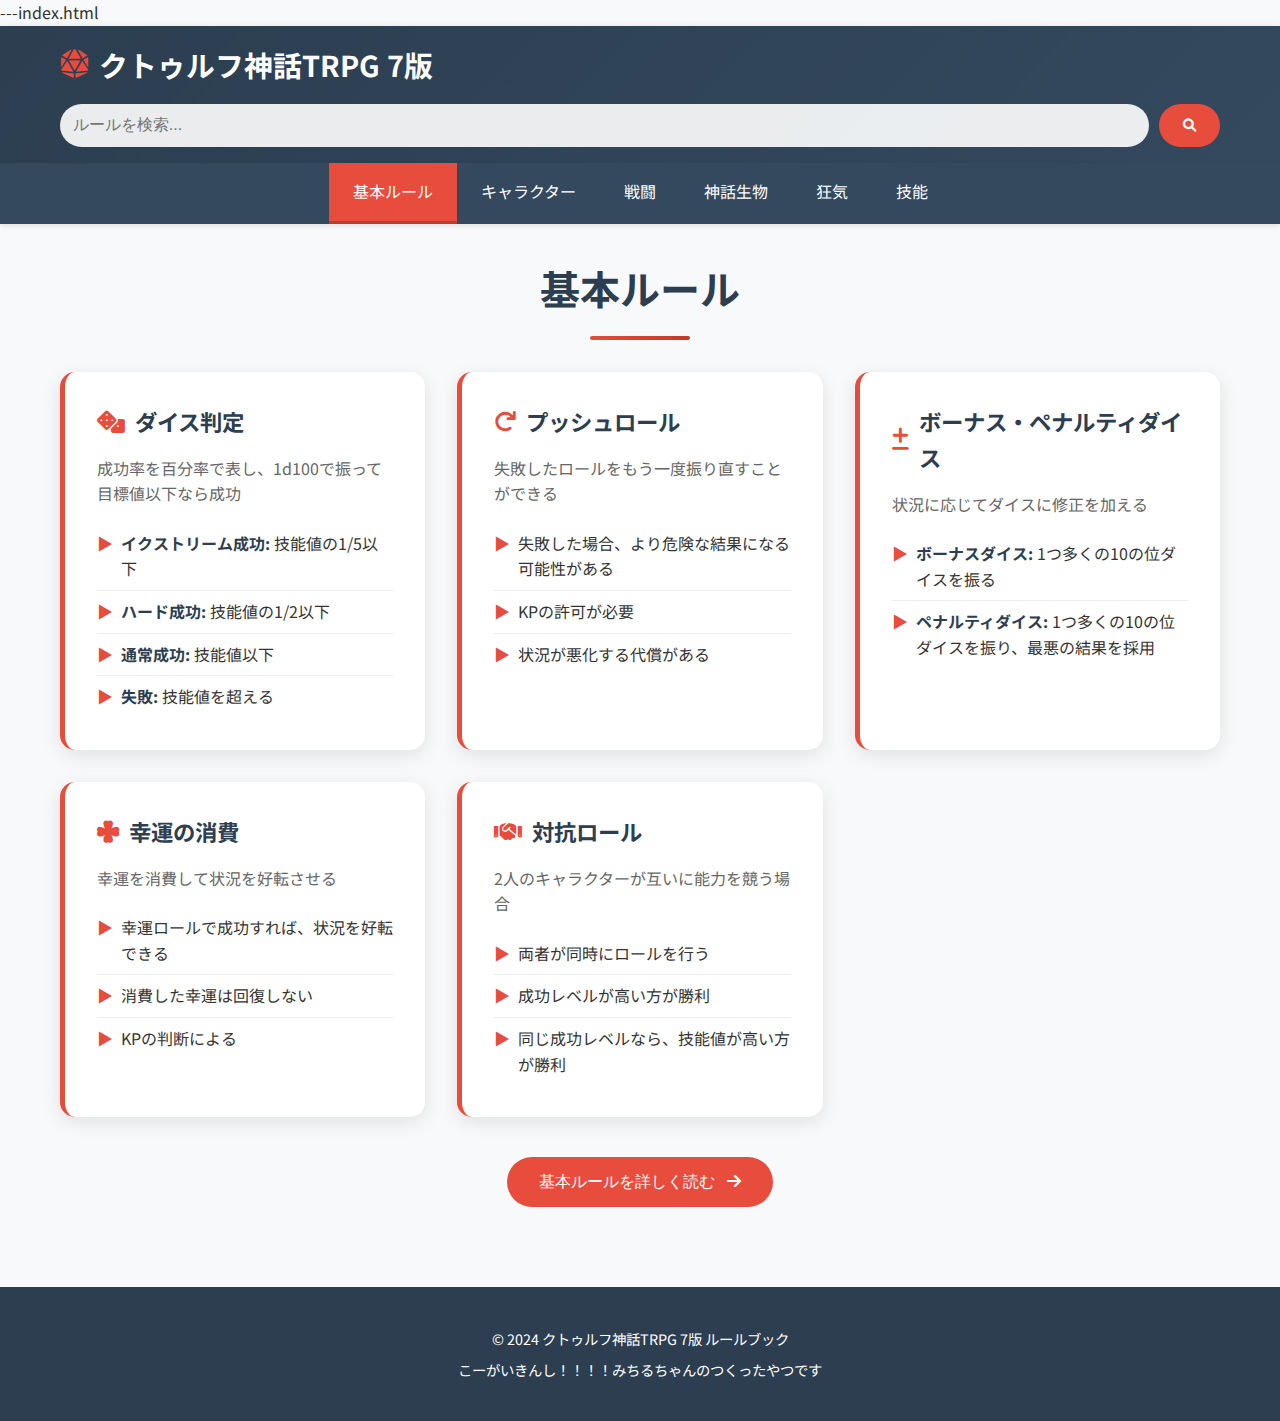
<file: index.html>
---index.html
<!DOCTYPE html>
<html lang="ja">
<head>
    <meta charset="UTF-8">
    <meta name="viewport" content="width=device-width, initial-scale=1.0">
    <title>クトゥルフ神話TRPG 7版 ルールブック</title>
    <link rel="stylesheet" href="css/style.css">
    <link href="https://fonts.googleapis.com/css2?family=Noto+Sans+JP:wght@300;400;500;700&display=swap" rel="stylesheet">
    <link rel="stylesheet" href="https://cdnjs.cloudflare.com/ajax/libs/font-awesome/6.0.0/css/all.min.css">
</head>
<body>
    <header class="header">
        <div class="container">
            <h1 class="site-title">
                <i class="fas fa-dice-d20"></i>
                クトゥルフ神話TRPG 7版
            </h1>
            <div class="search-container">
                <input type="text" id="searchInput" placeholder="ルールを検索..." class="search-input">
                <button onclick="searchRules()" class="search-btn">
                    <i class="fas fa-search"></i>
                </button>
            </div>
        </div>
    </header>

    <nav class="nav">
        <div class="container">
            <ul class="nav-menu">
                <li><a href="#basic-rules" onclick="showSection('basic-rules')">基本ルール</a></li>
                <li><a href="#character" onclick="showSection('character')">キャラクター</a></li>
                <li><a href="#combat" onclick="showSection('combat')">戦闘</a></li>
                <li><a href="#mythos" onclick="showSection('mythos')">神話生物</a></li>
                <li><a href="#madness" onclick="showSection('madness')">狂気</a></li>
                <li><a href="#skills" onclick="showSection('skills')">技能</a></li>
            </ul>
        </div>
    </nav>

    <main class="main">
        <div class="container">
            <div id="searchResults" class="search-results" style="display: none;">
                <h2>検索結果</h2>
                <div id="searchResultsContent"></div>
            </div>

            <section id="basic-rules" class="content-section">
                <h2>基本ルール</h2>
                <div class="rule-grid">
                    <div class="rule-card">
                        <h3><i class="fas fa-dice"></i> ダイス判定</h3>
                        <p>成功率を百分率で表し、1d100で振って目標値以下なら成功</p>
                        <ul>
                            <li><strong>イクストリーム成功:</strong> 技能値の1/5以下</li>
                            <li><strong>ハード成功:</strong> 技能値の1/2以下</li>
                            <li><strong>通常成功:</strong> 技能値以下</li>
                            <li><strong>失敗:</strong> 技能値を超える</li>
                        </ul>
                    </div>
                    
                    <div class="rule-card">
                        <h3><i class="fas fa-redo"></i> プッシュロール</h3>
                        <p>失敗したロールをもう一度振り直すことができる</p>
                        <ul>
                            <li>失敗した場合、より危険な結果になる可能性がある</li>
                            <li>KPの許可が必要</li>
                            <li>状況が悪化する代償がある</li>
                        </ul>
                    </div>

                    <div class="rule-card">
                        <h3><i class="fas fa-plus-minus"></i> ボーナス・ペナルティダイス</h3>
                        <p>状況に応じてダイスに修正を加える</p>
                        <ul>
                            <li><strong>ボーナスダイス:</strong> 1つ多くの10の位ダイスを振る</li>
                            <li><strong>ペナルティダイス:</strong> 1つ多くの10の位ダイスを振り、最悪の結果を採用</li>
                        </ul>
                    </div>

                    <div class="rule-card">
                        <h3><i class="fas fa-clover"></i> 幸運の消費</h3>
                        <p>幸運を消費して状況を好転させる</p>
                        <ul>
                            <li>幸運ロールで成功すれば、状況を好転できる</li>
                            <li>消費した幸運は回復しない</li>
                            <li>KPの判断による</li>
                        </ul>
                    </div>

                    <div class="rule-card">
                        <h3><i class="fas fa-handshake"></i> 対抗ロール</h3>
                        <p>2人のキャラクターが互いに能力を競う場合</p>
                        <ul>
                            <li>両者が同時にロールを行う</li>
                            <li>成功レベルが高い方が勝利</li>
                            <li>同じ成功レベルなら、技能値が高い方が勝利</li>
                        </ul>
                    </div>
                </div>
                <div class="detail-nav">
                    <button onclick="goToPage('basic-rules.html')" class="detail-link">
                        基本ルールを詳しく読む <i class="fas fa-arrow-right"></i>
                    </button>
                </div>
            
            </section>

            <section id="character" class="content-section" style="display: none;">
                <h2>キャラクター作成</h2>
                <div class="rule-grid">
                    <div class="rule-card">
                        <h3><i class="fas fa-user"></i> 能力値</h3>
                        <p>キャラクターの基本能力を決定する</p>
                        <ul>
                            <li><strong>STR（筋力）:</strong> 物理的な力</li>
                            <li><strong>CON（体力）:</strong> 健康と耐久力</li>
                            <li><strong>DEX（敏捷）:</strong> 反射神経と器用さ</li>
                            <li><strong>INT（知性）:</strong> 知力と理解力</li>
                            <li><strong>POW（精神力）:</strong> 意志力と精神の強さ</li>
                            <li><strong>APP（外見）:</strong> 魅力と外見</li>
                            <li><strong>SIZ（サイズ）:</strong> 体の大きさ</li>
                            <li><strong>EDU（教育）:</strong> 教育と知識</li>
                        </ul>
                    </div>

                    <div class="rule-card">
                        <h3><i class="fas fa-heart"></i> 派生値</h3>
                        <p>能力値から計算される派生的な値</p>
                        <ul>
                            <li><strong>HP（ヒットポイント）:</strong> (CON+SIZ)÷10（切り捨て）</li>
                            <li><strong>MP（マジックポイント）:</strong> POW÷5（切り捨て）</li>
                            <li><strong>SAN（正気度）:</strong> POW×5</li>
                            <li><strong>幸運:</strong> POW×5</li>
                            <li><strong>ビルド（BLD）:</strong> STR+SIZから算出</li>
                            <li><strong>ムーブ（MOV）:</strong> DEXとSTR・SIZから算出</li>
                        </ul>
                    </div>

                    <div class="rule-card">
                        <h3><i class="fas fa-chart-line"></i> 技能上限</h3>
                        <p>技能の成長には上限がある</p>
                        <ul>
                            <li><strong>基本上限:</strong> 技能値の75%</li>
                            <li><strong>職業技能:</strong> 技能値の90%</li>
                            <li><strong>興味本位技能:</strong> 技能値の50%</li>
                            <li>成長ロールで上限を超えることも可能</li>
                        </ul>
                    </div>
                </div>
                <div class="detail-nav">
                    <button onclick="goToPage('character.html')" class="detail-link">
                        キャラクター作成 詳細 <i class="fas fa-arrow-right"></i>
                    </button>
                </div>

            </section>

            <section id="combat" class="content-section" style="display: none;">
                <h2>戦闘ルール</h2>
                <div class="rule-grid">
                    <div class="rule-card">
                        <h3><i class="fas fa-fist-raised"></i> 基本応戦</h3>
                        <p>戦闘開始時の基本行動</p>
                        <ul>
                            <li>DEXの高い順に行動</li>
                            <li>1ラウンドは6秒</li>
                            <li>1回の行動でできることは1つ</li>
                            <li>移動または攻撃のどちらか</li>
                        </ul>
                    </div>

                    <div class="rule-card">
                        <h3><i class="fas fa-crosshairs"></i> 貫通攻撃</h3>
                        <p>装甲を貫通する攻撃</p>
                        <ul>
                            <li>攻撃が貫通値以上のダメージを与えた場合</li>
                            <li>追加ダメージを与える</li>
                            <li>防具を無視したダメージ計算</li>
                        </ul>
                    </div>

                    <div class="rule-card">
                        <h3><i class="fas fa-shield-alt"></i> 反撃</h3>
                        <p>攻撃を受けた際の反撃</p>
                        <ul>
                            <li>攻撃を受けた場合、同じターンに反撃可能</li>
                            <li>反撃は通常攻撃と同じ扱い</li>
                            <li>DEXが同じ場合、同時に攻撃</li>
                        </ul>
                    </div>

                    <div class="rule-card">
                        <h3><i class="fas fa-bed"></i> ノックアウト</h3>
                        <p>意識を失った状態</p>
                        <ul>
                            <li>HPが0以下になった場合</li>
                            <li>毎ラウンド、CONロールを行う</li>
                            <li>失敗すると死亡</li>
                            <li>成功しても1d6時間意識不明</li>
                        </ul>
                    </div>
                </div>
                <div class="detail-nav">
                    <button onclick="goToPage('combat.html')" class="detail-link">
                        戦闘ルール 詳細 <i class="fas fa-arrow-right"></i>
                    </button>
                </div>

            </section>

            <section id="mythos" class="content-section" style="display: none;">
                <h2>神話生物</h2>
                <div class="rule-grid">
                    <div class="rule-card">
                        <h3><i class="fas fa-dragon"></i> 代表的な神話生物</h3>
                        <p>クトゥルフ神話に登場する生物たち</p>
                        <ul>
                            <li><strong>ディープ・ワン:</strong> 人魚のような存在、人間と混血可能</li>
                            <li><strong>ミ＝ゴ:</strong> 外宇宙から来た真菌生物</li>
                            <li><strong>シャンブル・フロッグス:</strong> 盲目の魔術使い</li>
                            <li><strong>ナイト・ガント:</strong> 黒い翼を持つ悪魔的存在</li>
                            <li><strong>クトゥルフ:</strong> 偉大なる旧日支配者</li>
                        </ul>
                    </div>

                    <div class="rule-card">
                        <h3><i class="fas fa-brain"></i> 遭遇の影響</h3>
                        <p>神話生物との遭遇による精神的ダメージ</p>
                        <ul>
                            <li>遭遇時にSANロールが必要</li>
                            <li>失敗すると正気度ポイントを失う</li>
                            <li>イクストリーム失敗で一時的狂気</li>
                            <li>累積的な恐怖による精神的創傷</li>
                        </ul>
                    </div>
                </div>
                <div class="detail-nav">
                    <button onclick="goToPage('mythos-creatures.html')" class="detail-link">
                        神話生物 詳細 <i class="fas fa-arrow-right"></i>
                    </button>
                </div>
            </section>

            <section id="madness" class="content-section" style="display: none;">
                <h2>狂気</h2>
                <div class="rule-grid">
                    <div class="rule-card">
                        <h3><i class="fas fa-brain"></i> 狂気の発動</h3>
                        <p>正気度を失った際の精神的影響</p>
                        <ul>
                            <li>SANポイントを1回で5以上失った場合</li>
                            <li>SANポイントを累計で現在の半分以下になった場合</li>
                            <li>狂気ロールを行う</li>
                            <li>失敗すると一時的狂気</li>
                        </ul>
                    </div>

                    <div class="rule-card">
                        <h3><i class="fas fa-clock"></i> 一時的狂気</h3>
                        <p>短期的な精神的異常</p>
                        <ul>
                            <li>1d10ラウンド続く</li>
                            <li>戦闘不能になることもある</li>
                            <li>症状は多種多様</li>
                            <li>回復後も記憶に残る</li>
                        </ul>
                    </div>

                    <div class="rule-card">
                        <h3><i class="fas fa-calendar-alt"></i> 恒久的狂気</h3>
                        <p>長期的な精神的影響</p>
                        <ul>
                            <li>SANポイントが0になった場合</li>
                            <li>キャラクターが精神崩壊</li>
                            <li>治療が必要</li>
                            <li>回復は非常に困難</li>
                        </ul>
                    </div>
                </div>
                <div class="detail-nav">
                    <button onclick="goToPage('madness.html')" class="detail-link">
                        狂気ルール 詳細 <i class="fas fa-arrow-right"></i>
                    </button>
                </div>
            </section>

            <section id="skills" class="content-section" style="display: none;">
                <h2>技能</h2>
                <div class="rule-grid">
                    <div class="rule-card">
                        <h3><i class="fas fa-list"></i> 主要技能カテゴリ</h3>
                        <p>技能の種類と用途</p>
                        <ul>
                            <li><strong>戦闘技能:</strong> キック、グラップル、拳銃、マシンガン</li>
                            <li><strong>知識技能:</strong> 医学、化学、生物学、考古学</li>
                            <li><strong>行動技能:</strong> 隠密、聞き耳、忍び歩き、運転</li>
                            <li><strong>交渉技能:</strong> 説得、信用、言いくるめ、脅迫</li>
                            <li><strong>芸術技能:</strong> 演技、美術、文筆、楽器</li>
                        </ul>
                    </div>

                    <div class="rule-card">
                        <h3><i class="fas fa-arrow-up"></i> 技能の成長</h3>
                        <p>技能を上げる方法</p>
                        <ul>
                            <li>成功した技能ロールに対して成長ロール</li>
                            <li>1d100を振って技能値を超えたら成長</li>
                            <li>1d10ポイント上昇</li>
                            <li>失敗しても成長の可能性あり</li>
                        </ul>
                    </div>

                    <div class="rule-card">
                        <h3><i class="fas fa-briefcase"></i> 職業技能</h3>
                        <p>職業に関連する技能</p>
                        <ul>
                            <li>職業ごとに得意な技能が決まっている</li>
                            <li>より高い初期値を持つ</li>
                            <li>成長しやすい</li>
                            <li>キャラクターの背景を表す</li>
                        </ul>
                    </div>
                </div>
                <div class="detail-nav">
                    <button onclick="goToPage('skills.html')" class="detail-link">
                        技能一覧 詳細 <i class="fas fa-arrow-right"></i>
                    </button>
                </div>
            </section>
        </div>
    </main>

    <footer class="footer">
        <div class="container">
            <p>&copy; 2024 クトゥルフ神話TRPG 7版 ルールブック</p>
            <p>こーがいきんし！！！！みちるちゃんのつくったやつです</p>
        </div>
    </footer>

    <script src="js/main.js"></script>
</body>
</html>
</file>
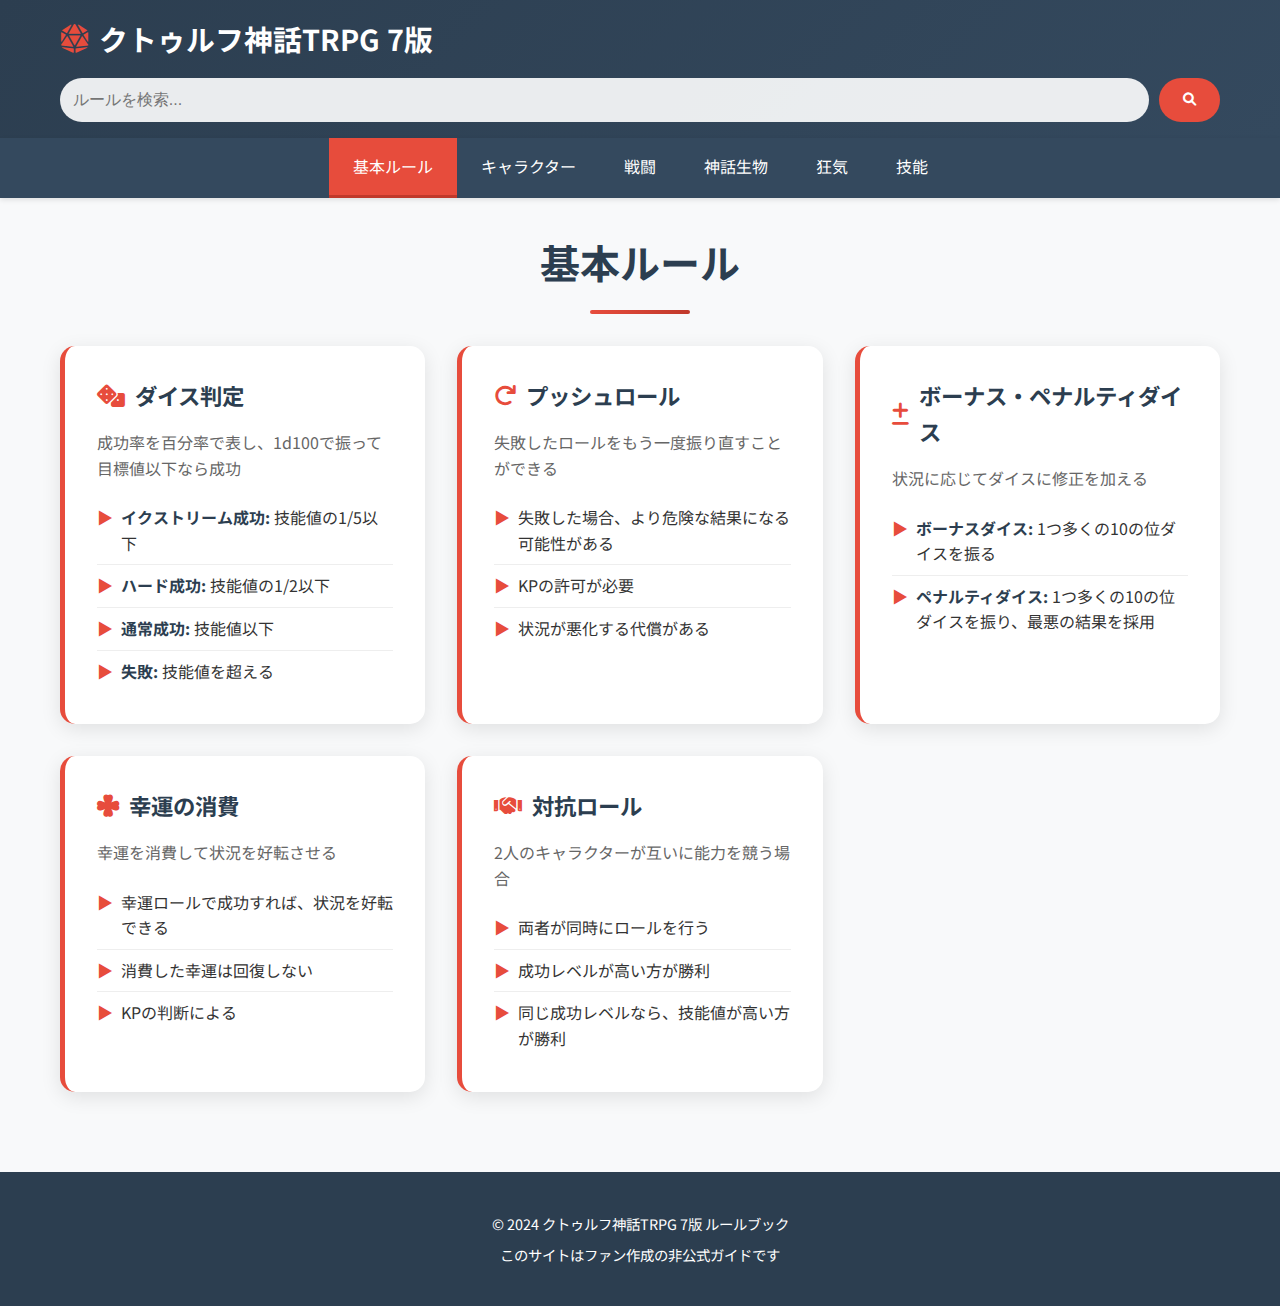
<file: CoC_7/index.html>
<!DOCTYPE html>
<html lang="ja">
<head>
    <meta charset="UTF-8">
    <meta name="viewport" content="width=device-width, initial-scale=1.0">
    <title>クトゥルフ神話TRPG 7版 ルールブック</title>
    <link rel="stylesheet" href="css/style.css">
    <link href="https://fonts.googleapis.com/css2?family=Noto+Sans+JP:wght@300;400;500;700&display=swap" rel="stylesheet">
    <link rel="stylesheet" href="https://cdnjs.cloudflare.com/ajax/libs/font-awesome/6.0.0/css/all.min.css">
</head>
<body>
    <header class="header">
        <div class="container">
            <h1 class="site-title">
                <i class="fas fa-dice-d20"></i>
                クトゥルフ神話TRPG 7版
            </h1>
            <div class="search-container">
                <input type="text" id="searchInput" placeholder="ルールを検索..." class="search-input">
                <button onclick="searchRules()" class="search-btn">
                    <i class="fas fa-search"></i>
                </button>
            </div>
        </div>
    </header>

    <nav class="nav">
        <div class="container">
            <ul class="nav-menu">
                <li><a href="#basic-rules" onclick="showSection('basic-rules')">基本ルール</a></li>
                <li><a href="#character" onclick="showSection('character')">キャラクター</a></li>
                <li><a href="#combat" onclick="showSection('combat')">戦闘</a></li>
                <li><a href="#mythos" onclick="showSection('mythos')">神話生物</a></li>
                <li><a href="#madness" onclick="showSection('madness')">狂気</a></li>
                <li><a href="#skills" onclick="showSection('skills')">技能</a></li>
            </ul>
        </div>
    </nav>

    <main class="main">
        <div class="container">
            <div id="searchResults" class="search-results" style="display: none;">
                <h2>検索結果</h2>
                <div id="searchResultsContent"></div>
            </div>

            <section id="basic-rules" class="content-section">
                <h2>基本ルール</h2>
                <div class="rule-grid">
                    <div class="rule-card">
                        <h3><i class="fas fa-dice"></i> ダイス判定</h3>
                        <p>成功率を百分率で表し、1d100で振って目標値以下なら成功</p>
                        <ul>
                            <li><strong>イクストリーム成功:</strong> 技能値の1/5以下</li>
                            <li><strong>ハード成功:</strong> 技能値の1/2以下</li>
                            <li><strong>通常成功:</strong> 技能値以下</li>
                            <li><strong>失敗:</strong> 技能値を超える</li>
                        </ul>
                    </div>
                    
                    <div class="rule-card">
                        <h3><i class="fas fa-redo"></i> プッシュロール</h3>
                        <p>失敗したロールをもう一度振り直すことができる</p>
                        <ul>
                            <li>失敗した場合、より危険な結果になる可能性がある</li>
                            <li>KPの許可が必要</li>
                            <li>状況が悪化する代償がある</li>
                        </ul>
                    </div>

                    <div class="rule-card">
                        <h3><i class="fas fa-plus-minus"></i> ボーナス・ペナルティダイス</h3>
                        <p>状況に応じてダイスに修正を加える</p>
                        <ul>
                            <li><strong>ボーナスダイス:</strong> 1つ多くの10の位ダイスを振る</li>
                            <li><strong>ペナルティダイス:</strong> 1つ多くの10の位ダイスを振り、最悪の結果を採用</li>
                        </ul>
                    </div>

                    <div class="rule-card">
                        <h3><i class="fas fa-clover"></i> 幸運の消費</h3>
                        <p>幸運を消費して状況を好転させる</p>
                        <ul>
                            <li>幸運ロールで成功すれば、状況を好転できる</li>
                            <li>消費した幸運は回復しない</li>
                            <li>KPの判断による</li>
                        </ul>
                    </div>

                    <div class="rule-card">
                        <h3><i class="fas fa-handshake"></i> 対抗ロール</h3>
                        <p>2人のキャラクターが互いに能力を競う場合</p>
                        <ul>
                            <li>両者が同時にロールを行う</li>
                            <li>成功レベルが高い方が勝利</li>
                            <li>同じ成功レベルなら、技能値が高い方が勝利</li>
                        </ul>
                    </div>
                </div>
            </section>

            <section id="character" class="content-section" style="display: none;">
                <h2>キャラクター作成</h2>
                <div class="rule-grid">
                    <div class="rule-card">
                        <h3><i class="fas fa-user"></i> 能力値</h3>
                        <p>キャラクターの基本能力を決定する</p>
                        <ul>
                            <li><strong>STR（筋力）:</strong> 物理的な力</li>
                            <li><strong>CON（体力）:</strong> 健康と耐久力</li>
                            <li><strong>DEX（敏捷）:</strong> 反射神経と器用さ</li>
                            <li><strong>INT（知性）:</strong> 知力と理解力</li>
                            <li><strong>POW（精神力）:</strong> 意志力と精神の強さ</li>
                            <li><strong>APP（外見）:</strong> 魅力と外見</li>
                            <li><strong>SIZ（サイズ）:</strong> 体の大きさ</li>
                            <li><strong>EDU（教育）:</strong> 教育と知識</li>
                        </ul>
                    </div>

                    <div class="rule-card">
                        <h3><i class="fas fa-heart"></i> 派生値</h3>
                        <p>能力値から計算される派生的な値</p>
                        <ul>
                            <li><strong>HP（ヒットポイント）:</strong> (CON+SIZ)÷10（切り捨て）</li>
                            <li><strong>MP（マジックポイント）:</strong> POW÷5（切り捨て）</li>
                            <li><strong>SAN（正気度）:</strong> POW×5</li>
                            <li><strong>幸運:</strong> POW×5</li>
                            <li><strong>ビルド（BLD）:</strong> STR+SIZから算出</li>
                            <li><strong>ムーブ（MOV）:</strong> DEXとSTR・SIZから算出</li>
                        </ul>
                    </div>

                    <div class="rule-card">
                        <h3><i class="fas fa-chart-line"></i> 技能上限</h3>
                        <p>技能の成長には上限がある</p>
                        <ul>
                            <li><strong>基本上限:</strong> 技能値の75%</li>
                            <li><strong>職業技能:</strong> 技能値の90%</li>
                            <li><strong>興味本位技能:</strong> 技能値の50%</li>
                            <li>成長ロールで上限を超えることも可能</li>
                        </ul>
                    </div>
                </div>
            </section>

            <section id="combat" class="content-section" style="display: none;">
                <h2>戦闘ルール</h2>
                <div class="rule-grid">
                    <div class="rule-card">
                        <h3><i class="fas fa-fist-raised"></i> 基本応戦</h3>
                        <p>戦闘開始時の基本行動</p>
                        <ul>
                            <li>DEXの高い順に行動</li>
                            <li>1ラウンドは6秒</li>
                            <li>1回の行動でできることは1つ</li>
                            <li>移動または攻撃のどちらか</li>
                        </ul>
                    </div>

                    <div class="rule-card">
                        <h3><i class="fas fa-crosshairs"></i> 貫通攻撃</h3>
                        <p>装甲を貫通する攻撃</p>
                        <ul>
                            <li>攻撃が貫通値以上のダメージを与えた場合</li>
                            <li>追加ダメージを与える</li>
                            <li>防具を無視したダメージ計算</li>
                        </ul>
                    </div>

                    <div class="rule-card">
                        <h3><i class="fas fa-shield-alt"></i> 反撃</h3>
                        <p>攻撃を受けた際の反撃</p>
                        <ul>
                            <li>攻撃を受けた場合、同じターンに反撃可能</li>
                            <li>反撃は通常攻撃と同じ扱い</li>
                            <li>DEXが同じ場合、同時に攻撃</li>
                        </ul>
                    </div>

                    <div class="rule-card">
                        <h3><i class="fas fa-bed"></i> ノックアウト</h3>
                        <p>意識を失った状態</p>
                        <ul>
                            <li>HPが0以下になった場合</li>
                            <li>毎ラウンド、CONロールを行う</li>
                            <li>失敗すると死亡</li>
                            <li>成功しても1d6時間意識不明</li>
                        </ul>
                    </div>
                </div>
            </section>

            <section id="mythos" class="content-section" style="display: none;">
                <h2>神話生物</h2>
                <div class="rule-grid">
                    <div class="rule-card">
                        <h3><i class="fas fa-dragon"></i> 代表的な神話生物</h3>
                        <p>クトゥルフ神話に登場する生物たち</p>
                        <ul>
                            <li><strong>ディープ・ワン:</strong> 人魚のような存在、人間と混血可能</li>
                            <li><strong>ミ＝ゴ:</strong> 外宇宙から来た真菌生物</li>
                            <li><strong>シャンブル・フロッグス:</strong> 盲目の魔術使い</li>
                            <li><strong>ナイト・ガント:</strong> 黒い翼を持つ悪魔的存在</li>
                            <li><strong>クトゥルフ:</strong> 偉大なる旧日支配者</li>
                        </ul>
                    </div>

                    <div class="rule-card">
                        <h3><i class="fas fa-brain"></i> 遭遇の影響</h3>
                        <p>神話生物との遭遇による精神的ダメージ</p>
                        <ul>
                            <li>遭遇時にSANロールが必要</li>
                            <li>失敗すると正気度ポイントを失う</li>
                            <li>イクストリーム失敗で一時的狂気</li>
                            <li>累積的な恐怖による精神的創傷</li>
                        </ul>
                    </div>
                </div>
            </section>

            <section id="madness" class="content-section" style="display: none;">
                <h2>狂気</h2>
                <div class="rule-grid">
                    <div class="rule-card">
                        <h3><i class="fas fa-brain"></i> 狂気の発動</h3>
                        <p>正気度を失った際の精神的影響</p>
                        <ul>
                            <li>SANポイントを1回で5以上失った場合</li>
                            <li>SANポイントを累計で現在の半分以下になった場合</li>
                            <li>狂気ロールを行う</li>
                            <li>失敗すると一時的狂気</li>
                        </ul>
                    </div>

                    <div class="rule-card">
                        <h3><i class="fas fa-clock"></i> 一時的狂気</h3>
                        <p>短期的な精神的異常</p>
                        <ul>
                            <li>1d10ラウンド続く</li>
                            <li>戦闘不能になることもある</li>
                            <li>症状は多種多様</li>
                            <li>回復後も記憶に残る</li>
                        </ul>
                    </div>

                    <div class="rule-card">
                        <h3><i class="fas fa-calendar-alt"></i> 恒久的狂気</h3>
                        <p>長期的な精神的影響</p>
                        <ul>
                            <li>SANポイントが0になった場合</li>
                            <li>キャラクターが精神崩壊</li>
                            <li>治療が必要</li>
                            <li>回復は非常に困難</li>
                        </ul>
                    </div>
                </div>
            </section>

            <section id="skills" class="content-section" style="display: none;">
                <h2>技能</h2>
                <div class="rule-grid">
                    <div class="rule-card">
                        <h3><i class="fas fa-list"></i> 主要技能カテゴリ</h3>
                        <p>技能の種類と用途</p>
                        <ul>
                            <li><strong>戦闘技能:</strong> キック、グラップル、拳銃、マシンガン</li>
                            <li><strong>知識技能:</strong> 医学、化学、生物学、考古学</li>
                            <li><strong>行動技能:</strong> 隠密、聞き耳、忍び歩き、運転</li>
                            <li><strong>交渉技能:</strong> 説得、信用、言いくるめ、脅迫</li>
                            <li><strong>芸術技能:</strong> 演技、美術、文筆、楽器</li>
                        </ul>
                    </div>

                    <div class="rule-card">
                        <h3><i class="fas fa-arrow-up"></i> 技能の成長</h3>
                        <p>技能を上げる方法</p>
                        <ul>
                            <li>成功した技能ロールに対して成長ロール</li>
                            <li>1d100を振って技能値を超えたら成長</li>
                            <li>1d10ポイント上昇</li>
                            <li>失敗しても成長の可能性あり</li>
                        </ul>
                    </div>

                    <div class="rule-card">
                        <h3><i class="fas fa-briefcase"></i> 職業技能</h3>
                        <p>職業に関連する技能</p>
                        <ul>
                            <li>職業ごとに得意な技能が決まっている</li>
                            <li>より高い初期値を持つ</li>
                            <li>成長しやすい</li>
                            <li>キャラクターの背景を表す</li>
                        </ul>
                    </div>
                </div>
            </section>
        </div>
    </main>

    <footer class="footer">
        <div class="container">
            <p>&copy; 2024 クトゥルフ神話TRPG 7版 ルールブック</p>
            <p>このサイトはファン作成の非公式ガイドです</p>
        </div>
    </footer>

    <script src="js/main.js"></script>
</body>
</html>
</file>
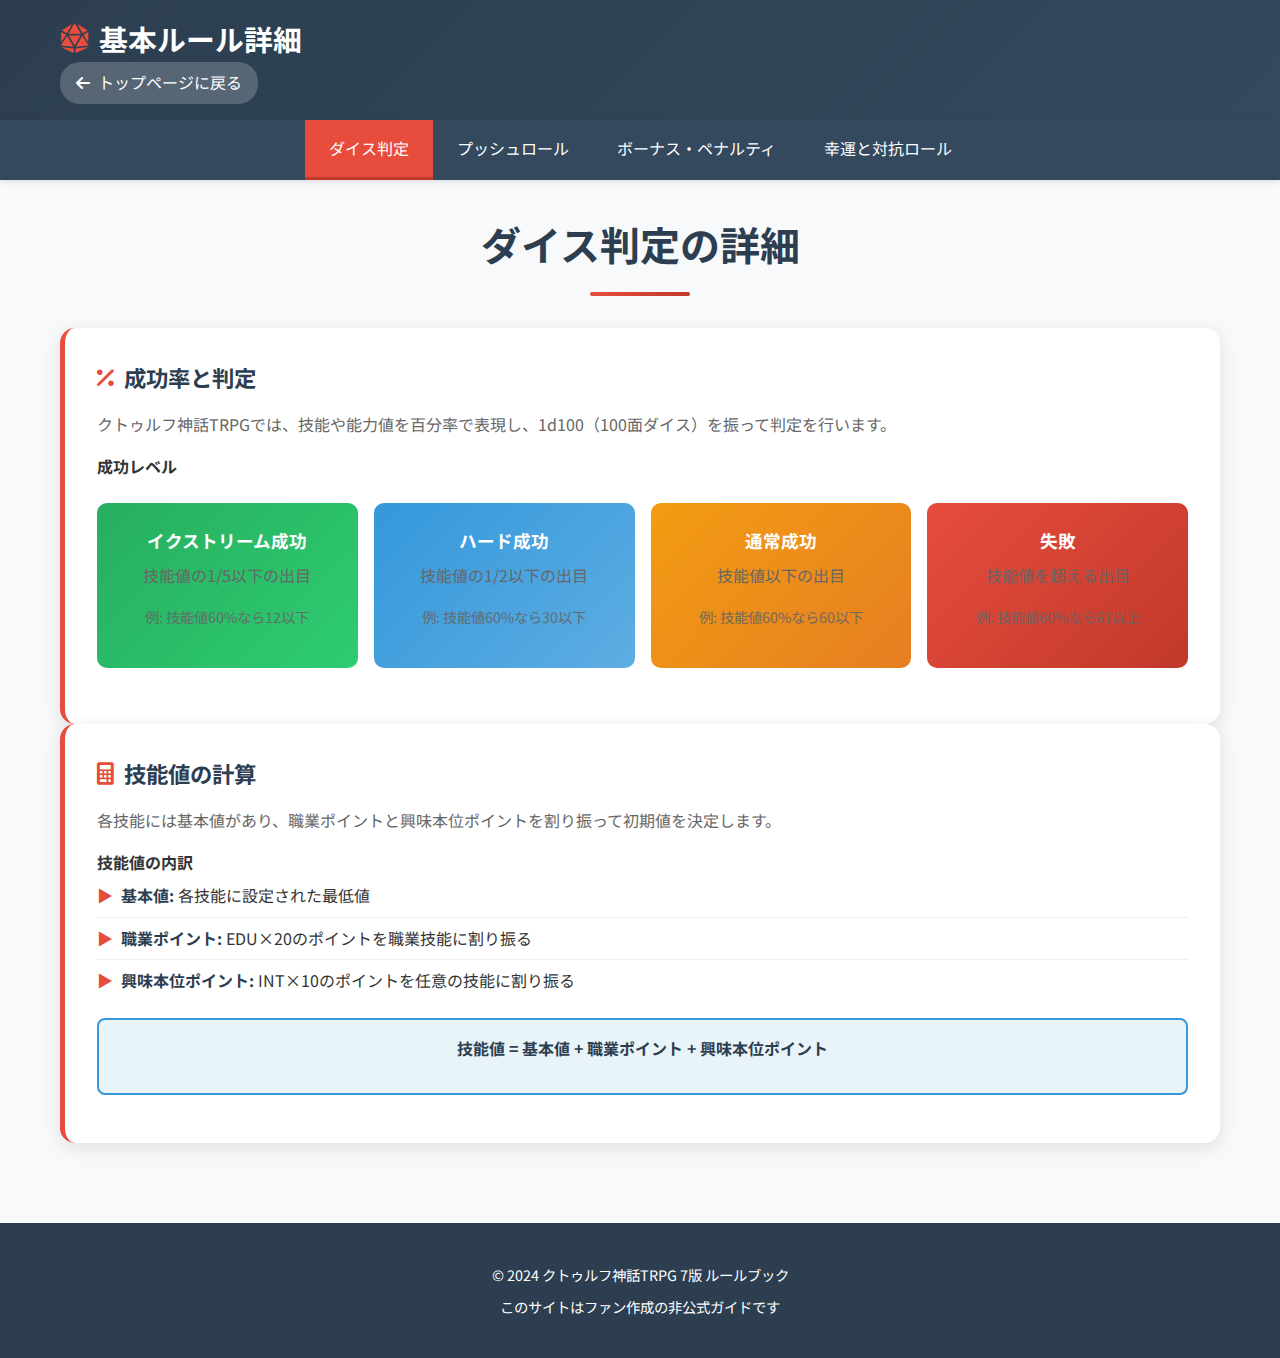
<file: basic-rules.html>
<!DOCTYPE html>
<html lang="ja">
<head>
    <meta charset="UTF-8">
    <meta name="viewport" content="width=device-width, initial-scale=1.0">
    <title>基本ルール詳細 - クトゥルフ神話TRPG 7版</title>
    <link rel="stylesheet" href="css/style.css">
    <link href="https://fonts.googleapis.com/css2?family=Noto+Sans+JP:wght@300;400;500;700&display=swap" rel="stylesheet">
    <link rel="stylesheet" href="https://cdnjs.cloudflare.com/ajax/libs/font-awesome/6.0.0/css/all.min.css">
</head>
<body>
    <header class="header">
        <div class="container">
            <h1 class="site-title">
                <i class="fas fa-dice-d20"></i>
                基本ルール詳細
            </h1>
            <a href="index.html" class="back-link">
                <i class="fas fa-arrow-left"></i> トップページに戻る
            </a>
        </div>
    </header>

    <nav class="nav">
        <div class="container">
            <ul class="nav-menu">
                <li><a href="#dice-mechanics" onclick="showSection('dice-mechanics')">ダイス判定</a></li>
                <li><a href="#push-roll" onclick="showSection('push-roll')">プッシュロール</a></li>
                <li><a href="#bonus-penalty" onclick="showSection('bonus-penalty')">ボーナス・ペナルティ</a></li>
                <li><a href="#luck" onclick="showSection('luck')">幸運と対抗ロール</a></li>
            </ul>
        </div>
    </nav>

    <main class="main">
        <div class="container">
            <section id="dice-mechanics" class="content-section">
                <h2>ダイス判定の詳細</h2>
                
                <div class="rule-card">
                    <h3><i class="fas fa-percentage"></i> 成功率と判定</h3>
                    <p>クトゥルフ神話TRPGでは、技能や能力値を百分率で表現し、1d100（100面ダイス）を振って判定を行います。</p>
                    
                    <h4>成功レベル</h4>
                    <div class="success-levels">
                        <div class="success-level critical">
                            <h5>イクストリーム成功</h5>
                            <p>技能値の1/5以下の出目</p>
                            <p class="example">例: 技能値60%なら12以下</p>
                        </div>
                        <div class="success-level hard">
                            <h5>ハード成功</h5>
                            <p>技能値の1/2以下の出目</p>
                            <p class="example">例: 技能値60%なら30以下</p>
                        </div>
                        <div class="success-level normal">
                            <h5>通常成功</h5>
                            <p>技能値以下の出目</p>
                            <p class="example">例: 技能値60%なら60以下</p>
                        </div>
                        <div class="success-level fail">
                            <h5>失敗</h5>
                            <p>技能値を超える出目</p>
                            <p class="example">例: 技能値60%なら61以上</p>
                        </div>
                    </div>
                </div>

                <div class="rule-card">
                    <h3><i class="fas fa-calculator"></i> 技能値の計算</h3>
                    <p>各技能には基本値があり、職業ポイントと興味本位ポイントを割り振って初期値を決定します。</p>
                    
                    <h4>技能値の内訳</h4>
                    <ul>
                        <li><strong>基本値:</strong> 各技能に設定された最低値</li>
                        <li><strong>職業ポイント:</strong> EDU×20のポイントを職業技能に割り振る</li>
                        <li><strong>興味本位ポイント:</strong> INT×10のポイントを任意の技能に割り振る</li>
                    </ul>
                    
                    <div class="formula-box">
                        <p><strong>技能値 = 基本値 + 職業ポイント + 興味本位ポイント</strong></p>
                    </div>
                </div>
            </section>

            <section id="push-roll" class="content-section" style="display: none;">
                <h2>プッシュロールの詳細</h2>
                
                <div class="rule-card">
                    <h3><i class="fas fa-redo-alt"></i> プッシュロールとは</h3>
                    <p>プッシュロールは、失敗したロールをもう一度振り直すことができる特別なルールです。</p>
                    
                    <div class="warning-box">
                        <h4><i class="fas fa-exclamation-triangle"></i> 重要な注意点</h4>
                        <ul>
                            <li>KP（キーパー）の許可が必要</li>
                            <li>失敗した場合、より危険な結果になる</li>
                            <li>状況が悪化する代償がある</li>
                            <li>同じロールに複数回適用できない</li>
                        </ul>
                    </div>
                </div>

                <div class="rule-card">
                    <h3><i class="fas fa-book-dead"></i> プッシュ失敗の例</h3>
                    <div class="example-scenarios">
                        <div class="scenario">
                            <h4>図書館での調査</h4>
                            <p><strong>通常失敗:</strong> 情報が見つからない</p>
                            <p><strong>プッシュ失敗:</strong> 貴重な資料を破損させ、図書館員に怒られる</p>
                        </div>
                        <div class="scenario">
                            <h4>交渉</h4>
                            <p><strong>通常失敗:</strong> 相手が興味を示さない</p>
                            <p><strong>プッシュ失敗:</strong> 相手を怒らせ、以後の交渉が不可能に</p>
                        </div>
                        <div class="scenario">
                            <h4>ロック解除</h4>
                            <p><strong>通常失敗:</strong> 鍵が開かない</p>
                            <p><strong>プッシュ失敗:</strong> 鍵を壊してしまい、部屋に入れなくなる</p>
                        </div>
                    </div>
                </div>
            </section>

            <section id="bonus-penalty" class="content-section" style="display: none;">
                <h2>ボーナスダイス・ペナルティダイス</h2>
                
                <div class="rule-card">
                    <h3><i class="fas fa-plus-circle"></i> ボーナスダイス</h3>
                    <p>有利な状況で1つ多くの10の位ダイスを振り、好きな方の結果を選択します。</p>
                    
                    <h4>ボーナスダイスの例</h4>
                    <ul>
                        <li>優れた道具を使用している</li>
                        <li>十分な時間がある</li>
                        <li>助けてくれる仲間がいる</li>
                        <li>環境が有利（明るい、静かなど）</li>
                    </ul>
                    
                    <div class="dice-example">
                        <p><strong>通常:</strong> 10の位ダイス1個 + 1の位ダイス1個</p>
                        <p><strong>ボーナス1個:</strong> 10の位ダイス2個 → 好きな方を選択</p>
                        <p><strong>ボーナス2個:</strong> 10の位ダイス3個 → 好きな方を選択</p>
                    </div>
                </div>

                <div class="rule-card">
                    <h3><i class="fas fa-minus-circle"></i> ペナルティダイス</h3>
                    <p>不利な状況で1つ多くの10の位ダイスを振り、最悪の結果を採用します。</p>
                    
                    <h4>ペナルティダイスの例</h4>
                    <ul>
                        <li>粗末な道具しかない</li>
                        <li>時間切れが近い</li>
                        <li>悪天候や真っ暗な環境</li>
                        <li>負傷している</li>
                    </ul>
                    
                    <div class="dice-example">
                        <p><strong>通常:</strong> 10の位ダイス1個 + 1の位ダイス1個</p>
                        <p><strong>ペナルティ1個:</strong> 10の位ダイス2個 → 最悪の結果を採用</p>
                        <p><strong>ペナルティ2個:</strong> 10の位ダイス3個 → 最悪の結果を採用</p>
                    </div>
                </div>
            </section>

            <section id="luck" class="content-section" style="display: none;">
                <h2>幸運と対抗ロール</h2>
                
                <div class="rule-card">
                    <h3><i class="fas fa-clover"></i> 幸運の消費</h3>
                    <p>幸運はキャラクターの運命力を表し、危機的な状況を好転させるために消費できます。</p>
                    
                    <h4>幸運の使用方法</h4>
                    <ol>
                        <li>KPに幸運を使いたい旨を宣言</li>
                        <li>現在の幸運値で幸運ロールを行う</li>
                        <li>成功すれば状況が好転する</li>
                        <li>消費した幸運は回復しない</li>
                    </ol>
                    
                    <div class="example-box">
                        <h5>使用例</h5>
                        <p>「銃口が相手に向いている瞬間、私は引き金を引こうとします」</p>
                        <p>「幸運を使って、相手が銃を落としていたとします」</p>
                    </div>
                </div>

                <div class="rule-card">
                    <h3><i class="fas fa-handshake"></i> 対抗ロール</h3>
                    <p>2人のキャラクターが互いに能力を競う場合、対抗ロールを行います。</p>
                    
                    <h4>対抗ロールの手順</h4>
                    <ol>
                        <li>両者が同時にロールを行う</li>
                        <li>成功レベルを比較する</li>
                        <li>成功レベルが高い方が勝利</li>
                        <li>同じ成功レベルなら、技能値が高い方が勝利</li>
                    </ol>
                    
                    <div class="vs-example">
                        <h5>対抗ロールの例</h5>
                        <div class="vs-comparison">
                            <div class="vs-side">
                                <h6>探偵（説明75%）</h6>
                                <p>出目: 32 → ハード成功</p>
                            </div>
                            <div class="vs-vs">VS</div>
                            <div class="vs-side">
                                <h6>詐欺師（言いくるめ65%）</h6>
                                <p>出目: 45 → 通常成功</p>
                            </div>
                        </div>
                        <p><strong>結果:</strong> 探偵のハード成功が勝利！</p>
                    </div>
                </div>
            </section>
        </div>
    </main>

    <footer class="footer">
        <div class="container">
            <p>&copy; 2024 クトゥルフ神話TRPG 7版 ルールブック</p>
            <p>このサイトはファン作成の非公式ガイドです</p>
        </div>
    </footer>

    <script src="js/main.js"></script>
    <script>
        // このページ専用のJavaScript
        document.addEventListener('DOMContentLoaded', function() {
            // 初期セクションを表示
            showSection('dice-mechanics');
        });
        
        // 成功レベルの説明をアニメーション
        function animateSuccessLevels() {
            const levels = document.querySelectorAll('.success-level');
            levels.forEach((level, index) => {
                setTimeout(() => {
                    level.style.opacity = '1';
                    level.style.transform = 'translateY(0)';
                }, index * 200);
            });
        }
        
        // ページ読み込み後にアニメーション実行
        setTimeout(animateSuccessLevels, 500);
    </script>
    
    <style>
        /* このページ専用の追加スタイル */
        .back-link {
            display: inline-flex;
            align-items: center;
            gap: 8px;
            color: white;
            text-decoration: none;
            padding: 8px 16px;
            background: rgba(255,255,255,0.2);
            border-radius: 20px;
            transition: all 0.3s ease;
        }
        
        .back-link:hover {
            background: rgba(255,255,255,0.3);
            transform: translateX(-3px);
        }
        
        .success-levels {
            display: grid;
            grid-template-columns: repeat(auto-fit, minmax(200px, 1fr));
            gap: 1rem;
            margin: 1.5rem 0;
        }
        
        .success-level {
            padding: 1.5rem;
            border-radius: 10px;
            text-align: center;
            opacity: 0;
            transform: translateY(20px);
            transition: all 0.6s ease;
        }
        
        .success-level.critical {
            background: linear-gradient(135deg, #27ae60, #2ecc71);
            color: white;
        }
        
        .success-level.hard {
            background: linear-gradient(135deg, #3498db, #5dade2);
            color: white;
        }
        
        .success-level.normal {
            background: linear-gradient(135deg, #f39c12, #e67e22);
            color: white;
        }
        
        .success-level.fail {
            background: linear-gradient(135deg, #e74c3c, #c0392b);
            color: white;
        }
        
        .success-level h5 {
            font-size: 1.1rem;
            margin-bottom: 0.5rem;
        }
        
        .success-level .example {
            font-size: 0.9rem;
            opacity: 0.9;
            margin-top: 0.5rem;
        }
        
        .warning-box {
            background: linear-gradient(135deg, #f39c12, #e67e22);
            color: white;
            padding: 1.5rem;
            border-radius: 10px;
            margin: 1rem 0;
        }
        
        .warning-box h4 {
            display: flex;
            align-items: center;
            gap: 10px;
            margin-bottom: 1rem;
        }
        
        .example-scenarios {
            display: grid;
            gap: 1rem;
            margin: 1rem 0;
        }
        
        .scenario {
            background: #f8f9fa;
            padding: 1rem;
            border-radius: 8px;
            border-left: 4px solid #e74c3c;
        }
        
        .scenario h4 {
            color: #2c3e50;
            margin-bottom: 0.5rem;
        }
        
        .formula-box {
            background: #e8f4f8;
            padding: 1rem;
            border-radius: 8px;
            text-align: center;
            margin: 1rem 0;
            border: 2px solid #3498db;
        }
        
        .dice-example {
            background: #f8f9fa;
            padding: 1rem;
            border-radius: 8px;
            margin: 1rem 0;
            font-family: 'Courier New', monospace;
        }
        
        .example-box {
            background: #e8f5e8;
            padding: 1rem;
            border-radius: 8px;
            margin: 1rem 0;
            border: 2px solid #27ae60;
        }
        
        .vs-example {
            background: #fff3cd;
            padding: 1.5rem;
            border-radius: 10px;
            margin: 1rem 0;
        }
        
        .vs-comparison {
            display: flex;
            align-items: center;
            justify-content: space-between;
            margin: 1rem 0;
            flex-wrap: wrap;
            gap: 1rem;
        }
        
        .vs-side {
            flex: 1;
            text-align: center;
            padding: 1rem;
            background: white;
            border-radius: 8px;
            box-shadow: 0 2px 5px rgba(0,0,0,0.1);
        }
        
        .vs-vs {
            font-size: 1.5rem;
            font-weight: bold;
            color: #e74c3c;
        }
    </style>
</body>
</html>
</file>
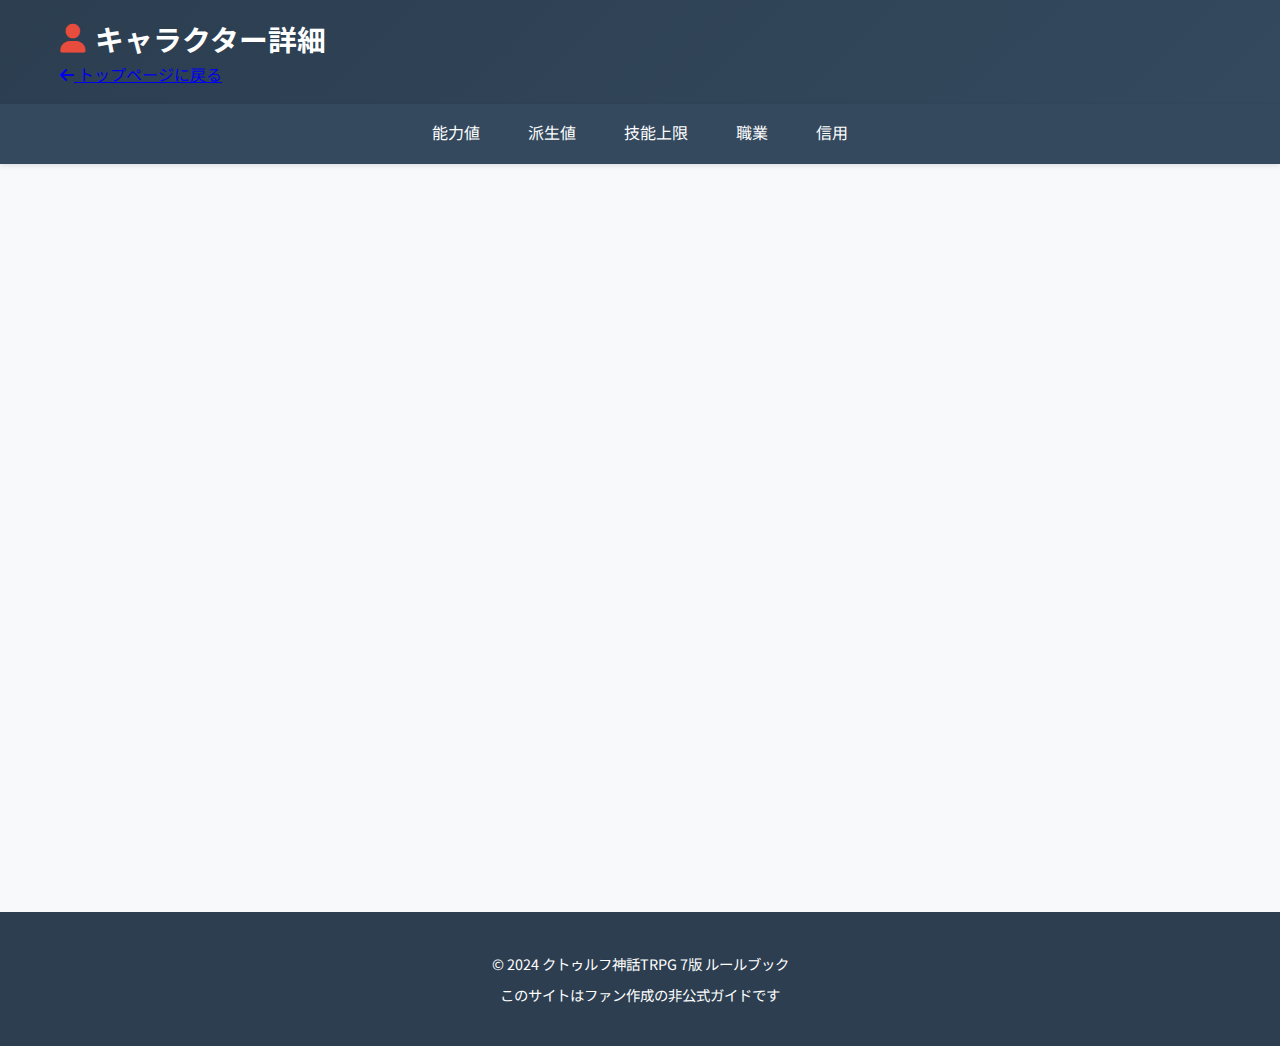
<file: character.html>
<!DOCTYPE html>
<html lang="ja">
<head>
    <meta charset="UTF-8">
    <meta name="viewport" content="width=device-width, initial-scale=1.0">
    <title>キャラクター詳細 - クトゥルフ神話TRPG 7版</title>
    <link rel="stylesheet" href="css/style.css">
    <link href="https://fonts.googleapis.com/css2?family=Noto+Sans+JP:wght@300;400;500;700&display=swap" rel="stylesheet">
    <link rel="stylesheet" href="https://cdnjs.cloudflare.com/ajax/libs/font-awesome/6.0.0/css/all.min.css">
</head>
<body>
    <header class="header">
        <div class="container">
            <h1 class="site-title">
                <i class="fas fa-user"></i>
                キャラクター詳細
            </h1>
            <a href="index.html" class="back-link">
                <i class="fas fa-arrow-left"></i> トップページに戻る
            </a>
        </div>
    </header>

    <nav class="nav">
        <div class="container">
            <ul class="nav-menu">
                <li><a href="#abilities" onclick="showSection('abilities')">能力値</a></li>
                <li><a href="#derived" onclick="showSection('derived')">派生値</a></li>
                <li><a href="#skills-limit" onclick="showSection('skills-limit')">技能上限</a></li>
                <li><a href="#occupations" onclick="showSection('occupations')">職業</a></li>
                <li><a href="#credit" onclick="showSection('credit')">信用</a></li>
            </ul>
        </div>
    </nav>

    <main class="main">
        <div class="container">
            <section id="abilities" class="content-section">
                <h2>能力値の詳細</h2>
                
                <div class="rule-card">
                    <h3><i class="fas fa-dumbbell"></i> STR（筋力）</h3>
                    <p>物理的な力、筋力、持久力を表す能力値です。</p>
                    <div class="ability-details">
                        <h4>主な影響</h4>
                        <ul>
                            <li>近接戦闘のダメージ修正</li>
                            <li>投擲武器の射程距離</li>
                            <li>筋力系技能（キック、グラップルなど）</li>
                            <li>ビルド（体格）の計算</li>
                        </ul>
                        <h4>参考値</h4>
                        <div class="stats-range">
                            <span class="range-low">3-8: 虚弱</span>
                            <span class="range-normal">9-12: 平均</span>
                            <span class="range-high">13-18: 強健</span>
                        </div>
                    </div>
                </div>

                <div class="rule-card">
                    <h3><i class="fas fa-heart"></i> CON（体力）</h3>
                    <p>健康、耐久力、生命力を表す能力値です。</p>
                    <div class="ability-details">
                        <h4>主な影響</h4>
                        <ul>
                            <li>ヒットポイントの計算</li>
                            <li>毒や病気への抵抗力</li>
                            <li>疲労に対する耐性</li>
                            <li>ノックアウト時のCONロール</li>
                        </ul>
                        <h4>参考値</h4>
                        <div class="stats-range">
                            <span class="range-low">3-8: 病弱</span>
                            <span class="range-normal">9-12: 健康</span>
                            <span class="range-high">13-18: 頑健</span>
                        </div>
                    </div>
                </div>

                <div class="rule-card">
                    <h3><i class="fas fa-running"></i> DEX（敏捷）</h3>
                    <p>反射神経、器用さ、素早さを表す能力値です。</p>
                    <div class="ability-details">
                        <h4>主な影響</h4>
                        <ul>
                            <li>戦闘での行動順</li>
                            <li>回避ロール</li>
                            <li>器用さを要する技能</li>
                            <li>ムーブ（移動力）の計算</li>
                        </ul>
                        <h4>参考値</h4>
                        <div class="stats-range">
                            <span class="range-low">3-8: 不器用</span>
                            <span class="range-normal">9-12: 普通</span>
                            <span class="range-high">13-18: 敏捷</span>
                        </div>
                    </div>
                </div>

                <div class="rule-card">
                    <h3><i class="fas fa-brain"></i> INT（知性）</h3>
                    <p>知力、理解力、論理的思考能力を表す能力値です。</p>
                    <div class="ability-details">
                        <h4>主な影響</h4>
                        <ul>
                            <li>知識系技能の基本値</li>
                            <li>興味本位技能ポイント（INT×10）</li>
                            <li>言語技能の数</li>
                            <li>謎解きや推理能力</li>
                        </ul>
                        <h4>参考値</h4>
                        <div class="stats-range">
                            <span class="range-low">3-8: 愚鈍</span>
                            <span class="range-normal">9-12: 平均</span>
                            <span class="range-high">13-18: 聡明</span>
                        </div>
                    </div>
                </div>

                <div class="rule-card">
                    <h3><i class="fas fa-eye"></i> POW（精神力）</h3>
                    <p>意志力、精神の強さ、魔力を表す能力値です。</p>
                    <div class="ability-details">
                        <h4>主な影響</h4>
                        <ul>
                            <li>正気度（SAN）の基本値</li>
                            <li>幸運の基本値</li>
                            <li>マジックポイント</li>
                            <li>精神系技能</li>
                        </ul>
                        <h4>参考値</h4>
                        <div class="stats-range">
                            <span class="range-low">3-8: 意志薄弱</span>
                            <span class="range-normal">9-12: 普通</span>
                            <span class="range-high">13-18: 意志堅固</span>
                        </div>
                    </div>
                </div>

                <div class="rule-card">
                    <h3><i class="fas fa-smile"></i> APP（外見）</h3>
                    <p>魅力、容姿、印象を与える力を表す能力値です。</p>
                    <div class="ability-details">
                        <h4>主な影響</h4>
                        <ul>
                            <li>交渉系技能</li>
                            <li>第一印象への影響</li>
                            <li>人望や人気度</li>
                            <li>リーダーシップ能力</li>
                        </ul>
                        <h4>参考値</h4>
                        <div class="stats-range">
                            <span class="range-low">3-8: 不魅力</span>
                            <span class="range-normal">9-12: 普通</span>
                            <span class="range-high">13-18: 魅力的</span>
                        </div>
                    </div>
                </div>

                <div class="rule-card">
                    <h3><i class="fas fa-ruler"></i> SIZ（サイズ）</h3>
                    <p>体の大きさ、身長と体重の総合的な指標です。</p>
                    <div class="ability-details">
                        <h4>主な影響</h4>
                        <ul>
                            <li>ヒットポイントの計算</li>
                            <li>隠密や忍び歩きの難易度</li>
                            <li>ビルド（体格）の計算</li>
                            <li>移動可能な場所の制限</li>
                        </ul>
                        <h4>参考値</h4>
                        <div class="stats-range">
                            <span class="range-low">3-8: 小柄</span>
                            <span class="range-normal">9-12: 平均的</span>
                            <span class="range-high">13-18: 大柄</span>
                        </div>
                    </div>
                </div>

                <div class="rule-card">
                    <h3><i class="fas fa-graduation-cap"></i> EDU（教育）</h3>
                    <p>正規の教育を受けた年数、知識と教養のレベルを表します。</p>
                    <div class="ability-details">
                        <h4>主な影響</h4>
                        <ul>
                            <li>知識系技能の基本値</li>
                            <li>職業技能ポイント（EDU×20）</li>
                            <li>専門知識のレベル</li>
                            <li>社会的地位への影響</li>
                        </ul>
                        <h4>参考値</h4>
                        <div class="stats-range">
                            <span class="range-low">3-8: 無教育</span>
                            <span class="range-normal">9-12: 高校卒</span>
                            <span class="range-high">13-18: 大学卒以上</span>
                        </div>
                    </div>
                </div>
            </section>

            <section id="derived" class="content-section" style="display: none;">
                <h2>派生値の詳細</h2>
                
                <div class="rule-card">
                    <h3><i class="fas fa-heartbeat"></i> HP（ヒットポイント）</h3>
                    <p>キャラクターの体力と耐久力を表す数値です。</p>
                    <div class="derived-formula">
                        <h4>計算式</h4>
                        <div class="formula">
                            <strong>HP = (CON + SIZ) ÷ 10</strong>
                            <p>小数点以下は切り捨て</p>
                        </div>
                        
                        <h4>ダメージの影響</h4>
                        <ul>
                            <li><strong>HPの2/3以下:</strong> 重傷、全ての技能に-10%</li>
                            <li><strong>HPの1/3以下:</strong> 重篤、全ての技能に-25%</li>
                            <li><strong>0以下:</strong> ノックアウト、毎ラウンドCONロール</li>
                            <li><strong>-CON以下:</strong> 即死</li>
                        </ul>
                    </div>
                </div>

                <div class="rule-card">
                    <h3><i class="fas fa-star"></i> MP（マジックポイント）</h3>
                    <p>魔法や特殊能力を使用するためのエネルギーです。</p>
                    <div class="derived-formula">
                        <h4>計算式</h4>
                        <div class="formula">
                            <strong>MP = POW ÷ 5</strong>
                            <p>小数点以下は切り捨て、最低1ポイント</p>
                        </div>
                        
                        <h4>使用と回復</h4>
                        <ul>
                            <li>魔法や特殊能力の使用で消費</li>
                            <li>1日の休息で全快</li>
                            <li>MPが0の状態で魔法を使うとHPを消費</li>
                        </ul>
                    </div>
                </div>

                <div class="rule-card">
                    <h3><i class="fas fa-brain"></i> SAN（正気度）</h3>
                    <p>精神の安定度と正気を保つ力を表します。</p>
                    <div class="derived-formula">
                        <h4>計算式</h4>
                        <div class="formula">
                            <strong>SAN = POW × 5</strong>
                        </div>
                        
                        <h4>正気度の喪失</h4>
                        <ul>
                            <li>神話生物との遭遇</li>
                            <li>恐怖体験</li>
                            <li>魔術的使用</li>
                            <li>精神的ショック</li>
                        </ul>
                        
                        <h4>狂気の発動</h4>
                        <ul>
                            <li>SANを1回で5以上失った場合</li>
                            <li>SANが累計で半分以下になった場合</li>
                            <li>狂気ロールに失敗した場合</li>
                        </ul>
                    </div>
                </div>

                <div class="rule-card">
                    <h3><i class="fas fa-clover"></i> 幸運</h3>
                    <p>運命の好機や偶然の幸運を表します。</p>
                    <div class="derived-formula">
                        <h4>計算式</h4>
                        <div class="formula">
                            <strong>幸運 = POW × 5</strong>
                        </div>
                        
                        <h4>幸運の使用</h4>
                        <ul>
                            <li>危機的状況の好転</li>
                            <li>重要なロールの再挑戦</li>
                            <li>偶然の発見</li>
                        </ul>
                        
                        <h4>重要な特性</h4>
                        <ul>
                            <li>消費した幸運は回復しない</li>
                            <li>KPの判断で使用可能</li>
                            <li>状況によっては複数回必要</li>
                        </ul>
                    </div>
                </div>

                <div class="rule-card">
                    <h3><i class="fas fa-weight"></i> BLD（ビルド）</h3>
                    <p>体格と体質の総合的な指標です。</p>
                    <div class="derived-formula">
                        <h4>計算式</h4>
                        <div class="formula">
                            <strong>BLD = STR + SIZ</strong>
                            <p>から対応表で決定</p>
                        </div>
                        
                        <h4>ビルド表</h4>
                        <table class="build-table">
                            <tr>
                                <th>STR+SIZ</th>
                                <th>ビルド</th>
                                <th>特徴</th>
                            </tr>
                            <tr>
                                <td>2-24</td>
                                <td>-2</td>
                                <td>極小</td>
                            </tr>
                            <tr>
                                <td>25-49</td>
                                <td>-1</td>
                                <td>小柄</td>
                            </tr>
                            <tr>
                                <td>50-74</td>
                                <td>0</td>
                                <td>平均</td>
                            </tr>
                            <tr>
                                <td>75-99</td>
                                <td>+1</td>
                                <td>大柄</td>
                            </tr>
                            <tr>
                                <td>100+</td>
                                <td>+2</td>
                                <td>巨大</td>
                            </tr>
                        </table>
                    </div>
                </div>

                <div class="rule-card">
                    <h3><i class="fas fa-running"></i> MOV（ムーブ）</h3>
                    <p>1ラウンドに移動できる距離を表します。</p>
                    <div class="derived-formula">
                        <h4>計算式</h4>
                        <div class="formula">
                            <strong>MOV = (DEX + STR) と (DEX + SIZ) で高い方から決定</strong>
                        </div>
                        
                        <h4>ムーブ表</h4>
                        <table class="move-table">
                            <tr>
                                <th>合計値</th>
                                <th>MOV</th>
                                <th>移動距離</th>
                            </tr>
                            <tr>
                                <td>2-64</td>
                                <td>7</td>
                                <td>7メートル/ラウンド</td>
                            </tr>
                            <tr>
                                <td>65-84</td>
                                <td>8</td>
                                <td>8メートル/ラウンド</td>
                            </tr>
                            <tr>
                                <td>85+</td>
                                <td>9</td>
                                <td>9メートル/ラウンド</td>
                            </tr>
                        </table>
                    </div>
                </div>
            </section>

            <section id="skills-limit" class="content-section" style="display: none;">
                <h2>技能上限の詳細</h2>
                
                <div class="rule-card">
                    <h3><i class="fas fa-chart-line"></i> 技能の成長限界</h3>
                    <p>技能の成長にはそれぞれの上限があり、これを超えることは基本的にできません。</p>
                    
                    <div class="limit-types">
                        <div class="limit-type">
                            <h4>基本上限</h4>
                            <div class="limit-box">
                                <p><strong>75%</strong></p>
                                <p>どんな技能でも基本的な上限は75%</p>
                            </div>
                        </div>
                        
                        <div class="limit-type">
                            <h4>職業技能</h4>
                            <div class="limit-box occupational">
                                <p><strong>90%</strong></p>
                                <p>職業に関連する技能は90%まで上げられる</p>
                            </div>
                        </div>
                        
                        <div class="limit-type">
                            <h4>興味本位技能</h4>
                            <div class="limit-box interest">
                                <p><strong>50%</strong></p>
                                <p>興味で習得した技能は50%が上限</p>
                            </div>
                        </div>
                    </div>
                </div>

                <div class="rule-card">
                    <h3><i class="fas fa-arrow-up"></i> 上限を超える成長</h3>
                    <p>特別な状況では、上限を超えて技能を上げることができます。</p>
                    
                    <h4>成長の機会</h4>
                    <ul>
                        <li><strong>成功による成長:</strong> 技能ロールに成功した場合、成長ロールを行う</li>
                        <li><strong>失敗からの学習:</strong> 失敗した場合でも、特別な事情があれば成長可能</li>
                        <li><strong>研修と訓練:</strong> 十分な時間と指導者がいれば上限を超えて上昇</li>
                        <li><strong>実践的経験:</strong> 困難な状況での成功は大きな成長につながる</li>
                    </ul>
                    
                    <div class="growth-example">
                        <h5>成長ロールの例</h5>
                        <p>言いくるめ65%の技能でロールし、出目が45で成功。</p>
                        <p>成長ロールで1d100を振り、66以上であれば技能が1d10上昇する。</p>
                    </div>
                </div>
            </section>

            <section id="occupations" class="content-section" style="display: none;">
                <h2>職業の詳細</h2>
                
                <div class="rule-card">
                    <h3><i class="fas fa-briefcase"></i> 職業の選択</h3>
                    <p>キャラクターの職業は、その人物の背景、技能、社会的地位を決定づける重要な要素です。</p>
                    
                    <h4>職業の決定方法</h4>
                    <ol>
                        <li>プレイヤーが希望する職業を選択</li>
                        <li>KPと相談して時代背景に合う職業にする</li>
                        <li>EDU（教育）値が職業によって制限される場合がある</li>
                        <li>職業技能ポイント（EDU×20）を割り振る</li>
                    </ol>
                </div>

                <div class="rule-card">
                    <h3><i class="fas fa-user-tie"></i> 代表的な職業一覧</h3>
                    
                    <div class="occupations-grid">
                        <div class="occupation-item">
                            <h4>探偵</h4>
                            <p><strong>職業技能:</strong> 言いくるめ、隠密、聞き耳、説得、心理学、図書館、写真、追跡</p>
                            <p><strong>特徴:</strong> 調査能力に優れ、情報収集が得意</p>
                        </div>
                        
                        <div class="occupation-item">
                            <h4>医者</h4>
                            <p><strong>職業技能:</strong> 医学、生物学、化学、心理学、薬学、言いくるめ</p>
                            <p><strong>特徴:</strong> 医学知識と治療能力を持つ</p>
                        </div>
                        
                        <div class="occupation-item">
                            <h4>教師</h4>
                            <p><strong>職業技能:</strong> 図書館、心理学、説得、母国語、歴史、考古学、地学</p>
                            <p><strong>特徴:</strong> 知識が豊富で教育能力がある</p>
                        </div>
                        
                        <div class="occupation-item">
                            <h4>記者</h4>
                            <p><strong>職業技能:</strong> 写真、図書館、言いくるめ、聞き耳、心理学、説得、母国語</p>
                            <p><strong>特徴:</strong> 情報収集と文章能力に優れる</p>
                        </div>
                        
                        <div class="occupation-item">
                            <h4>警察官</h4>
                            <p><strong>職業技能:</strong> 拳銃、聞き耳、説得、心理学、追跡、隠密、法律</p>
                            <p><strong>特徴:</strong> 戦闘能力と法的知識を持つ</p>
                        </div>
                        
                        <div class="occupation-item">
                            <h4>学生</h4>
                            <p><strong>職業技能:</strong> 図書館、母国語、歴史、化学、生物学、物理学、心理学</p>
                            <p><strong>特徴:</strong> 学習能力が高く、知識を広く学んでいる</p>
                        </div>
                    </div>
                </div>

                <div class="rule-card">
                    <h3><i class="fas fa-cog"></i> 職業技能の割り振り</h3>
                    <p>職業技能ポイント（EDU×20）を以下のルールに従って割り振ります。</p>
                    
                    <h4>割り振りルール</h4>
                    <ul>
                        <li>各職業技能に最低1ポイントを割り振る</li>
                        <li>1つの技能に全ポイントを割り振ってはいけない</li>
                        <li>技能値の上限に注意する（通常は90%）</li>
                        <li>キャラクターの個性を反映させる</li>
                    </ul>
                    
                    <div class="allocation-example">
                        <h5>割り振り例（EDU 15の場合）</h5>
                        <p><strong>職業技能ポイント:</strong> 15×20=300ポイント</p>
                        <div class="allocation-list">
                            <span>言いくるめ: 40%</span>
                            <span>隠密: 35%</span>
                            <span>聞き耳: 45%</span>
                            <span>説得: 30%</span>
                            <span>心理学: 40%</span>
                            <span>図書館: 45%</span>
                            <span>写真: 35%</span>
                            <span>追跡: 30%</span>
                        </div>
                        <p><strong>合計:</strong> 300ポイント</p>
                    </div>
                </div>

                <div class="rule-card">
                    <h3><i class="fas fa-handshake"></i> 信用（クレジット）</h3>
                    <p>信用技能はキャラクターの社会的地位、評判、経済力を表す重要な技能です。</p>
                    
                    <h4>信用の意味</h4>
                    <p>信用はキャラクターの社会的な信用度、経済的な余裕、人脈の広さを示します。高い信用を持つキャラクターは以下のような特権を得られます：</p>
                    
                    <ul>
                        <li><strong>社会的信頼:</strong> 人々からの信頼が厚く、情報収集が容易</li>
                        <li><strong>経済的余裕:</strong> 高価な装備品の購入、高級な宿への滞在</li>
                        <li><strong>人脈:</strong> 様々な分野の専門家や有力者とのつながり</li>
                        <li><strong>権威:</strong> 公的な場での発言力、交渉力</li>
                    </ul>

                    <h4>初期値の決定</h4>
                    <div class="formula">
                        <strong>信用の初期値 = EDU×5</strong>
                    </div>
                    <p>ただし、KPの判断で職業によって調整される場合があります。例：</p>
                    <ul>
                        <li>裕福な家庭のキャラクター: +10～20%</li>
                        <li>貧困のキャラクター: -10～20%</li>
                        <li>社会的に信用される職業（医者、弁護士）: +10～30%</li>
                    </ul>

                    <h4>信用の使用例</h4>
                    <div class="example-box">
                        <h5>情報収集</h5>
                        <p><strong>状況:</strong> 高級クラブで有力者から情報を得たい</p>
                        <p><strong>ロール:</strong> 信用 vs 難易度60</p>
                        <p><strong>成功:</strong> クラブに入ることができ、有力者と会話する機会を得る</p>
                        <p><strong>失敗:</strong> 門前払い、または不審者として扱われる</p>
                    </div>

                    <div class="example-box">
                        <h5>資金調達</h5>
                        <p><strong>状況:</strong> 調査に必要な高価な機材を購入したい</p>
                        <p><strong>ロール:</strong> 信用 vs 難易度50</p>
                        <p><strong>成功:</strong> 必要な資金を調達できる</p>
                        <p><strong>失敗:</strong> 資金不足、または借金をしなければならない</p>
                    </div>

                    <h4>信用の維持と喪失</h4>
                    <p>信用は一度失ったら、取り戻すのが非常に困難です：</p>
                    <ul>
                        <li><strong>犯罪行為:</strong> 信用-10～30%</li>
                        <li><strong>詐欺行為:</strong> 信用-20～50%</li>
                        <li><strong>社会的スキャンダル:</strong> 信用-10～40%</li>
                        <li><strong>借金の滞納:</strong> 信用-5～20%</li>
                    </ul>

                    <h4>信用と狂気</h4>
                    <p>SAN値が低下すると、信用にも影響が出ることがあります。精神的不安定な行動は、周囲の信頼を失う原因となります。</p>
                </div>
            </section>

            <section id="credit" class="content-section" style="display: none;">
                <h2>信用（クレジット）の詳細</h2>
                
                <div class="rule-card">
                    <h3><i class="fas fa-coins"></i> 信用の基本</h3>
                    <p>信用はキャラクターの社会的地位、経済力、人脈、評判を総合的に表す技能です。これは単なる金銭的な裕福さではなく、社会的な信用度を意味します。</p>
                </div>

                <div class="rule-card">
                    <h3><i class="fas fa-chart-line"></i> 信用の効果</h3>
                    <div class="credit-effects">
                        <div class="effect-category">
                            <h4>0-9%: 信用なし</h4>
                            <p>ホームレス、重度の借金、犯罪者。社会的に完全に排除された状態。</p>
                        </div>
                        <div class="effect-category">
                            <h4>10-24%: 低信用</h4>
                            <p>アルバイト、日雇い、貧困層。ギャンブラー、浮浪者、生活保護。</p>
                        </div>
                        <div class="effect-category">
                            <h4>25-49%: 平均的信用</h4>
                            <p>一般労働者、事務員、店員。普通の生活レベル。</p>
                        </div>
                        <div class="effect-category">
                            <h4>50-74%: 高信用</h4>
                            <p>専門職、管理職、中小企業の経営者。中産階級の上層。</p>
                        </div>
                        <div class="effect-category">
                            <h4>75-89%: 非常に高い信用</h4>
                            <p>大企業の重役、有名医師、弁護士、政治家。社会的に尊敬される存在。</p>
                        </div>
                        <div class="effect-category">
                            <h4>90%以上: 絶大な信用</h4>
                            <p>大財産の相続者、著名な実業家、国家的な権威。非常に限られた人々。</p>
                        </div>
                    </div>
                </div>

                <div class="rule-card">
                    <h3><i class="fas fa-briefcase"></i> 職業による信用の違い</h3>
                    <div class="occupations-grid">
                        <div class="occupation-item">
                            <h4>医者・弁護士・会計士</h4>
                            <p><strong>推奨信用:</strong> 60-80%</p>
                            <p><strong>特徴:</strong> 高度な専門知識と社会的信用を持つ</p>
                        </div>
                        <div class="occupation-item">
                            <h4>警察官・軍人</h4>
                            <p><strong>推奨信用:</strong> 40-60%</p>
                            <p><strong>特徴:</strong> 公的な権威と安定した収入</p>
                        </div>
                        <div class="occupation-item">
                            <h4>教師・図書館員</h4>
                            <p><strong>推奨信用:</strong> 35-55%</p>
                            <p><strong>特徴:</strong> 安定した職業だが、収入は平均的</p>
                        </div>
                        <div class="occupation-item">
                            <h4>労働者・事務員</h4>
                            <p><strong>推奨信用:</strong> 25-45%</p>
                            <p><strong>特徴:</strong> 一般的な労働者階級</p>
                        </div>
                        <div class="occupation-item">
                            <h4>無職・日雇い</h4>
                            <p><strong>推奨信用:</strong> 5-25%</p>
                            <p><strong>特徴:</strong> 収入が不安定、社会的地位も低い</p>
                        </div>
                    </div>
                </div>

                <div class="rule-card">
                    <h3><i class="fas fa-exclamation-triangle"></i> 信用の喪失と回復</h3>
                    <h4>信用を失う行動</h4>
                    <ul>
                        <li><strong>犯罪行為:</strong> 逮捕された場合、信用-10～30%</li>
                        <li><strong>詐欺・ペテン:</strong> バレた場合、信用-20～50%</li>
                        <li><strong>借金の滞納:</strong> 信用-5～20%</li>
                        <li><strong>社会的スキャンダル:</strong> 信用-10～40%</li>
                        <li><strong>職を失う:</strong> 信用-10～30%</li>
                    </ul>

                    <h4>信用の回復</h4>
                    <ul>
                        <li><strong>職に就く:</strong> 信用+5～15%</li>
                        <li><strong>借金を返済:</strong> 信用+5～10%</li>
                        <li><strong>社会的貢献:</strong> 信用+5～20%</li>
                        <li><strong>時間の経過:</strong> ゆっくりと回復（月1d3%）</li>
                    </ul>
                </div>
            </section>
        </div>
    </main>

    <footer class="footer">
        <div class="container">
            <p>&copy; 2024 クトゥルフ神話TRPG 7版 ルールブック</p>
            <p>このサイトはファン作成の非公式ガイドです</p>
        </div>
    </footer>

    <script src="js/main.js"></script>
    <style>
        /* このページ専用の追加スタイル */
        .ability-details {
            margin-top: 1rem;
        }
        
        .stats-range {
            display: flex;
            justify-content: space-between;
            margin-top: 1rem;
            padding: 1rem;
            background: #f8f9fa;
            border-radius: 8px;
        }
        
        .range-low { color: #e74c3c; }
        .range-normal { color: #f39c12; }
        .range-high { color: #27ae60; }
        
        .derived-formula {
            margin-top: 1rem;
        }
        
        .formula {
            background: #e8f4f8;
            padding: 1rem;
            border-radius: 8px;
            text-align: center;
            border: 2px solid #3498db;
            margin: 1rem 0;
        }
        
        .formula strong {
            font-size: 1.2rem;
            color: #2c3e50;
        }
        
        table {
            width: 100%;
            border-collapse: collapse;
            margin: 1rem 0;
            background: white;
            border-radius: 8px;
            overflow: hidden;
            box-shadow: 0 2px 10px rgba(0,0,0,0.1);
        }
        
        th, td {
            padding: 0.8rem;
            text-align: center;
            border-bottom: 1px solid #eee;
        }
        
        th {
            background: #34495e;
            color: white;
            font-weight: 600;
        }
        
        tr:hover {
            background: #f8f9fa;
        }
        
        .limit-types {
            display: grid;
            grid-template-columns: repeat(auto-fit, minmax(200px, 1fr));
            gap: 1.5rem;
            margin: 1.5rem 0;
        }
        
        .limit-type h4 {
            text-align: center;
            color: #2c3e50;
            margin-bottom: 1rem;
            font-size: 1.1rem;
        }

        .example-box {
            background: #f8f9fa;
            border: 1px solid #e9ecef;
            border-radius: 8px;
            padding: 1.5rem;
            margin: 1rem 0;
        }

        .example-box h5 {
            color: #e74c3c;
            margin-bottom: 0.8rem;
            font-size: 1.1rem;
        }

        .example-box p {
            margin-bottom: 0.5rem;
            line-height: 1.6;
        }

        .example-box strong {
            color: #2c3e50;
        }

        .credit-effects {
            display: grid;
            gap: 1rem;
            margin: 1.5rem 0;
        }

        .effect-category {
            background: #f8f9fa;
            border-left: 4px solid #3498db;
            padding: 1rem;
            border-radius: 0 8px 8px 0;
        }

        .effect-category h4 {
            color: #2c3e50;
            margin-bottom: 0.5rem;
            font-size: 1.1rem;
        }

        .effect-category p {
            margin: 0;
            line-height: 1.6;
            color: #2c3e50;
            margin-bottom:after 1rem;
        }
        .limit-box {
            text-align: center;
            padding: 2rem 1rem;
            border-radius: 10px;
            background: white;
            box-shadow: 0 5px 15px rgba(0,0,0,0.1);
            border-top: 4px solid #3498db;
        }
        
        .limit-box.occupational {
            border-top-color: #27ae60;
        }
        
        .limit-box.interest {
            border-top-color: #e74c3c;
        }
        
        .limit-box p:first-child {
            font-size: 2rem;
            font-weight: bold;
            color: #2c3e50;
            margin-bottom: 0.5rem;
        }
        
        .growth-example {
            background: #fff3cd;
            padding: 1.5rem;
            border-radius: 8px;
            margin: 1rem 0;
            border-left: 4px solid #f39c12;
        }
        
        .occupations-grid {
            display: grid;
            grid-template-columns: repeat(auto-fit, minmax(300px, 1fr));
            gap: 1.5rem;
            margin: 1.5rem 0;
        }
        
        .occupation-item {
            background: white;
            padding: 1.5rem;
            border-radius: 10px;
            box-shadow: 0 3px 10px rgba(0,0,0,0.1);
            border-left: 4px solid #3498db;
        }
        
        .occupation-item h4 {
            color: #2c3e50;
            margin-bottom: 1rem;
            display: flex;
            align-items: center;
            gap: 10px;
        }
        
        .allocation-example {
            background: #e8f4f8;
            padding: 1.5rem;
            border-radius: 8px;
            margin: 1rem 0;
        }
        
        .allocation-list {
            display: grid;
            grid-template-columns: repeat(auto-fit, minmax(150px, 1fr));
            gap: 0.5rem;
            margin: 1rem 0;
        }
        
        .allocation-list span {
            background: white;
            padding: 0.5rem;
            border-radius: 5px;
            text-align: center;
            box-shadow: 0 2px 5px rgba(0,0,0,0.1);
        }
    </style>
</body>
</html>
</file>
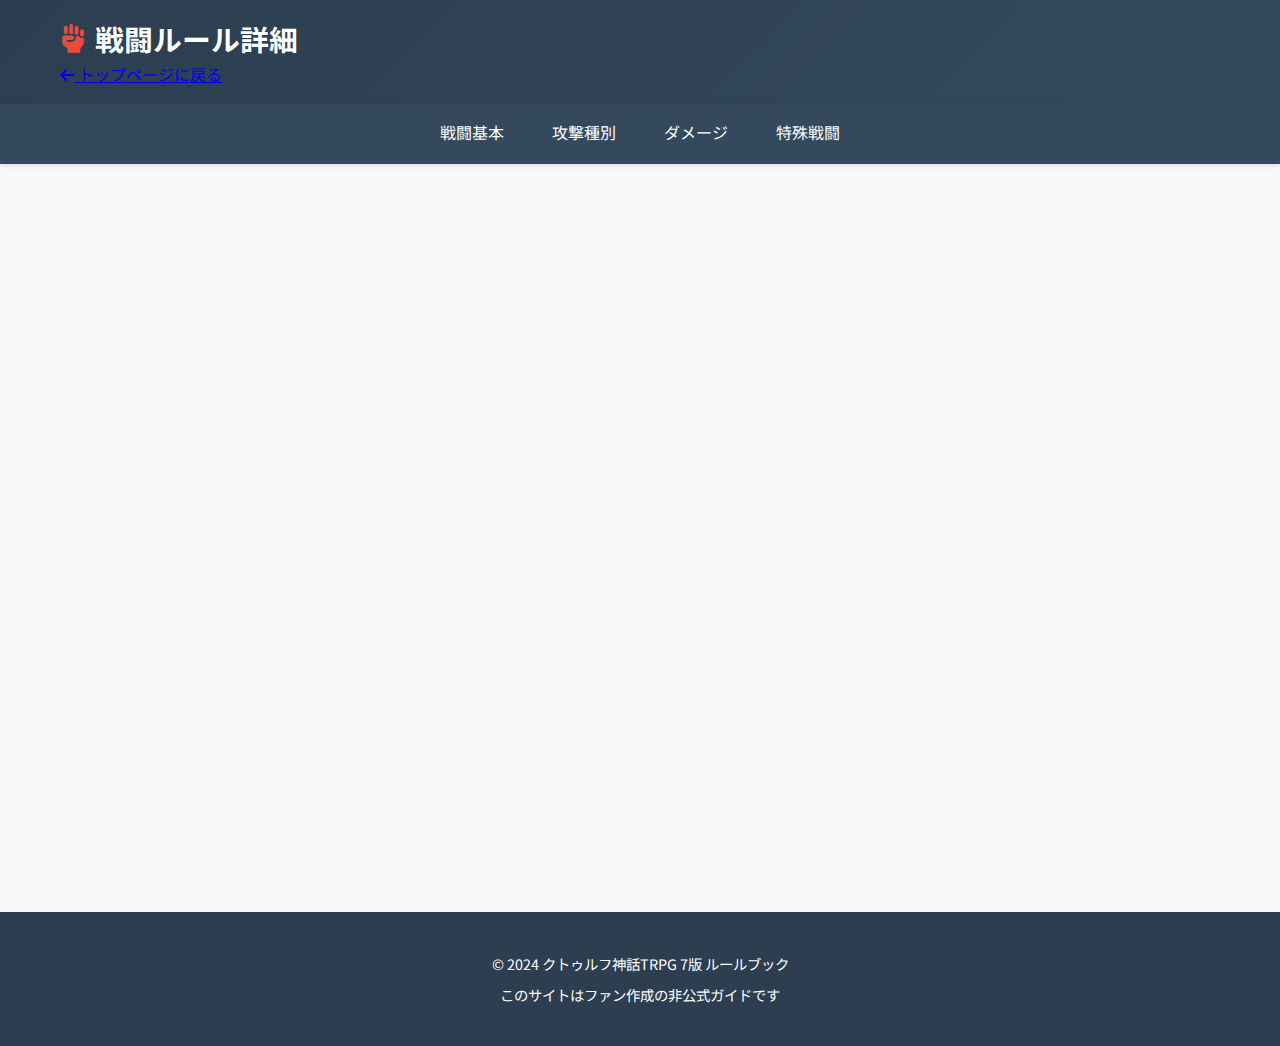
<file: combat.html>
<!DOCTYPE html>
<html lang="ja">
<head>
    <meta charset="UTF-8">
    <meta name="viewport" content="width=device-width, initial-scale=1.0">
    <title>戦闘ルール詳細 - クトゥルフ神話TRPG 7版</title>
    <link rel="stylesheet" href="css/style.css">
    <link href="https://fonts.googleapis.com/css2?family=Noto+Sans+JP:wght@300;400;500;700&display=swap" rel="stylesheet">
    <link rel="stylesheet" href="https://cdnjs.cloudflare.com/ajax/libs/font-awesome/6.0.0/css/all.min.css">
</head>
<body>
    <header class="header">
        <div class="container">
            <h1 class="site-title">
                <i class="fas fa-fist-raised"></i>
                戦闘ルール詳細
            </h1>
            <a href="index.html" class="back-link">
                <i class="fas fa-arrow-left"></i> トップページに戻る
            </a>
        </div>
    </header>

    <nav class="nav">
        <div class="container">
            <ul class="nav-menu">
                <li><a href="#combat-basics" onclick="showSection('combat-basics')">戦闘基本</a></li>
                <li><a href="#attack-types" onclick="showSection('attack-types')">攻撃種別</a></li>
                <li><a href="#damage" onclick="showSection('damage')">ダメージ</a></li>
                <li><a href="#special-combat" onclick="showSection('special-combat')">特殊戦闘</a></li>
            </ul>
        </div>
    </nav>

    <main class="main">
        <div class="container">
            <section id="combat-basics" class="content-section">
                <h2>戦闘基本ルール</h2>
                
                <div class="rule-card">
                    <h3><i class="fas fa-play"></i> 戦闘の開始</h3>
                    <p>戦闘が開始されると、以下の手順で進行します。</p>
                    
                    <h4>1. イニシアティブの決定</h4>
                    <div class="initiative-system">
                        <p>各キャラクターのDEX（敏捷）値を比較し、高い順に行動します。</p>
                        <ul>
                            <li>DEXが同じ場合は、INT（知性）の高い方が先に行動</li>
                            <li>それでも同じ場合は、同時に行動</li>
                            <li>サプライズ攻撃の場合は、奇襲側が必ず先に行動</li>
                        </ul>
                    </div>
                    
                    <h4>2. 戦闘ラウンド</h4>
                    <div class="combat-round">
                        <p>1ラウンドは約6秒間で、以下のフェイズで構成されます。</p>
                        <ol>
                            <li><strong>声明フェイズ:</strong> 各キャラクターが行動を宣言</li>
                            <li><strong>行動フェイズ:</strong> DEXの高い順に行動を実行</li>
                            <li><strong>終了フェイズ:</strong> 状態の更新と次ラウンドの準備</li>
                        </ol>
                    </div>
                </div>

                <div class="rule-card">
                    <h3><i class="fas fa-shoe-prints"></i> 移動と行動</h3>
                    <p>1ラウンドでできる行動は以下のいずれかです。</p>
                    
                    <div class="action-types">
                        <div class="action-type">
                            <h4><i class="fas fa-walking"></i> 移動</h4>
                            <p>MOV（ムーブ）値のメートル数を移動できる</p>
                            <ul>
                                <li>通常移動: MOVメートル</li>
                                <li>全力疾走: MOV×2メートル（他の行動不可）</li>
                                <li>慎重な移動: MOV÷2メートル（隠密など）</li>
                            </ul>
                        </div>
                        
                        <div class="action-type">
                            <h4><i class="fas fa-fist-raised"></i> 攻撃</h4>
                            <p>1回の攻撃を行うことができる</p>
                            <ul>
                                <li>近接攻撃: 隣接した相手に対して</li>
                                <li>遠隔攻撃: 射程距離内の相手に対して</li>
                                <li>特殊攻撃: キック、グラップルなど</li>
                            </ul>
                        </div>
                        
                        <div class="action-type">
                            <h4><i class="fas fa-shield-alt"></i> 防御</h4>
                            <p>防御に特化した行動を取る</p>
                            <ul>
                                <li>完全防御: 次の攻撃に対して+40%のボーナス</li>
                                <li>回避行動: 相手の攻撃に対して回避ロール</li>
                                <li>掩護: 仲間を掩護する</li>
                            </ul>
                        </div>
                    </div>
                </div>
            </section>

            <section id="attack-types" class="content-section" style="display: none;">
                <h2>攻撃の種類</h2>
                
                <div class="rule-card">
                    <h3><i class="fas fa-hand-rock"></i> 近接攻撃</h3>
                    <p>隣接した相手に対して行う物理的な攻撃です。</p>
                    
                    <div class="melee-attacks">
                        <div class="attack-type-detail">
                            <h4>通常攻撃</h4>
                            <ul>
                                <li>技能: 応戦（キック、グラップルなど）</li>
                                <li>ダメージ: 筋力ボーナス + 武器のダメージ</li>
                                <li>射程: 隣接（1メートル以内）</li>
                            </ul>
                        </div>
                        
                        <div class="attack-type-detail">
                            <h4>キック</h4>
                            <ul>
                                <li>技能: キック</li>
                                <li>ダメージ: 1d6 + 筋力ボーナス</li>
                                <li>特徴: 相手が防御しにくい</li>
                            </ul>
                        </div>
                        
                        <div class="attack-type-detail">
                            <h4>グラップル（組み付き）</h4>
                            <ul>
                                <li>技能: グラップル</li>
                                <li>効果: 相手を拘束する</li>
                                <li>特徴: 次のラウンドに特殊な行動が可能</li>
                            </ul>
                        </div>
                    </div>
                </div>

                <div class="rule-card">
                    <h3><i class="fas fa-crosshairs"></i> 遠隔攻撃</h3>
                    <p>距離を置いた相手に対して行う攻撃です。</p>
                    
                    <div class="ranged-attacks">
                        <div class="attack-type-detail">
                            <h4>拳銃</h4>
                            <ul>
                                <li>技能: 拳銃</li>
                                <li>ダメージ: 1d10</li>
                                <li>射程: 15メートル</li>
                                <li>装弾数: 6-8発</li>
                            </ul>
                        </div>
                        
                        <div class="attack-type-detail">
                            <h4>ライフル</h4>
                            <ul>
                                <li>技能: ライフル</li>
                                <li>ダメージ: 2d6+4</li>
                                <li>射程: 100メートル</li>
                                <li>装弾数: 5-10発</li>
                            </ul>
                        </div>
                        
                        <div class="attack-type-detail">
                            <h4>散弾銃</h4>
                            <ul>
                                <li>技能: 散弾銃</li>
                                <li>ダメージ: 4d6（近距離）</li>
                                <li>射程: 10メートル</li>
                                <li>装弾数: 2-8発</li>
                            </ul>
                        </div>
                        
                        <div class="attack-type-detail">
                            <h4>投擲武器</h4>
                            <ul>
                                <li>技能: 投擲</li>
                                <li>ダメージ: 武器による</li>
                                <li>射程: STR÷2メートル</li>
                                <li>例: ナイフ、斧、石など</li>
                            </ul>
                        </div>
                    </div>
                </div>

                <div class="rule-card">
                    <h3><i class="fas fa-bullseye"></i> 命中判定</h3>
                    <p>攻撃が命中するかどうかは、以下の手順で判定します。</p>
                    
                    <div class="hit-procedure">
                        <ol>
                            <li><strong>攻撃ロール:</strong> 攻撃側が対応する技能で1d100を振る</li>
                            <li><strong>成功判定:</strong> 技能値以下なら命中</li>
                            <li><strong>ダメージロール:</strong> 命中した場合、ダメージを計算</li>
                            <li><strong>ダメージ適用:</strong> 相手のHPから減算</li>
                        </ol>
                    </div>
                    
                    <div class="hit-examples">
                        <h4>命中判定の例</h4>
                        <div class="example-combat">
                            <p><strong>攻撃側:</strong> 拳銃技能 65%</p>
                            <p><strong>出目:</strong> 42 → 通常成功（命中！）</p>
                            <p><strong>ダメージ:</strong> 1d10 → 7ポイントのダメージ</p>
                        </div>
                    </div>
                </div>
            </section>

            <section id="damage" class="content-section" style="display: none;">
                <h2>ダメージシステム</h2>
                
                <div class="rule-card">
                    <h3><i class="fas fa-heart-broken"></i> ダメージの種類</h3>
                    <p>与えるダメージには主に以下の3種類があります。</p>
                    
                    <div class="damage-types">
                        <div class="damage-type">
                            <h4><i class="fas fa-fist-raised"></i> 通常ダメージ</h4>
                            <p>武器や攻撃方法に基づいた基本ダメージ</p>
                            <ul>
                                <li>素手: 1d3 + 筋力ボーナス</li>
                                <li>ナイフ: 1d4 + 筋力ボーナス</li>
                                <li>拳銃: 1d10</li>
                                <li>ライフル: 2d6+4</li>
                            </ul>
                        </div>
                        
                        <div class="damage-type">
                            <h4><i class="fas fa-crosshairs"></i> 貫通ダメージ</h4>
                            <p>防具を貫通する特別なダメージ</p>
                            <ul>
                                <li>貫通値以上のダメージを与えた場合</li>
                                <li>防具を無視したダメージ計算</li>
                                <li>追加ダメージを与える</li>
                            </ul>
                        </div>
                        
                        <div class="damage-type">
                            <h4><i class="fas fa-radiation"></i> 特殊ダメージ</h4>
                            <p>火炎、電気、酸などの特殊なダメージ</p>
                            <ul>
                                <li>火炎: 1d6/ラウンド</li>
                                <li>電気: 1d10</li>
                                <li>酸: 1d4/ラウンド</li>
                            </ul>
                        </div>
                    </div>
                </div>

                <div class="rule-card">
                    <h3><i class="fas fa-shield-alt"></i> 防具と防御</h3>
                    <p>防具はダメージを軽減し、キャラクターを守ります。</p>
                    
                    <div class="armor-system">
                        <h4>防具の種類</h4>
                        <table class="armor-table">
                            <thead>
                                <tr>
                                    <th>防具</th>
                                    <th>防御点</th>
                                    <th>貫通値</th>
                                    <th>備考</th>
                                </tr>
                            </thead>
                            <tbody>
                                <tr>
                                    <td>皮の服</td>
                                    <td>1</td>
                                    <td>5</td>
                                    <td>軽くて動きやすい</td>
                                </tr>
                                <tr>
                                    <td>軍服</td>
                                    <td>2</td>
                                    <td>8</td>
                                    <td>軍用の制服</td>
                                </tr>
                                <tr>
                                    <td>防弾チョッキ</td>
                                    <td>5</td>
                                    <td>15</td>
                                    <td>銃弾に対して効果的</td>
                                </tr>
                                <tr>
                                    <td>鎧</td>
                                    <td>6</td>
                                    <td>20</td>
                                    <td>中世の鎧（時代錯誤）</td>
                                </tr>
                            </tbody>
                        </table>
                        
                        <h4>防御点の計算</h4>
                        <div class="defense-calculation">
                            <p><strong>受けるダメージ = 与えるダメージ - 防御点</strong></p>
                            <p>最低でも1ポイントのダメージは受ける</p>
                        </div>
                    </div>
                </div>

                <div class="rule-card">
                    <h3><i class="fas fa-bed"></i> 負傷と状態</h3>
                    <p>HPの減少に応じて、キャラクターの状態が変化します。</p>
                    
                    <div class="wound-levels">
                        <div class="wound-level minor">
                            <h4>軽傷</h4>
                            <p>HPの3/4以上残っている状態</p>
                            <p>通常通り行動可能</p>
                        </div>
                        
                        <div class="wound-level major">
                            <h4>重傷</h4>
                            <p>HPの1/2～3/4の状態</p>
                            <p>全ての技能に-10%</p>
                            <p>集中力が散漫になる</p>
                        </div>
                        
                        <div class="wound-level critical">
                            <h4>重篤</h4>
                            <p>HPの1/4～1/2の状態</p>
                            <p>全ての技能に-25%</p>
                            <p>激しい痛みと出血</p>
                        </div>
                        
                        <div class="wound-level unconscious">
                            <h4>意識不明</h4>
                            <p>HPが0以下の状態</p>
                            <p>毎ラウンドCONロール</p>
                            <p>失敗すると死亡</p>
                        </div>
                    </div>
                </div>

                <div class="rule-card">
                    <h3><i class="fas fa-first-aid"></i> 治療と回復</h3>
                    <p>負傷したキャラクターは適切な治療を受けることで回復します。</p>
                    
                    <div class="healing-system">
                        <h4>自然回復</h4>
                        <ul>
                            <li>1日の休息で1d3ポイント回復</li>
                            <li>完全静養で1d6ポイント回復</li>
                            <li>悪天候や不潔な環境では回復しない</li>
                        </ul>
                        
                        <h4>医学的治療</h4>
                        <ul>
                            <li>医学技能で治療ロール</li>
                            <li>成功すれば1d6ポイント回復</li>
                            <li>1日に1回のみ可能</li>
                            <li>病院で治療すれば2d6ポイント回復</li>
                        </ul>
                        
                        <div class="healing-note">
                            <h5><i class="fas fa-info-circle"></i> 重要</h5>
                            <p>HPが0以下のキャラクターは、まず医学的治療を受けないと自然回復できません。</p>
                        </div>
                    </div>
                </div>
            </section>

            <section id="special-combat" class="content-section" style="display: none;">
                <h2>特殊戦闘状況</h2>
                
                <div class="rule-card">
                    <h3><i class="fas fa-bolt"></i> 反撃</h3>
                    <p>攻撃を受けたキャラクターは、特殊な条件で反撃することができます。</p>
                    
                    <div class="counter-attack-rules">
                        <h4>反撃の条件</h4>
                        <ul>
                            <li>近接戦闘で攻撃を受けた場合</li>
                            <li>自分にも攻撃可能な武器を持っている</li>
                            <li>DEXが同じか、自分の方が高い</li>
                            <li>1ラウンドに1回のみ可能</li>
                        </ul>
                        
                        <h4>反撃の手順</h4>
                        <ol>
                            <li>攻撃を受けた瞬間に反撃を宣言</li>
                            <li>攻撃側と同時に攻撃ロールを行う</li>
                            <li>両方が命中した場合、同時にダメージを与える</li>
                            <li>どちらかが死亡しても、もう一方の攻撃は有効</li>
                        </ol>
                        
                        <div class="counter-example">
                            <h5>反撃の例</h5>
                            <div class="combat-exchange">
                                <p><strong>調査員A:</strong> DEX 12、ナイフで攻撃</p>
                                <p><strong>調査員B:</strong> DEX 13、ナイフで反撃</p>
                                <p><strong>結果:</strong> 両者同時に攻撃ロール、DEXが高いBが先に攻撃</p>
                            </div>
                        </div>
                    </div>
                </div>

                <div class="rule-card">
                    <h3><i class="fas fa-user-ninja"></i> 奇襲攻撃</h3>
                    <p>相手が不意を突かれた状態での攻撃は、特別なルールが適用されます。</p>
                    
                    <div class="surprise-attack">
                        <h4>奇襲の条件</h4>
                        <ul>
                            <li>相手が攻撃に気づいていない</li>
                            <li>隠密や忍び歩きで接近している</li>
                            <li>暗闇や霧などの遮蔽物がある</li>
                            <li>背後からの攻撃</li>
                        </ul>
                        
                        <h4>奇襲の効果</h4>
                        <ul>
                            <li>攻撃技能に+20%のボーナス</li>
                            <li>相手は回避ロールができない</li>
                            <li>ダメージが1ダイス増加</li>
                            <li>複数の攻撃者で奇襲可能</li>
                        </ul>
                        
                        <div class="surprise-warning">
                            <h5><i class="fas fa-exclamation-triangle"></i> 注意</h5>
                            <p>奇襲は1回の戦闘で1回のみ有効。2回目以降は通常の戦闘になります。</p>
                        </div>
                    </div>
                </div>

                <div class="rule-card">
                    <h3><i class="fas fa-users"></i> 複数対複数の戦闘</h3>
                    <p>複数のキャラクターが関与する戦闘では、特別な配慮が必要です。</p>
                    
                    <div class="group-combat">
                        <h4>戦闘の管理</h4>
                        <ul>
                            <li>DEXの高い順に全員が行動</li>
                            <li>移動は同時に解決する</li>
                            <li>攻撃対象は毎ラウンド変更可能</li>
                            <li>範囲攻撃は複数の対象を選択可能</li>
                        </ul>
                        
                        <h4>特殊な状況</h4>
                        <div class="special-situations">
                            <div class="situation">
                                <h5>包囲</h5>
                                <p>複数の敵に囲まれた場合、防御にペナルティが発生</p>
                            </div>
                            <div class="situation">
                                <h5>掩護</h5>
                                <p>仲間を掩護する場合、攻撃を代わりに受けることが可能</p>
                            </div>
                            <div class="situation">
                                <h5>範囲攻撃</h5>
                                <p>グレネードや魔法の範囲攻撃は、半径内の全員に影響</p>
                            </div>
                        </div>
                    </div>
                </div>

                <div class="rule-card">
                    <h3><i class="fas fa-running"></i> 逃走と追跡</h3>
                    <p>戦闘から逃げる、または逃げる相手を追跡する場合のルールです。</p>
                    
                    <div class="chase-rules">
                        <h4>逃走の手順</h4>
                        <ol>
                            <li>逃走を宣言（DEXロールに-20%のペナルティ）</li>
                            <li>相手から1ラウンド攻撃を受ける</li>
                            <li>次のラウンドから追跡モードに移行</li>
                            <li>MOVの比較で逃走の成否を判定</li>
                        </ol>
                        
                        <h4>追跡の判定</h4>
                        <ul>
                            <li>逃走側のMOVが高い場合、自動的に逃走成功</li>
                            <li>追跡側のMOVが同じか高い場合、DEXロールで判定</li>
                            <li>障害物や環境によって修正が加わる</li>
                            <li>複数の追跡者がいる場合、協力ボーナスが適用</li>
                        </ul>
                        
                        <div class="chase-modifiers">
                            <h5>環境修正</h5>
                            <ul>
                                <li>暗闇: -20%</li>
                                <li>密集地: -10%</li>
                                <li>雨天: -15%</li>
                                <li>知識がある場所: +10%</li>
                            </ul>
                        </div>
                    </div>
                </div>
            </section>
        </div>
    </main>

    <footer class="footer">
        <div class="container">
            <p>&copy; 2024 クトゥルフ神話TRPG 7版 ルールブック</p>
            <p>このサイトはファン作成の非公式ガイドです</p>
        </div>
    </footer>

    <script src="js/main.js"></script>
    <style>
        /* このページ専用の追加スタイル */
        .initiative-system, .combat-round {
            background: #f8f9fa;
            padding: 1.5rem;
            border-radius: 8px;
            margin: 1rem 0;
        }
        
        .action-types {
            display: grid;
            grid-template-columns: repeat(auto-fit, minmax(250px, 1fr));
            gap: 1.5rem;
            margin: 1.5rem 0;
        }
        
        .action-type {
            background: white;
            padding: 1.5rem;
            border-radius: 10px;
            box-shadow: 0 3px 10px rgba(0,0,0,0.1);
            border-left: 4px solid #3498db;
        }
        
        .melee-attacks, .ranged-attacks {
            display: grid;
            gap: 1rem;
            margin: 1rem 0;
        }
        
        .attack-type-detail {
            background: #f8f9fa;
            padding: 1rem;
            border-radius: 8px;
            border-left: 3px solid #e74c3c;
        }
        
        .hit-procedure, .healing-system {
            background: #e8f4f8;
            padding: 1.5rem;
            border-radius: 8px;
            margin: 1rem 0;
        }
        
        .damage-types {
            display: grid;
            grid-template-columns: repeat(auto-fit, minmax(200px, 1fr));
            gap: 1rem;
            margin: 1rem 0;
        }
        
        .damage-type {
            background: white;
            padding: 1rem;
            border-radius: 8px;
            box-shadow: 0 2px 5px rgba(0,0,0,0.1);
        }
        
        .armor-table {
            width: 100%;
            border-collapse: collapse;
            margin: 1rem 0;
            background: white;
            border-radius: 8px;
            overflow: hidden;
            box-shadow: 0 2px 10px rgba(0,0,0,0.1);
        }
        
        .wound-levels {
            display: grid;
            gap: 1rem;
            margin: 1rem 0;
        }
        
        .wound-level {
            padding: 1.5rem;
            border-radius: 8px;
            text-align: center;
        }
        
        .wound-level.minor {
            background: linear-gradient(135deg, #27ae60, #2ecc71);
            color: white;
        }
        
        .wound-level.major {
            background: linear-gradient(135deg, #f39c12, #e67e22);
            color: white;
        }
        
        .wound-level.critical {
            background: linear-gradient(135deg, #e74c3c, #c0392b);
            color: white;
        }
        
        .wound-level.unconscious {
            background: linear-gradient(135deg, #34495e, #2c3e50);
            color: white;
        }
        
        .counter-attack-rules, .surprise-attack, .group-combat, .chase-rules {
            background: #f8f9fa;
            padding: 1.5rem;
            border-radius: 8px;
            margin: 1rem 0;
        }
        
        .special-situations {
            display: grid;
            grid-template-columns: repeat(auto-fit, minmax(200px, 1fr));
            gap: 1rem;
            margin: 1rem 0;
        }
        
        .situation {
            background: white;
            padding: 1rem;
            border-radius: 8px;
            box-shadow: 0 2px 5px rgba(0,0,0,0.1);
        }
        
        .counter-example, .surprise-warning, .healing-note {
            background: #fff3cd;
            padding: 1rem;
            border-radius: 8px;
            margin: 1rem 0;
            border-left: 4px solid #f39c12;
        }
        
        .combat-exchange, .vs-comparison {
            background: white;
            padding: 1rem;
            border-radius: 8px;
            margin: 1rem 0;
            box-shadow: 0 2px 5px rgba(0,0,0,0.1);
        }
        
        .chase-modifiers {
            background: #e8f5e8;
            padding: 1rem;
            border-radius: 8px;
            margin: 1rem 0;
            border-left: 4px solid #27ae60;
        }
    </style>
</body>
</html>
</file>
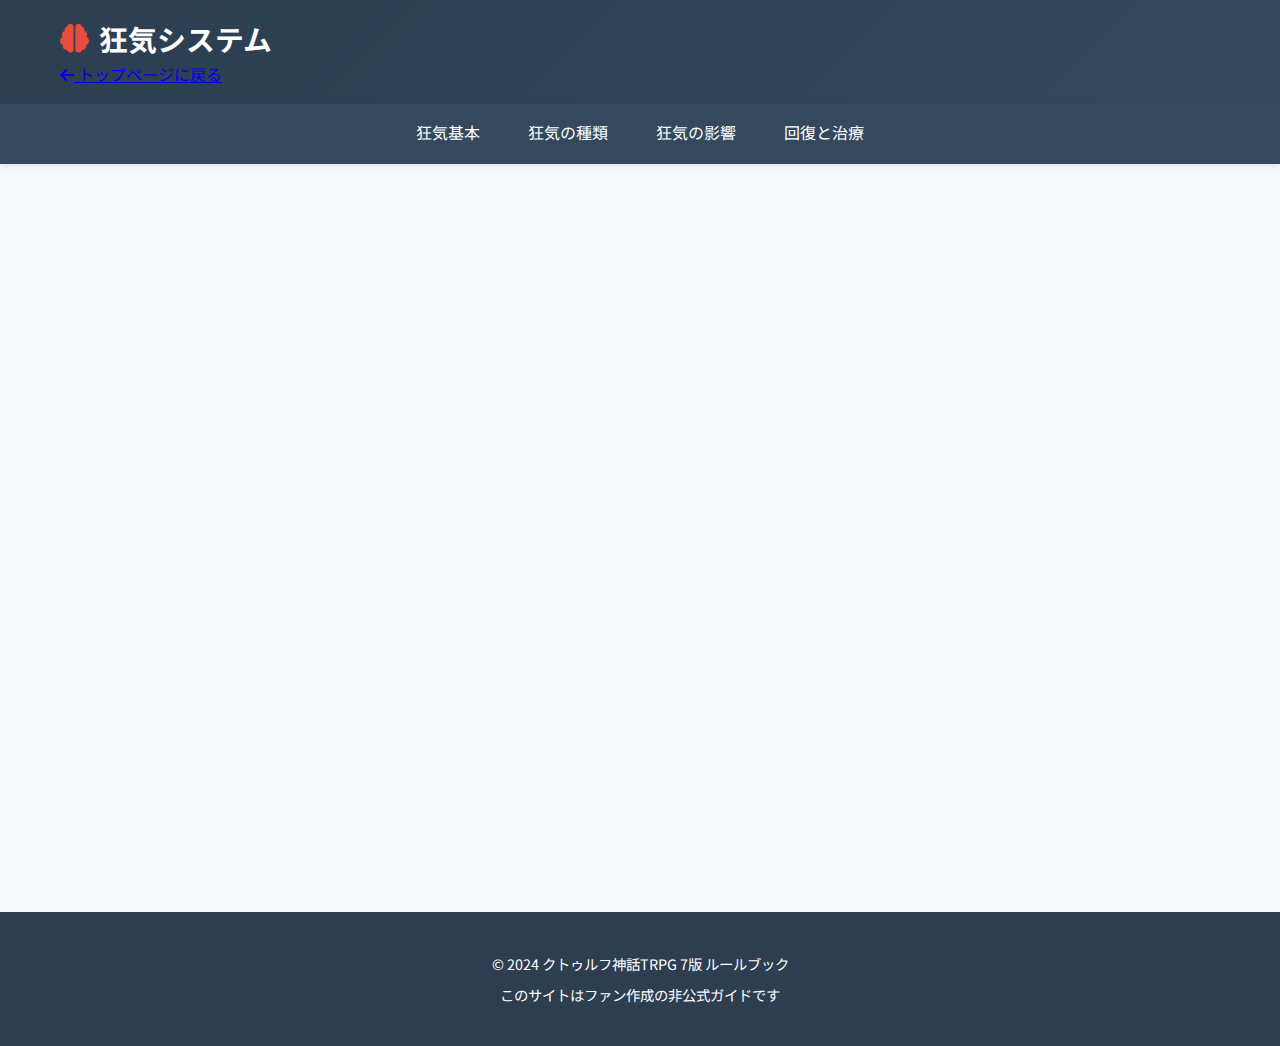
<file: madness.html>
<!DOCTYPE html>
<html lang="ja">
<head>
    <meta charset="UTF-8">
    <meta name="viewport" content="width=device-width, initial-scale=1.0">
    <title>狂気システム - クトゥルフ神話TRPG 7版</title>
    <link rel="stylesheet" href="css/style.css">
    <link href="https://fonts.googleapis.com/css2?family=Noto+Sans+JP:wght@300;400;500;700&display=swap" rel="stylesheet">
    <link rel="stylesheet" href="https://cdnjs.cloudflare.com/ajax/libs/font-awesome/6.0.0/css/all.min.css">
</head>
<body>
    <header class="header">
        <div class="container">
            <h1 class="site-title">
                <i class="fas fa-brain"></i>
                狂気システム
            </h1>
            <a href="index.html" class="back-link">
                <i class="fas fa-arrow-left"></i> トップページに戻る
            </a>
        </div>
    </header>

    <nav class="nav">
        <div class="container">
            <ul class="nav-menu">
                <li><a href="#madness-basics" onclick="showSection('madness-basics')">狂気基本</a></li>
                <li><a href="#madness-types" onclick="showSection('madness-types')">狂気の種類</a></li>
                <li><a href="#madness-effects" onclick="showSection('madness-effects')">狂気の影響</a></li>
                <li><a href="#recovery" onclick="showSection('recovery')">回復と治療</a></li>
            </ul>
        </div>
    </nav>

    <main class="main">
        <div class="container">
            <section id="madness-basics" class="content-section">
                <h2>狂気の基本ルール</h2>
                
                <div class="rule-card">
                    <h3><i class="fas fa-brain"></i> 狂気とは</h3>
                    <p>狂気は、キャラクターが耐え難い精神的ショックを受けた際に発生する精神的な異常状態です。クトゥルフ神話の世界では、人間の精神は有限であり、無限の宇宙の恐怖に対しては脆いのです。</p>
                    
                    <div class="madness-concept">
                        <h4>狂気の哲学的背景</h4>
                        <p>クトゥルフ神話における狂気は、単なる精神的疾患ではありません。それは人間の認識の限界を超えた真実に直面した際の、自然で避けがたい反応なのです。</p>
                        
                        <div class="lovecraftian-quote">
                            <blockquote>
                                "私は最後には、あの忌わしい音を絶対に思い出さないようにと願いながら、それでもなおその音を思い出してしまうのだ。"
                                <cite>- H.P.ラヴクラフト</cite>
                            </blockquote>
                        </div>
                    </div>
                </div>

                <div class="rule-card">
                    <h3><i class="fas fa-exclamation-triangle"></i> 狂気の誘因</h3>
                    <p>以下の状況でキャラクターは狂気の危機に晒されます。</p>
                    
                    <div class="madness-triggers">
                        <div class="trigger-category">
                            <h4><i class="fas fa-eye"></i> 視覚的恐怖</h4>
                            <ul>
                                <li><strong>神話生物の遭遇:</strong> クトゥルフ、ディープ・ワンなど</li>
                                <li><strong>異常な光景:</strong> 人間の理解を超えた光景</li>
                                <li><strong>死の直視:</strong> 仲間の死、特に凄惨な死</li>
                                <li><strong>宇宙の広がり:</strong> 人間の存在の小ささを自覚</li>
                            </ul>
                            
                            <div class="example-scene">
                                <h5>具体例</h5>
                                <p>「あなたは深海の底で、巨大な影がゆっくりと動いているのを目にする。その影は山のように巨大で、そこから無数の触手が伸びている。あなたの心は、その存在の巨大さと異質さに耐えきれず、悲鳴を上げる。」</p>
                            </div>
                        </div>
                        
                        <div class="trigger-category">
                            <h4><i class="fas fa-book"></i> 知識的恐怖</h4>
                            <ul>
                                <li><strong>魔導書の読書:</strong> ネクロノミコンなど</li>
                                <li><strong>真実の発見:</strong> 宇宙の本質的な恐怖</li>
                                <li><strong>魔術の使用:</strong> 人間の領域を超えた力</li>
                                <li><strong>予言の理解:</strong> 避けられない運命</li>
                            </ul>
                            
                            <div class="example-knowledge">
                                <h5>具体例</h5>
                                <p>「あなたは古代の文字を解読し、人類が実は宇宙の誤りであることを知る。我々は誤って生み出された存在に過ぎず、真の支配者たちが目覚める時、すべては終わるのだ。」</p>
                            </div>
                        </div>
                        
                        <div class="trigger-category">
                            <h4><i class="fas fa-heart-broken"></i> 感情的恐怖</h4>
                            <ul>
                                <li><strong>喪失の体験:</strong> 愛する者の死</li>
                                <li><strong>裏切り:</strong> 信頼していた者からの裏切り</li>
                                <li><strong>絶望:</strong> すべてが無意味だと感じる</li>
                                <li><strong>孤独:</strong> 誰も理解してくれない孤独感</li>
                            </ul>
                            
                            <div class="example-emotion">
                                <h5>具体例</h5>
                                <p>「仲間の最期の瞬間を目の当たりにし、あなたは理解する。どんなに戦おうとも、人間に勝ち目はないのだ。我々は巨大な存在の影の中で、ただの虫けらに過ぎない。」</p>
                            </div>
                        </div>
                    </div>
                </div>

                <div class="rule-card">
                    <h3><i class="fas fa-calculator"></i> 狂気の判定</h3>
                    <p>狂気の危機が発生した場合、以下の手順で判定を行います。</p>
                    
                    <div class="madness-check-procedure">
                        <h4>判定の手順</h4>
                        <ol>
                            <li>
                                <strong>SAN喪失の計算:</strong>
                                <p>状況に応じてSAN喪失ポイントを決定</p>
                                <div class="san-loss-examples">
                                    <span class="minor">軽度: 1d3</span>
                                    <span class="moderate">中度: 1d6</span>
                                    <span class="severe">重度: 1d10</span>
                                    <span class="extreme">極度: 1d20</span>
                                </div>
                            </li>
                            
                            <li>
                                <strong>狂気ロール:</strong>
                                <p>現在のSAN値で1d100を振る</p>
                                <ul>
                                    <li><strong>成功:</strong> 指定されたSANを失う</li>
                                    <li><strong>失敗:</strong> 2倍のSANを失う</li>
                                </ul>
                            </li>
                            
                            <li>
                                <strong>狂気の発動チェック:</strong>
                                <p>以下の条件を満たせば、狂気の発動</p>
                                <ul>
                                    <li>1回で5以上のSANを失った場合</li>
                                    <li>累計で現在SANの半分以下になった場合</li>
                                    <li>SANが0になった場合</li>
                                </ul>
                            </li>
                        </ol>
                    </div>
                    
                    <div class="madness-check-example">
                        <h4>判定例</h4>
                        <div class="example-flow">
                            <p><strong>状況:</strong> ディープ・ワンと遭遇（SAN喪失 1d6）</p>
                            <p><strong>現在SAN:</strong> 65</p>
                            <p><strong>ロール:</strong> 1d100 → 45（成功）</p>
                            <p><strong>SAN喪失:</strong> 1d6 → 4ポイント失う</p>
                            <p><strong>結果:</strong> 5未満なので、狂気は発動しない</p>
                        </div>
                    </div>
                </div>
            </section>

            <section id="madness-types" class="content-section" style="display: none;">
                <h2>狂気の種類と症状</h2>
                
                <div class="rule-card">
                    <h3><i class="fas fa-clock"></i> 一時的狂気</h3>
                    <p>一時的狂気は、1d10ラウンド続く短期的な精神的異常です。</p>
                    
                    <div class="temporary-madness-types">
                        <div class="madness-category">
                            <h4><i class="fas fa-running"></i> 逃避型狂気</h4>
                            <div class="madness-symptoms">
                                <div class="symptom">
                                    <h5>恐慌 (Panic)</h5>
                                    <p>激しい恐怖で、戦闘から逃げ出す。全ての行動に-20%のペナルティ。</p>
                                    <div class="symptom-duration">持続: 1d10ラウンド</div>
                                </div>
                                
                                <div class="symptom">
                                    <h5>逃走 (Flight)</h5>
                                    <p>可能な限り遠くへ逃げようとする。障害物を避けて全力で逃走。</p>
                                    <div class="symptom-duration">持続: 1d10ラウンド</div>
                                </div>
                                
                                <div class="symptom">
                                    <h5>凍結 (Freezing)</h5>
                                    <p>恐怖で身動きが取れなくなる。立ちすくんで動けなくなる。</p>
                                    <div class="symptom-duration">持続: 1d10ラウンド</div>
                                </div>
                            </div>
                        </div>
                        
                        <div class="madness-category">
                            <h4><i class="fas fa-fist-raised"></i> 攻撃型狂気</h4>
                            <div class="madness-symptoms">
                                <div class="symptom">
                                    <h5>狂暴 (Frenzy)</h5>
                                    <p>目の前のものを攻撃しようとする。最も近い対象を攻撃。</p>
                                    <div class="symptom-duration">持続: 1d10ラウンド</div>
                                </div>
                                
                                <div class="symptom">
                                    <h5>殺人癖 (Homicidal Mania)</h5>
                                    <p>特定の人物を殺そうとする。攻撃に+20%のボーナス。</p>
                                    <div class="symptom-duration">持続: 1d10ラウンド</div>
                                </div>
                                
                                <div class="symptom">
                                    <h5>破壊衝動 (Destructive Impulse)</h5>
                                    <p>周囲の物を破壊しようとする。武器や道具を壊す。</p>
                                    <div class="symptom-duration">持続: 1d10ラウンド</div>
                                </div>
                            </div>
                        </div>
                        
                        <div class="madness-category">
                            <h4><i class="fas fa-eye-slash"></i> 知覚型狂気</h4>
                            <div class="madness-symptoms">
                                <div class="symptom">
                                    <h5>幻覚 (Hallucinations)</h5>
                                    <p>存在しないものを見る。KPが虚偽の情報を与える。</p>
                                    <div class="symptom-duration">持続: 1d10ラウンド</div>
                                </div>
                                
                                <div class="symptom">
                                    <h5>幻聴 (Auditory Hallucinations)</h5>
                                    <p>声や音を聞く。命令や脅迫の声が聞こえる。</p>
                                    <div class="symptom-duration">持続: 1d10ラウンド</div>
                                </div>
                                
                                <div class="symptom">
                                    <h5>錯覚 (Illusions)</h5>
                                    <p>実在のものを別のものと誤認する。友好的を敵対的に見る。</p>
                                    <div class="symptom-duration">持続: 1d10ラウンド</div>
                                </div>
                            </div>
                        </div>
                    </div>
                </div>

                <div class="rule-card">
                    <h3><i class="fas fa-calendar-alt"></i> 恒久的狂気</h3>
                    <p>恒久的狂気は、キャラクターに永続的な精神的変化をもたらします。</p>
                    
                    <div class="permanent-madness-types">
                        <div class="madness-category">
                            <h4><i class="fas fa-ghost"></i> 恐怖症 (Phobias)</h4>
                            <div class="phobia-types">
                                <div class="phobia-item">
                                    <h5>幽閉恐怖症 (Claustrophobia)</h5>
                                    <p>狭い空間に入れない。地下室や洞窟に入ると恐慌状態になる。</p>
                                    <div class="phobia-effect">効果: 該当技能-20%</div>
                                </div>
                                
                                <div class="phobia-item">
                                    <h5>水恐怖症 (Aquaphobia)</h5>
                                    <p>水に触れることができない。雨すら恐れる。</p>
                                    <div class="phobia-effect">効果: 水辺での技能-30%</div>
                                </div>
                                
                                <div class="phobia-item">
                                    <h5>暗黒恐怖症 (Nyctophobia)</h5>
                                    <p>闇を極端に恐れる。明かりがないと動けなくなる。</p>
                                    <div class="phobia-effect">効果: 暗闇での技能-40%</div>
                                </div>
                                
                                <div class="phobia-item">
                                    <h5>人間恐怖症 (Anthropophobia)</h5>
                                    <p>人間との接触を避ける。一人でいることを好む。</p>
                                    <div class="phobia-effect">効果: 交渉系技能-25%</div>
                                </div>
                            </div>
                        </div>
                        
                        <div class="madness-category">
                            <h4><i class="fas fa-user-injured"></i> 強迫症 (Obsessions)</h4>
                            <div class="obsession-types">
                                <div class="obsession-item">
                                    <h5>清浄強迫 (Obsessive Cleanliness)</h5>
                                    <p>常に清潔でなければならない。汚れていると動けない。</p>
                                    <div class="obsession-effect">効果: 時間をかけすぎる</div>
                                </div>
                                
                                <div class="obsession-item">
                                    <h5>確認強迫 (Compulsive Checking)</h5>
                                    <p>何度も同じことを確認する。鍵や道具を何度も調べる。</p>
                                    <div class="obsession-effect">効果: 行動に時間がかかる</div>
                                </div>
                                
                                <div class="obsession-item">
                                    <h5>収集強迫 (Hoarding)</h5>
                                    <p>何でも集めてしまう。意味のないものでも捨てられない。</p>
                                    <div class="obsession-effect">効果: 荷物が増え続ける</div>
                                </div>
                            </div>
                        </div>
                        
                        <div class="madness-category">
                            <h4><i class="fas fa-theater-masks"></i> 人格変化 (Personality Changes)</h4>
                            <div class="personality-changes">
                                <div class="personality-change">
                                    <h5>偏執狂 (Paranoia)</h5>
                                    <p>誰も信用できない。全員が自分を害しようとしていると思う。</p>
                                    <div class="personality-effect">効果: 交渉系技能-30%</div>
                                </div>
                                
                                <div class="personality-change">
                                    <h5>精神分裂病 (Schizophrenia)</h5>
                                    <p>現実との接触を失う。幻覚や幻聴が続く。</p>
                                    <div class="personality-effect">効果: 全ての技能-20%</div>
                                </div>
                                
                                <div class="personality-change">
                                    <h5>反社会性人格 (Sociopathy)</h5>
                                    <p>他人の感情が理解できない。倫理的制約がなくなる。</p>
                                    <div class="personality-effect">効果: 精神系技能+10%、交渉系技能-20%</div>
                                </div>
                            </div>
                        </div>
                    </div>
                </div>

                <div class="rule-card">
                    <h3><i class="fas fa-skull"></i> 完全なる精神崩壊</h3>
                    <p>SANが完全に0になった場合、キャラクターは完全な精神崩壊を起こします。</p>
                    
                    <div class="complete-breakdown">
                        <h4>崩壊の症状</h4>
                        <ul>
                            <li><strong>現実喪失:</strong> 現実と幻想の区別がつかない</li>
                            <li><strong>自我崩壊:</strong> 自分自身の存在が分からなくなる</li>
                            <li><strong>言語破壊:</strong> 言葉を理解できなくなる</li>
                            <li><strong>社会的崩壊:</strong> 社会の一員として機能できない</li>
                            <li><strong>知的崩壊:</strong> 基本的な認知能力を失う</li>
                        </ul>
                        
                        <div class="breakdown-note">
                            <h5><i class="fas fa-exclamation-triangle"></i> 重要</h5>
                            <p>完全な精神崩壊に陥ったキャラクターは、プレイアブルではなくなります。精神病院での余生を送ることになります。</p>
                        </div>
                        
                        <div class="breakdown-examples">
                            <h5>崩壊の例</h5>
                            <div class="breakdown-case">
                                <p><strong>症例1:</strong> クトゥルフの夢を見続け、現実と夢の区別がつかなくなる。最終的に自分自身がクトゥルフであると確信する。</p>
                                <p><strong>症例2:</strong> ディープ・ワンとの遭遇後、水を極端に恐れるようになる。雨が降ると恐慌状態になり、最終的に水を一切避ける生活を送る。</p>
                                <p><strong>症例3:</strong> 魔導書を読みすぎて、言語を理解できなくなる。人間の言葉が異星語のように聞こえ、自分の思考も言語化できなくなる。</p>
                            </div>
                        </div>
                    </div>
                </div>
            </section>

            <section id="madness-effects" class="content-section" style="display: none;">
                <h2>狂気のゲーム的影響</h2>
                
                <div class="rule-card">
                    <h3><i class="fas fa-dice"></i> 技能への影響</h3>
                    <p>狂気状態は、キャラクターの技能に直接的な影響を与えます。</p>
                    
                    <div class="skill-effects">
                        <div class="skill-effect-category">
                            <h4>一時的なペナルティ</h4>
                            <ul>
                                <li><strong>恐怖状態:</strong> 全ての技能-20%</li>
                                <li><strong>混乱状態:</strong> 知的技能-30%</li>
                                <li><strong>幻覚:</strong> 感覚系技能-40%</li>
                                <li><strong>強迫:</strong> 行動に2倍の時間が必要</li>
                            </ul>
                        </div>
                        
                        <div class="skill-effect-category">
                            <h4>恒久的な変化</h4>
                            <ul>
                                <li><strong>恐怖症:</strong> 特定状況で-20～-40%</li>
                                <li><strong>強迫症:</strong> 行動に制限が加わる</li>
                                <li><strong>人格変化:</strong> 交渉系技能-20～-30%</li>
                                <li><strong>知的劣化:</strong> 知的技能-10～-25%</li>
                            </ul>
                        </div>
                    </div>
                </div>

                <div class="rule-card">
                    <h3><i class="fas fa-users"></i> 社会的影響</h3>
                    <p>狂気はキャラクターの社会的な側面にも大きな影響を与えます。</p>
                    
                    <div class="social-effects">
                        <h4>人間関係の変化</h4>
                        <ul>
                            <li><strong>家族との関係:</strong> 理解されないことへの苛立ち</li>
                            <li><strong>友人との関係:</strong> 信頼関係の崩壊</li>
                            <li><strong>職場での評価:</strong> 仕事能力への疑問</li>
                            <li><strong>社会的信用:</strong> 狂人としてのレッテル</li>
                        </ul>
                        
                        <h4>日常生活への影響</h4>
                        <ul>
                            <li><strong>睡眠障害:</strong> 不眠症または過度の睡眠</li>
                            <li><strong>食習慣の変化:</strong> 食欲不振または過食</li>
                            <li><strong>清潔さへの執着:</strong> 過度の清潔さまたは無頓着</li>
                            <li><strong>対人関係の回避:</strong> 人との接触を避ける</li>
                        </ul>
                        
                        <div class="social-isolation">
                            <h5>社会的隔離</h5>
                            <p>狂気が進行すると、キャラクターは次第に社会から隔離されていきます。理解者は減少し、最終的には完全に孤立してしまうこともあります。</p>
                        </div>
                    </div>
                </div>

                <div class="rule-card">
                    <h3><i class="fas fa-clock"></i> 時間的影響</h3>
                    <p>狂気の影響は、時間とともに変化していきます。</p>
                    
                    <div class="temporal-effects">
                        <div class="time-phase">
                            <h4>即時的影響（遭遇後）</h4>
                            <ul>
                                <li>ショックと混乱</li>
                                <li>現実感覚の希薄化</li>
                                <li>感情の麻痺</li>
                                <li>行動力の低下</li>
                            </ul>
                        </div>
                        
                        <div class="time-phase">
                            <h4>短期的影響（数日～数週間）</h4>
                            <ul>
                                <li>悪夢と睡眠障害</li>
                                <li>フラッシュバック</li>
                                <li>過敏な反応</li>
                                <li>集中力の欠如</li>
                            </ul>
                        </div>
                        
                        <div class="time-phase">
                            <h4>長期的影響（数ヶ月～永続的）</h4>
                            <ul>
                                <li>慢性の恐怖症</li>
                                <li>人格の変化</li>
                                <li>社会的機能の喪失</li>
                                <li>恒久的精神的創傷</li>
                            </ul>
                        </div>
                    </div>
                </div>

                <div class="rule-card">
                    <h3><i class="fas fa-random"></i> 狂気のランダム性</h3>
                    <p>狂気は予測不可能で、同じ状況でも異なる症状が現れることがあります。</p>
                    
                    <div class="madness-randomness">
                        <h4>ランダムな要素</h4>
                        <ul>
                            <li><strong>症状の選択:</strong> 同一の誘因でも異なる症状</li>
                            <li><strong>重症度の変化:</strong> 軽い症状から重い症状へ</li>
                            <li><strong>持続時間:</strong> 予測不可能な持続時間</li>
                            <li><strong>反復:</strong> 同じ症状が繰り返されることもある</li>
                        </ul>
                        
                        <div class="randomness-example">
                            <h5>例: クトゥルフとの遭遇</h5>
                            <p><strong>調査員A:</strong> 完全な恐慌状態になり、三日間寝たきりになる</p>
                            <p><strong>調査員B:</strong> 激しい水恐怖症を発症し、以後雨が降ると恐慌状態になる</p>
                            <p><strong>調査員C:</strong> 一見正常だが、夜になるとクトゥルフを召喚しようとする</p>
                        </div>
                    </div>
                </div>
            </section>

            <section id="recovery" class="content-section" style="display: none;">
                <h2>狂気からの回復と治療</h2>
                
                <div class="rule-card">
                    <h3><i class="fas fa-heart"></i> 自然回復</h3>
                    <p>時間と共に、軽い狂気症状は自然に回復することがあります。</p>
                    
                    <div class="natural-recovery">
                        <h4>自然回復の条件</h4>
                        <ul>
                            <li><strong>安全な環境:</strong> 精神的ショックから遠ざかる</li>
                            <li><strong>十分な休息:</strong> 体と心の休息が必要</li>
                            <li><strong>社会的支援:</strong> 理解ある人々のサポート</li>
                            <li><strong>時間の経過:</strong> 最低でも数週間から数ヶ月</li>
                        </ul>
                        
                        <h4>回復の段階</h4>
                        <ol>
                            <li><strong>急性期:</strong> 症状の最も激しい時期（数日～数週間）</li>
                            <li><strong>回復期:</strong> 症状が徐々に軽くなる（数週間～数ヶ月）</li>
                            <li><strong>維持期:</strong> 症状の安定と再発予防（継続的）</li>
                        </ol>
                        
                        <div class="recovery-limitations">
                            <h5>限界</h5>
                            <p>恒久的狂気は自然に回復しません。専門的な治療が必要です。また、一度経験した恐怖は、完全には忘れることはできません。</p>
                        </div>
                    </div>
                </div>

                <div class="rule-card">
                    <h3><i class="fas fa-user-md"></i> 医学的治療</h3>
                    <p>医学的な治療は、狂気の症状を軽減するのに効果的です。</p>
                    
                    <div class="medical-treatment">
                        <h4>治療の種類</h4>
                        <div class="treatment-types">
                            <div class="treatment-type">
                                <h5>精神療法 (Psychotherapy)</h5>
                                <p>専門家による対話療法。1日1時間、1週間に3回。</p>
                                <div class="treatment-effect">効果: 1ヶ月でINTロール成功で軽度の症状が改善</div>
                            </div>
                            
                            <div class="treatment-type">
                                <h5>薬物治療 (Medication)</h5>
                                <p>鎮静剤や抗不安薬の投与。副作用がある。</p>
                                <div class="treatment-effect">効果: 症状の重症度を-1段階。DEXとINTに-10%</div>
                            </div>
                            
                            <div class="treatment-type">
                                <h5>環境療法 (Environmental Therapy)</h5>
                                <p>自然環境での療養。田舎や海辺での生活。</p>
                                <div class="treatment-effect">効果: 1ヶ月で1d3ポイントのSAN回復</div>
                            </div>
                            
                            <div class="treatment-type">
                                <h5>社会的レハビリテーション</h5>
                                <p>徐々に社会に戻る訓練。職場復帰の準備。</p>
                                <div class="treatment-effect">効果: 社会的スキルの回復、恐怖症の軽減</div>
                            </div>
                        </div>
                        
                        <div class="treatment-requirements">
                            <h5>治療の必要条件</h5>
                            <ul>
                                <li>医学技能50%以上の医師</li>
                                <li>心理学技能40%以上の専門家</li>
                                <li>適切な医療施設</li>
                                <li>十分な時間（最低1ヶ月）</li>
                            </ul>
                        </div>
                    </div>
                </div>

                <div class="rule-card">
                    <h3><i class="fas fa-pray"></i> 魔術的治療</h3>
                    <p>神話的な手段による治療も存在しますが、危険を伴います。</p>
                    
                    <div class="magical-treatment">
                        <h4>治療方法</h4>
                        <div class="magical-methods">
                            <div class="magical-method">
                                <h5>記憶の消去 (Memory Erasure)</h5>
                                <p>特定の記憶を消去する魔術。副作用がある。</p>
                                <div class="method-effect">効果: 特定の恐怖体験を忘れる。POWロール失敗で知的ダメージ</div>
                            </div>
                            
                            <div class="magical-method">
                                <h5>精神の浄化 (Mind Cleansing)</h5>
                                <p>精神を浄化する魔術。危険な儀式が必要。</p>
                                <div class="method-effect">効果: 1d10ポイントのSAN回復。失敗で恒久的狂気</div>
                            </div>
                            
                            <div class="magical-method">
                                <h5>魂の交換 (Soul Exchange)</h5>
                                <p>自分の魂の一部と交換する。代償が大きい。</p>
                                <div class="method-effect">効果: 完全な回復。だが別の狂気を得る</div>
                            </div>
                        </div>
                        
                        <div class="magical-risks">
                            <h5><i class="fas fa-exclamation-triangle"></i> リスク</h5>
                            <p>魔術的治療は、より大きな精神的ダメージを与える可能性があります。治療の代償として、新たな恐怖や狂気を得ることもあります。</p>
                        </div>
                    </div>
                </div>

                <div class="rule-card">
                    <h3><i class="fas fa-heart-broken"></i> 完全回復の不可能性</h3>
                    <p>一度体験した宇宙の恐怖は、完全には忘れることはできません。</p>
                    
                    <div class="permanent-scars">
                        <h4>永続的な傷跡</h4>
                        <ul>
                            <li><strong>記憶の傷:</strong> 恐怖体験は完全には消えない</li>
                            <li><strong>精神的脆弱性:</strong> 同じ誘因に対して脆弱になる</li>
                            <li><strong>世界観の変化:</strong> 世界の見方が永遠に変わる</li>
                            <li><strong>存在的不安:</strong> 自己存在への根本的な不安</li>
                        </ul>
                        
                        <div class="scars-example">
                            <h5>傷跡の例</h5>
                            <p><strong>治療後でも残るもの:</strong></p>
                            <ul>
                                <li>夜になると不安になる</li>
                                <li>特定の言葉を聞くとフラッシュバックが起きる</li>
                                <li>人混みが苦手になる</li>
                                <li>一人でいると誰かに見られている感じがする</li>
                            </ul>
                        </div>
                        
                        <div class="hope-message">
                            <h5><i class="fas fa-lightbulb"></i> 希望のメッセージ</h5>
                            <p>完全な回復は不可能でも、人間は適応する能力を持っています。新しい現実に適応し、前進する力を持っているのです。</p>
                        </div>
                    </div>
                </div>
            </section>
        </div>
    </main>

    <footer class="footer">
        <div class="container">
            <p>&copy; 2024 クトゥルフ神話TRPG 7版 ルールブック</p>
            <p>このサイトはファン作成の非公式ガイドです</p>
        </div>
    </footer>

    <script src="js/main.js"></script>
    <style>
        /* このページ専用の追加スタイル */
        .madness-concept {
            background: #f8f9fa;
            padding: 1.5rem;
            border-radius: 8px;
            margin: 1rem 0;
        }
        
        .lovecraftian-quote {
            background: #2c3e50;
            color: white;
            padding: 1.5rem;
            border-radius: 8px;
            margin: 1rem 0;
            font-style: italic;
        }
        
        .lovecraftian-quote cite {
            display: block;
            text-align: right;
            margin-top: 1rem;
            font-size: 0.9rem;
            opacity: 0.8;
        }
        
        .madness-triggers {
            display: grid;
            grid-template-columns: repeat(auto-fit, minmax(300px, 1fr));
            gap: 1.5rem;
            margin: 1.5rem 0;
        }
        
        .trigger-category {
            background: white;
            padding: 1.5rem;
            border-radius: 10px;
            box-shadow: 0 3px 10px rgba(0,0,0,0.1);
            border-left: 4px solid #e74c3c;
        }
        
        .example-scene, .example-knowledge, .example-emotion {
            background: #fff3cd;
            padding: 1rem;
            border-radius: 8px;
            margin: 1rem 0;
            border-left: 4px solid #f39c12;
            font-style: italic;
        }
        
        .madness-check-procedure {
            background: #e8f4f8;
            padding: 1.5rem;
            border-radius: 8px;
            margin: 1rem 0;
        }
        
        .san-loss-examples {
            display: flex;
            gap: 1rem;
            margin: 1rem 0;
            flex-wrap: wrap;
        }
        
        .san-loss-examples span {
            padding: 0.5rem 1rem;
            border-radius: 20px;
            color: white;
            font-weight: bold;
        }
        
        .minor { background: #27ae60; }
        .moderate { background: #f39c12; }
        .severe { background: #e74c3c; }
        .extreme { background: #8e44ad; }
        
        .madness-check-example, .recovery-limitations, .treatment-requirements, .magical-risks {
            background: #fff3cd;
            padding: 1rem;
            border-radius: 8px;
            margin: 1rem 0;
            border-left: 4px solid #f39c12;
        }
        
        .temporary-madness-types, .permanent-madness-types {
            display: grid;
            gap: 2rem;
            margin: 1.5rem 0;
        }
        
        .madness-category {
            background: white;
            padding: 1.5rem;
            border-radius: 10px;
            box-shadow: 0 3px 10px rgba(0,0,0,0.1);
        }
        
        .madness-symptoms, .phobia-types, .obsession-types, .personality-changes {
            display: grid;
            gap: 1rem;
            margin: 1rem 0;
        }
        
        .symptom, .phobia-item, .obsession-item, .personality-change {
            background: #f8f9fa;
            padding: 1rem;
            border-radius: 8px;
            border-left: 3px solid #e74c3c;
        }
        
        .symptom-duration, .phobia-effect, .obsession-effect, .personality-effect {
            background: #e74c3c;
            color: white;
            padding: 0.5rem;
            border-radius: 5px;
            margin-top: 0.5rem;
            font-size: 0.9rem;
        }
        
        .complete-breakdown {
            background: linear-gradient(135deg, #34495e, #2c3e50);
            color: white;
            padding: 1.5rem;
            border-radius: 10px;
            margin: 1rem 0;
        }
        
        .breakdown-note {
            background: rgba(255,255,255,0.1);
            padding: 1rem;
            border-radius: 8px;
            margin: 1rem 0;
        }
        
        .breakdown-case {
            background: rgba(255,255,255,0.05);
            padding: 1rem;
            border-radius: 8px;
            margin: 1rem 0;
        }
        
        .skill-effects, .social-effects, .temporal-effects {
            display: grid;
            gap: 1.5rem;
            margin: 1.5rem 0;
        }
        
        .skill-effect-category {
            background: white;
            padding: 1.5rem;
            border-radius: 10px;
            box-shadow: 0 3px 10px rgba(0,0,0,0.1);
        }
        
        .social-isolation {
            background: #e8f4f8;
            padding: 1rem;
            border-radius: 8px;
            margin: 1rem 0;
            border-left: 4px solid #3498db;
        }
        
        .time-phase {
            background: white;
            padding: 1.5rem;
            border-radius: 10px;
            box-shadow: 0 3px 10px rgba(0,0,0,0.1);
            border-left: 4px solid #f39c12;
        }
        
        .madness-randomness {
            background: #f8f9fa;
            padding: 1.5rem;
            border-radius: 8px;
            margin: 1rem 0;
        }
        
        .randomness-example {
            background: #fff3cd;
            padding: 1rem;
            border-radius: 8px;
            margin: 1rem 0;
            border-left: 4px solid #f39c12;
        }
        
        .natural-recovery, .medical-treatment, .magical-treatment, .permanent-scars {
            background: #f8f9fa;
            padding: 1.5rem;
            border-radius: 8px;
            margin: 1rem 0;
        }
        
        .treatment-types, .magical-methods {
            display: grid;
            gap: 1rem;
            margin: 1rem 0;
        }
        
        .treatment-type, .magical-method {
            background: white;
            padding: 1rem;
            border-radius: 8px;
            box-shadow: 0 2px 5px rgba(0,0,0,0.1);
        }
        
        .treatment-effect, .method-effect {
            background: #27ae60;
            color: white;
            padding: 0.5rem;
            border-radius: 5px;
            margin-top: 0.5rem;
            font-size: 0.9rem;
        }
        
        .scars-example, .hope-message {
            background: white;
            padding: 1rem;
            border-radius: 8px;
            margin: 1rem 0;
            box-shadow: 0 2px 5px rgba(0,0,0,0.1);
        }
        
        .hope-message {
            background: #e8f5e8;
            border-left: 4px solid #27ae60;
        }
    </style>
</body>
</html>
</file>
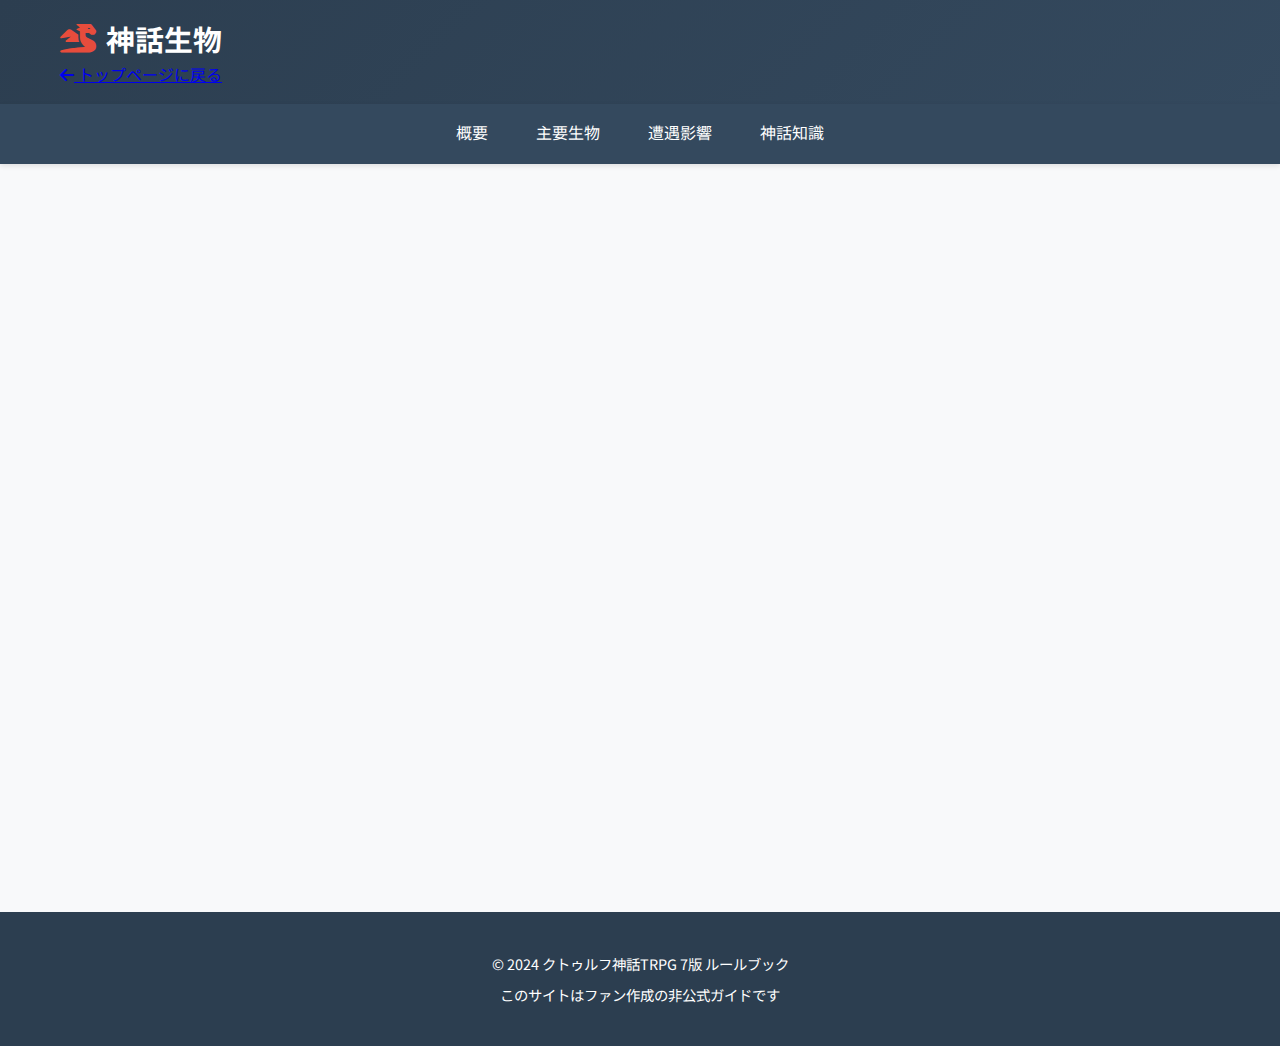
<file: mythos-creatures.html>
<!DOCTYPE html>
<html lang="ja">
<head>
    <meta charset="UTF-8">
    <meta name="viewport" content="width=device-width, initial-scale=1.0">
    <title>神話生物 - クトゥルフ神話TRPG 7版</title>
    <link rel="stylesheet" href="css/style.css">
    <link href="https://fonts.googleapis.com/css2?family=Noto+Sans+JP:wght@300;400;500;700&display=swap" rel="stylesheet">
    <link rel="stylesheet" href="https://cdnjs.cloudflare.com/ajax/libs/font-awesome/6.0.0/css/all.min.css">
</head>
<body>
    <header class="header">
        <div class="container">
            <h1 class="site-title">
                <i class="fas fa-dragon"></i>
                神話生物
            </h1>
            <a href="index.html" class="back-link">
                <i class="fas fa-arrow-left"></i> トップページに戻る
            </a>
        </div>
    </header>

    <nav class="nav">
        <div class="container">
            <ul class="nav-menu">
                <li><a href="#mythos-overview" onclick="showSection('mythos-overview')">概要</a></li>
                <li><a href="#common-creatures" onclick="showSection('common-creatures')">主要生物</a></li>
                <li><a href="#encounter-effects" onclick="showSection('encounter-effects')">遭遇影響</a></li>
                <li><a href="#mythos-knowledge" onclick="showSection('mythos-knowledge')">神話知識</a></li>
            </ul>
        </div>
    </nav>

    <main class="main">
        <div class="container">
            <section id="mythos-overview" class="content-section">
                <h2>神話生物の概要</h2>
                
                <div class="rule-card">
                    <h3><i class="fas fa-star"></i> 神話生物とは</h3>
                    <p>クトゥルフ神話に登場する神話生物は、人間の理解を超えた存在です。これらの生物は、物理法則を無視し、時空を超えて存在しています。</p>
                    
                    <div class="mythos-characteristics">
                        <h4>神話生物の特徴</h4>
                        <ul>
                            <li><strong>超越的な存在:</strong> 人間の概念を超えた存在</li>
                            <li><strong>時空を超える:</strong> 三次元の制約を受けない</li>
                            <li><strong>不死性:</strong> 通常の手段では倒せない</li>
                            <li><strong>精神的影響:</strong> 接触するだけで正気度を失う</li>
                            <li><strong>狂気を引き起こす:</strong> 認識しただけで狂気の危険がある</li>
                        </ul>
                    </div>
                </div>

                <div class="rule-card">
                    <h3><i class="fas fa-layer-group"></i> 神話生物の分類</h3>
                    <p>神話生物は、その脅威度と性質によっていくつかのカテゴリに分類されます。</p>
                    
                    <div class="creature-categories">
                        <div class="category">
                            <h4><i class="fas fa-fish"></i> 深きものども</h4>
                            <p>深海に棲む存在たち</p>
                            <ul>
                                <li>ディープ・ワン</li>
                                <li>クトーペ</li>
                                <li>ダゴン</li>
                            </ul>
                        </div>
                        
                        <div class="category">
                            <h4><i class="fas fa-mountain"></i> 地球外存在</h4>
                            <p>地球外から来た生物</p>
                            <ul>
                                <li>ミ＝ゴ</li>
                                <li>シャンブル・フロッグス</li>
                                <li>ナイト・ガント</li>
                            </ul>
                        </div>
                        
                        <div class="category">
                            <h4><i class="fas fa-crown"></i> 旧日支配者</h4>
                            <p>かつて地球を支配した存在</p>
                            <ul>
                                <li>クトゥルフ</li>
                                <li>ハスター</li>
                                <li>ニャルラトホテップ</li>
                            </ul>
                        </div>
                        
                        <div class="category">
                            <h4><i class="fas fa-infinity"></i> 外なるもの</h4>
                            <p>宇宙の外側から来た存在</p>
                            <ul>
                                <li>ヨグ＝ソトホト</li>
                                <li>アザトート</li>
                                <li>シャブ＝ニグラス</li>
                            </ul>
                        </div>
                    </div>
                </div>
            </section>

            <section id="common-creatures" class="content-section" style="display: none;">
                <h2>主要な神話生物</h2>
                
                <div class="rule-card">
                    <h3><i class="fas fa-fish"></i> ディープ・ワン</h3>
                    <div class="creature-stats">
                        <div class="stat-block">
                            <h4>基本能力値</h4>
                            <ul>
                                <li>STR: 14 (4d6)</li>
                                <li>CON: 14 (4d6)</li>
                                <li>SIZ: 13 (2d6+6)</li>
                                <li>INT: 11 (2d6+4)</li>
                                <li>POW: 12 (3d6+2)</li>
                                <li>DEX: 10 (2d6+3)</li>
                                <li>HP: 14</li>
                            </ul>
                        </div>
                        
                        <div class="ability-block">
                            <h4>特殊能力</h4>
                            <ul>
                                <li><strong>水棲:</strong> 水中で自由に行動</li>
                                <li><strong>不死性:</strong> 老化しない</li>
                                <li><strong>変化:</strong> 人間の姿に変身可能</li>
                                <li><strong>知性:</strong> 人間並の知能を持つ</li>
                            </ul>
                        </div>
                    </div>
                    
                    <div class="encounter-info">
                        <h4>遭遇時の影響</h4>
                        <ul>
                            <li><strong>SAN喪失:</strong> 1d6</li>
                            <li><strong>正体発覚:</strong> 1d10</li>
                            <li><strong>狂気ロール:</strong> 1d6以上失った場合</li>
                        </ul>
                        
                        <div class="deep-one-lore">
                            <h5>生態と文化</h5>
                            <p>ディープ・ワンは深海に棲む人魚のような存在で、人間と混血することができます。彼らはクトゥルフを崇拝し、深い海の底に巨大な都市を築いています。</p>
                        </div>
                    </div>
                </div>

                <div class="rule-card">
                    <h3><i class="fas fa-bug"></i> ミ＝ゴ</h3>
                    <div class="creature-stats">
                        <div class="stat-block">
                            <h4>基本能力値</h4>
                            <ul>
                                <li>STR: 18 (3d6+6)</li>
                                <li>CON: 18 (3d6+6)</li>
                                <li>SIZ: 10 (2d6+3)</li>
                                <li>INT: 21 (4d6+6)</li>
                                <li>POW: 15 (3d6+4)</li>
                                <li>DEX: 16 (3d6+4)</li>
                                <li>HP: 14</li>
                            </ul>
                        </div>
                        
                        <div class="ability-block">
                            <h4>特殊能力</h4>
                            <ul>
                                <li><strong>宇宙起源:</strong> プラトー星から来た</li>
                                <li><strong>真菌生物:</strong> 菌類に似た構造</li>
                                <li><strong>高度知性:</strong> 人間をはるかに超える</li>
                                <li><strong>外科手術:</strong> 人間を生きたまま脳を摘出</li>
                            </ul>
                        </div>
                    </div>
                    
                    <div class="encounter-info">
                        <h4>遭遇時の影響</h4>
                        <ul>
                            <li><strong>SAN喪失:</strong> 1d10</li>
                            <li><strong>狂気ロール:</strong> 1d10以上失った場合</li>
                            <li><strong>特殊:</strong> 会話が可能（恐ろしい内容）</li>
                        </ul>
                        
                        <div class="migo-technology">
                            <h5>テクノロジー</h5>
                            <p>ミ＝ゴは人間の科学をはるかに超えた技術を持っています。特に生物学と宇宙工学において優れており、人間の脳を摘出して生きたまま宇宙に運ぶことができます。</p>
                        </div>
                    </div>
                </div>

                <div class="rule-card">
                    <h3><i class="fas fa-eye-slash"></i> シャンブル・フロッグス</h3>
                    <div class="creature-stats">
                        <div class="stat-block">
                            <h4>基本能力値</h4>
                            <ul>
                                <li>STR: 21 (4d6+6)</li>
                                <li>CON: 18 (3d6+6)</li>
                                <li>SIZ: 14 (2d6+6)</li>
                                <li>INT: 15 (2d6+6)</li>
                                <li>POW: 17 (3d6+6)</li>
                                <li>DEX: 12 (2d6+3)</li>
                                <li>HP: 16</li>
                            </ul>
                        </div>
                        
                        <div class="ability-block">
                            <h4>特殊能力</h4>
                            <ul>
                                <li><strong>盲目:</strong> 目は退化している</li>
                                <li><strong>感覚器官:</strong> 頭部の触覚で感知</li>
                                <li><strong>魔術使い:</strong> 高度な魔術を使用</li>
                                <li><strong>地下棲:</strong> 地下の洞窟に棲む</li>
                            </ul>
                        </div>
                    </div>
                    
                    <div class="encounter-info">
                        <h4>遭遇時の影響</h4>
                        <ul>
                            <li><strong>SAN喪失:</strong> 1d8</li>
                            <li><strong>狂気ロール:</strong> 1d8以上失った場合</li>
                            <li><strong>特殊:</strong> 会話と取引が可能</li>
                        </ul>
                        
                        <div class="shambler-magic">
                            <h5>魔術能力</h5>
                            <p>シャンブル・フロッグスは、クトゥルフ神話の魔術を使いこなす熟練した魔術使いです。彼らは他の生物を召喚したり、時空を操作したりすることができます。</p>
                        </div>
                    </div>
                </div>

                <div class="rule-card">
                    <h3><i class="fas fa-dragon"></i> ナイト・ガント</h3>
                    <div class="creature-stats">
                        <div class="stat-block">
                            <h4>基本能力値</h4>
                            <ul>
                                <li>STR: 26 (4d6+10)</li>
                                <li>CON: 20 (3d6+8)</li>
                                <li>SIZ: 24 (4d6+8)</li>
                                <li>INT: 10 (2d6+2)</li>
                                <li>POW: 24 (4d6+8)</li>
                                <li>DEX: 17 (3d6+5)</li>
                                <li>HP: 22</li>
                            </ul>
                        </div>
                        
                        <div class="ability-block">
                            <h4>特殊能力</h4>
                            <ul>
                                <li><strong>黒い翼:</strong> 空を飛ぶことができる</li>
                                <li><strong>悪魔の姿:</strong> 人間の姿をした悪魔</li>
                                <li><strong>恐怖の存在:</strong> 見るだけで正気度を失う</li>
                                <li><strong>夜行性:</strong> 夜に活動する</li>
                            </ul>
                        </div>
                    </div>
                    
                    <div class="encounter-info">
                        <h4>遭遇時の影響</h4>
                        <ul>
                            <li><strong>SAN喪失:</strong> 1d10</li>
                            <li><strong>狂気ロール:</strong> 1d10以上失った場合</li>
                            <li><strong>特殊:</strong> 夜間に遭遇する確率が高い</li>
                        </ul>
                        
                        <div class="nightgaunt-lore">
                            <h5>伝承</h5>
                            <p>ナイト・ガントは、人間を奈落の底に連れて行く悪魔的存在です。彼らは夜の闇に紛れて現れ、犠牲者を恐怖で凍りつかせてから連れ去ります。</p>
                        </div>
                    </div>
                </div>

                <div class="rule-card">
                    <h3><i class="fas fa-crown"></i> クトゥルフ</h3>
                    <div class="creature-stats">
                        <div class="stat-block">
                            <h4>基本能力値</h4>
                            <ul>
                                <li>STR: 140 (平均的な化身)</li>
                                <li>CON: 70 (3d6×4)</li>
                                <li>SIZ: 140 (平均的な化身)</li>
                                <li>INT: 42 (3d6×2)</li>
                                <li>POW: 105 (3d6×6)</li>
                                <li>DEX: 21 (3d6+6)</li>
                                <li>HP: 21 (通常の化身)</li>
                            </ul>
                        </div>
                        
                        <div class="ability-block">
                            <h4>特殊能力</h4>
                            <ul>
                                <li><strong>旧日支配者:</strong> 宇宙の支配者</li>
                                <li><strong>不死性:</strong> 完全に倒すことはできない</li>
                                <li><strong>夢への影響:</strong> 敏感な人間に夢を見せる</li>
                                <li><strong>巨大な姿:</strong> 山のような巨大さ</li>
                            </ul>
                        </div>
                    </div>
                    
                    <div class="encounter-info">
                        <h4>遭遇時の影響</h4>
                        <ul>
                            <li><strong>SAN喪失:</strong> 1d100</li>
                            <li><strong>狂気ロール:</strong> 自動的に失敗</li>
                            <li><strong>特殊:</strong> 遭遇しただけで恒久的狂気</li>
                        </ul>
                        
                        <div class="cthulhu-warning">
                            <h5><i class="fas fa-exclamation-triangle"></i> 警告</h5>
                            <p>クトゥルフとの遭遇は、ほぼ確実にキャラクターの死亡か恒久的狂気を意味します。これは究極の恐怖です。</p>
                        </div>
                    </div>
                </div>
            </section>

            <section id="encounter-effects" class="content-section" style="display: none;">
                <h2>神話生物との遭遇影響</h2>
                
                <div class="rule-card">
                    <h3><i class="fas fa-brain"></i> 正気度（SAN）の喪失</h3>
                    <p>神話生物を目にした瞬間、人間の精神は耐え難い恐怖に襲われます。</p>
                    
                    <div class="san-loss-system">
                        <h4>SAN喪失の判定</h4>
                        <ol>
                            <li><strong>遭遇の認識:</strong> 神話生物を認識した瞬間に判定</li>
                            <li><strong>SAN喪失ロール:</strong> 1d100で振って現在のSAN値以下かチェック</li>
                            <li><strong>成功:</strong> 指定されたSANポイントを失う</li>
                            <li><strong>失敗:</strong> 2倍のSANポイントを失う</li>
                        </ol>
                        
                        <div class="san-loss-example">
                            <h5>例: ディープ・ワンとの遭遇</h5>
                            <p><strong>SAN喪失:</strong> 1d6</p>
                            <p><strong>通常成功:</strong> 1d6ポイント失う</p>
                            <p><strong>失敗:</strong> 2d6ポイント失う</p>
                        </div>
                    </div>
                </div>

                <div class="rule-card">
                    <h3><i class="fas fa-exclamation-triangle"></i> 狂気の発動</h3>
                    <p>一定以上のSANを失った場合、狂気の危機に陥ります。</p>
                    
                    <div class="madness-trigger">
                        <h4>狂気の条件</h4>
                        <ul>
                            <li><strong>一時的:</strong> 1回で5以上のSANを失った場合</li>
                            <li><strong>累積的:</strong> 累計で現在SANの半分以下になった場合</li>
                            <li><strong>完全:</strong> SANが0になった場合</li>
                        </ul>
                        
                        <h4>狂気の種類</h4>
                        <div class="madness-types">
                            <div class="madness-type">
                                <h5>一時的狂気</h5>
                                <p>1d10ラウンド続く短期的な狂気</p>
                                <ul>
                                    <li>恐慌状態</li>
                                    <li>暴力的な発作</li>
                                    <li>恐怖症の発作</li>
                                    <li>幻覚や幻聴</li>
                                </ul>
                            </div>
                            
                            <div class="madness-type">
                                <h5>恒久的狂気</h5>
                                <p>長期的な精神的影響</p>
                                <ul>
                                    <li>慢性の恐怖症</li>
                                    <li>偏執狂</li>
                                    <li>精神分裂病</li>
                                    <li>完全な精神崩壊</li>
                                </ul>
                            </div>
                        </div>
                    </div>
                </div>

                <div class="rule-card">
                    <h3><i class="fas fa-eye"></i> 認識と理解</h3>
                    <p>神話生物を見ただけでなく、その正体を理解した場合、より大きな影響を受けます。</p>
                    
                    <div class="understanding-levels">
                        <div class="understanding-level">
                            <h4>視覚的認識</h4>
                            <p>生物を目で見ただけの状態</p>
                            <p><strong>SAN喪失:</strong> 基本値</p>
                            <p><strong>例:</strong> 不気味な人影、奇妙な形をした生物</p>
                        </div>
                        
                        <div class="understanding-level">
                            <h4>実体的認識</h4>
                            <p>生物の実体を認識した状態</p>
                            <p><strong>SAN喪失:</strong> 基本値×1.5</p>
                            <p><strong>例:</strong> グロテスクな外見、異常なまでの大きさ</p>
                        </div>
                        
                        <div class="understanding-level">
                            <h4>本質的理解</h4>
                            <p>生物の真の本質を理解した状態</p>
                            <p><strong>SAN喪失:</strong> 基本値×2</p>
                            <p><strong>例:</strong> 神話生物の正体、宇宙の恐怖</p>
                        </div>
                        
                        <div class="understanding-level">
                            <h4>超越的理解</h4>
                            <p>人間の理解を超えた認識</p>
                            <p><strong>SAN喪失:</strong> 最大値</p>
                            <p><strong>例:</strong> クトゥルフの本質、宇宙の真実</p>
                        </div>
                    </div>
                </div>

                <div class="rule-card">
                    <h3><i class="fas fa-clock"></i> 長期的な影響</h3>
                    <p>神話生物との遭遇は、一度きりの影響に留まらず、長期的な精神的創傷を残します。</p>
                    
                    <div class="long-term-effects">
                        <h4>悪夢とフラッシュバック</h4>
                        <ul>
                            <li>遭遇後数日間、悪夢を見る</li>
                            <li>似たような状況でフラッシュバックが発生</li>
                            <li>睡眠障害と食欲不振</li>
                            <li>集中力の低下</li>
                        </ul>
                        
                        <h4>新たな恐怖症</h4>
                        <ul>
                            <li>水や深海への恐怖（ディープ・ワン）</li>
                            <li>闇や夜への恐怖（ナイト・ガント）</li>
                            <li>洞穴や地下への恐怖（シャンブル・フロッグス）</li>
                            <li>星や宇宙への恐怖（ミ＝ゴ）</li>
                        </ul>
                        
                        <h4>精神的変化</h4>
                        <ul>
                            <li>現実感覚の希薄化</li>
                            <li>人間関係の希薄化</li>
                            <li>自我の崩壊への第一歩</li>
                            <li>神話への興味の増大</li>
                        </ul>
                    </div>
                </div>
            </section>

            <section id="mythos-knowledge" class="content-section" style="display: none;">
                <h2>神話知識とその影響</h2>
                
                <div class="rule-card">
                    <h3><i class="fas fa-book"></i> クトゥルフ神話知識</h3>
                    <p>神話生物についての知識を得ることは、調査員にとって有益ですが、危険でもあります。</p>
                    
                    <div class="mythos-knowledge-system">
                        <h4>知識の段階</h4>
                        <div class="knowledge-levels">
                            <div class="knowledge-level">
                                <h5>無知 (0-10%)</h5>
                                <p>神話について何も知らない</p>
                                <p><strong>効果:</strong> 通常のSAN喪失</p>
                            </div>
                            
                            <div class="knowledge-level">
                                <h5>初心者 (11-25%)</h5>
                                <p>基本的な神話の存在を知っている</p>
                                <p><strong>効果:</strong> SAN喪失-1</p>
                            </div>
                            
                            <div class="knowledge-level">
                                <h5>学徒 (26-50%)</h5>
                                <p>いくつかの神話生物について詳しい</p>
                                <p><strong>効果:</strong> SAN喪失-2、識別可能</p>
                            </div>
                            
                            <div class="knowledge-level">
                                <h5>熟達者 (51-75%)</h5>
                                <p>多くの神話存在について精通している</p>
                                <p><strong>効果:</strong> SAN喪失-3、弱点を知る</p>
                            </div>
                            
                            <div class="knowledge-level">
                                <h5>専門家 (76-90%)</h5>
                                <p>神話の大部分を理解している</p>
                                <p><strong>効果:</strong> SAN喪失-4、対処法を知る</p>
                            </div>
                            
                            <div class="knowledge-level">
                                <h5>大師 (91%+)</h5>
                                <p>神話の本質を理解している</p>
                                <p><strong>効果:</strong> SAN喪失-5、だが精神的に不安定</p>
                            </div>
                        </div>
                    </div>
                </div>

                <div class="rule-card">
                    <h3><i class="fas fa-scroll"></i> グレムリンと魔導書</h3>
                    <p>神話知識は、魔導書やグレムリン（不気味な知識）から得られることが多いです。</p>
                    
                    <div class="tome-system">
                        <h4>主要な魔導書</h4>
                        <div class="tomes-list">
                            <div class="tome-item">
                                <h5>ネクロノミコン</h5>
                                <p><strong>著者:</strong> アブドゥル・アルハザード</p>
                                <p><strong>知識:</strong> クトゥルフ神話全体</p>
                                <p><strong>SAN喪失:</strong> 1d10</p>
                                <p><strong>狂気ロール:</strong> 1d10以上</p>
                            </div>
                            
                            <div class="tome-item">
                                <h5>無名祭祀書</h5>
                                <p><strong>著者:</strong> 無名氏</p>
                                <p><strong>知識:</strong> シャブ＝ナグラス</p>
                                <p><strong>SAN喪失:</strong> 1d8</p>
                                <p><strong>狂気ロール:</strong> 1d8以上</p>
                            </div>
                            
                            <div class="tome-item">
                                <h5>黄衣の王</h5>
                                <p><strong>著者:</strong> 匿名</p>
                                <p><strong>知識:</strong> ハスター</p>
                                <p><strong>SAN喪失:</strong> 1d6</p>
                                <p><strong>狂気ロール:</strong> 1d6以上</p>
                            </div>
                        </div>
                        
                        <h4>読書の影響</h4>
                        <ul>
                            <li><strong>知識の獲得:</strong> 神話知識技能の上昇</li>
                            <li><strong>SANの喪失:</strong> 魔導書によって異なる</li>
                            <li><strong>新たなスペル:</strong> 魔術の習得が可能</li>
                            <li><strong>精神的変化:</strong> 世界観の変化</li>
                        </ul>
                    </div>
                </div>

                <div class="rule-card">
                    <h3><i class="fas fa-lightbulb"></i> 知識の利点と欠点</h3>
                    <p>神話知識は調査員にとって双刃の剣です。</p>
                    
                    <div class="knowledge-pros-cons">
                        <div class="pros">
                            <h4><i class="fas fa-plus"></i> 利点</h4>
                            <ul>
                                <li>神話生物の識別が可能</li>
                                <li>弱点や対処法を知る</li>
                                <li>魔術の使用が可能</li>
                                <li>他の調査員を助けることができる</li>
                                <li>神話的脅威への耐性</li>
                            </ul>
                        </div>
                        
                        <div class="cons">
                            <h4><i class="fas fa-minus"></i> 欠点</h4>
                            <ul>
                                <li>精神的に不安定になる</li>
                                <li>現実世界との隔絶</li>
                                <li>悪夢とフラッシュバック</li>
                                <li>他の人間からの隔離</li>
                                <li>究極の恐怖への第一歩</li>
                            </ul>
                        </div>
                    </div>
                    
                    <div class="knowledge-warning">
                        <h5><i class="fas fa-exclamation-triangle"></i> 警告</h5>
                        <p>神話知識を得ることは、調査員の精神に永続的な傷を残します。これは取り消すことのできない変化です。</p>
                    </div>
                </div>
            </section>
        </div>
    </main>

    <footer class="footer">
        <div class="container">
            <p>&copy; 2024 クトゥルフ神話TRPG 7版 ルールブック</p>
            <p>このサイトはファン作成の非公式ガイドです</p>
        </div>
    </footer>

    <script src="js/main.js"></script>
    <style>
        /* このページ専用の追加スタイル */
        .mythos-characteristics {
            background: #f8f9fa;
            padding: 1.5rem;
            border-radius: 8px;
            margin: 1rem 0;
        }
        
        .creature-categories {
            display: grid;
            grid-template-columns: repeat(auto-fit, minmax(250px, 1fr));
            gap: 1.5rem;
            margin: 1.5rem 0;
        }
        
        .category {
            background: white;
            padding: 1.5rem;
            border-radius: 10px;
            box-shadow: 0 3px 10px rgba(0,0,0,0.1);
            border-left: 4px solid #3498db;
            text-align: center;
        }
        
        .category h4 {
            display: flex;
            align-items: center;
            justify-content: center;
            gap: 10px;
            margin-bottom: 1rem;
        }
        
        .creature-stats {
            display: grid;
            grid-template-columns: 1fr 1fr;
            gap: 2rem;
            margin: 1.5rem 0;
        }
        
        .stat-block, .ability-block {
            background: #f8f9fa;
            padding: 1.5rem;
            border-radius: 8px;
        }
        
        .stat-block h4, .ability-block h4 {
            color: #2c3e50;
            margin-bottom: 1rem;
            text-align: center;
        }
        
        .encounter-info {
            margin-top: 1.5rem;
            padding: 1.5rem;
            background: #e8f4f8;
            border-radius: 8px;
            border-left: 4px solid #3498db;
        }
        
        .deep-one-lore, .migo-technology, .shambler-magic, .nightgaunt-lore, .cthulhu-warning {
            background: white;
            padding: 1rem;
            border-radius: 8px;
            margin: 1rem 0;
            box-shadow: 0 2px 5px rgba(0,0,0,0.1);
        }
        
        .cthulhu-warning {
            background: #fff3cd;
            border-left: 4px solid #f39c12;
        }
        
        .san-loss-system, .madness-trigger, .understanding-levels, .long-term-effects {
            background: #f8f9fa;
            padding: 1.5rem;
            border-radius: 8px;
            margin: 1rem 0;
        }
        
        .understanding-levels {
            display: grid;
            grid-template-columns: repeat(auto-fit, minmax(200px, 1fr));
            gap: 1rem;
            margin: 1.5rem 0;
        }
        
        .understanding-level {
            background: white;
            padding: 1rem;
            border-radius: 8px;
            box-shadow: 0 2px 5px rgba(0,0,0,0.1);
            text-align: center;
        }
        
        .knowledge-levels {
            display: grid;
            grid-template-columns: repeat(auto-fit, minmax(200px, 1fr));
            gap: 1rem;
            margin: 1.5rem 0;
        }
        
        .knowledge-level {
            background: white;
            padding: 1rem;
            border-radius: 8px;
            box-shadow: 0 2px 5px rgba(0,0,0,0.1);
            text-align: center;
        }
        
        .tomes-list {
            display: grid;
            gap: 1rem;
            margin: 1rem 0;
        }
        
        .tome-item {
            background: #f8f9fa;
            padding: 1rem;
            border-radius: 8px;
            border-left: 4px solid #e74c3c;
        }
        
        .tome-item h5 {
            color: #2c3e50;
            margin-bottom: 0.5rem;
        }
        
        .knowledge-pros-cons {
            display: grid;
            grid-template-columns: 1fr 1fr;
            gap: 2rem;
            margin: 1.5rem 0;
        }
        
        .pros, .cons {
            background: white;
            padding: 1.5rem;
            border-radius: 8px;
            box-shadow: 0 3px 10px rgba(0,0,0,0.1);
        }
        
        .pros {
            border-left: 4px solid #27ae60;
        }
        
        .cons {
            border-left: 4px solid #e74c3c;
        }
        
        .knowledge-warning {
            background: #fff3cd;
            padding: 1rem;
            border-radius: 8px;
            margin: 1rem 0;
            border-left: 4px solid #f39c12;
        }
    </style>
</body>
</html>
</file>
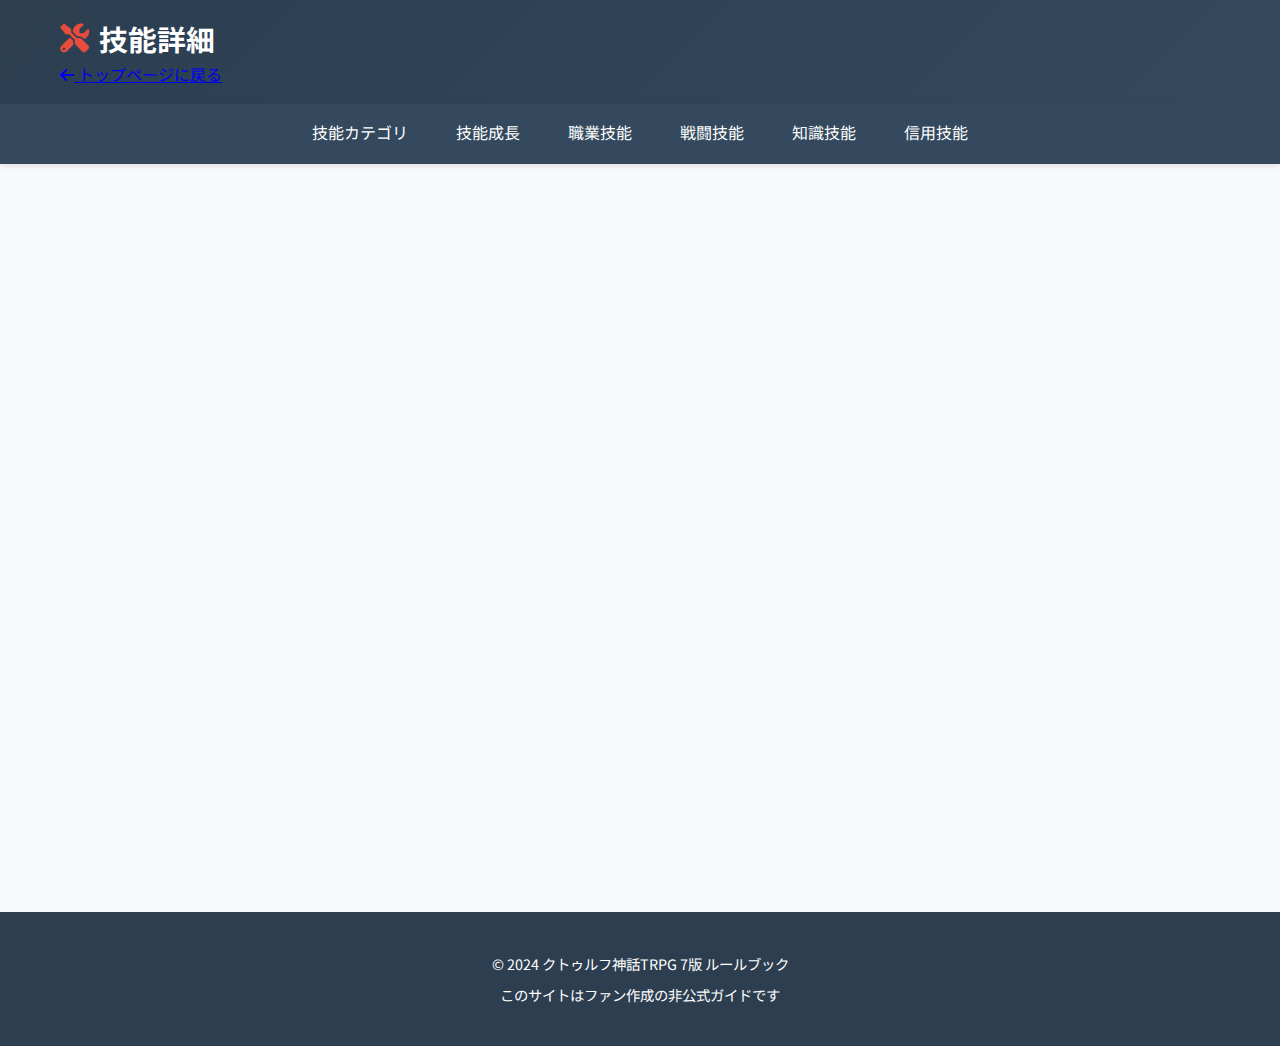
<file: skills.html>
<!DOCTYPE html>
<html lang="ja">
<head>
    <meta charset="UTF-8">
    <meta name="viewport" content="width=device-width, initial-scale=1.0">
    <title>技能詳細 - クトゥルフ神話TRPG 7版</title>
    <link rel="stylesheet" href="css/style.css">
    <link href="https://fonts.googleapis.com/css2?family=Noto+Sans+JP:wght@300;400;500;700&display=swap" rel="stylesheet">
    <link rel="stylesheet" href="https://cdnjs.cloudflare.com/ajax/libs/font-awesome/6.0.0/css/all.min.css">
</head>
<body>
    <header class="header">
        <div class="container">
            <h1 class="site-title">
                <i class="fas fa-tools"></i>
                技能詳細
            </h1>
            <a href="index.html" class="back-link">
                <i class="fas fa-arrow-left"></i> トップページに戻る
            </a>
        </div>
    </header>

    <nav class="nav">
        <div class="container">
            <ul class="nav-menu">
                <li><a href="#skill-categories" onclick="showSection('skill-categories')">技能カテゴリ</a></li>
                <li><a href="#skill-growth" onclick="showSection('skill-growth')">技能成長</a></li>
                <li><a href="#occupation-skills" onclick="showSection('occupation-skills')">職業技能</a></li>
                <li><a href="#combat-skills" onclick="showSection('combat-skills')">戦闘技能</a></li>
                <li><a href="#knowledge-skills" onclick="showSection('knowledge-skills')">知識技能</a></li>
                <li><a href="#credit-skill" onclick="showSection('credit-skill')">信用技能</a></li>
            </ul>
        </div>
    </nav>

    <main class="main">
        <div class="container">
            <section id="skill-categories" class="content-section">
                <h2>技能カテゴリ</h2>
                
                <div class="rule-card">
                    <h3><i class="fas fa-sitemap"></i> 技能の分類</h3>
                    <p>クトゥルフ神話TRPGの技能は、大きく5つのカテゴリに分類されます。それぞれのカテゴリは、キャラクターの異なる側面を表します。</p>
                    
                    <div class="skill-categories-grid">
                        <div class="skill-category">
                            <h4><i class="fas fa-fist-raised"></i> 戦闘技能</h4>
                            <p>物理的な戦闘や防御に関連する技能</p>
                            <ul>
                                <li>回避</li>
                                <li>キック</li>
                                <li>組み付き</li>
                                <li>拳銃</li>
                                <li>ショットガン</li>
                                <li>マシンガン</li>
                                <li>ライフル</li>
                            </ul>
                        </div>
                        
                        <div class="skill-category">
                            <h4><i class="fas fa-brain"></i> 知識技能</h4>
                            <p>学問的知識や専門的な情報に関連する技能</p>
                            <ul>
                                <li>医学</li>
                                <li>生物学</li>
                                <li>化学</li>
                                <li>物理学</li>
                                <li>歴史</li>
                                <li>考古学</li>
                                <li>天文学</li>
                                <li>図書館</li>
                            </ul>
                        </div>
                        
                        <div class="skill-category">
                            <h4><i class="fas fa-running"></i> 行動技能</h4>
                            <p>身体的な行動や隠密行動に関連する技能</p>
                            <ul>
                                <li>隠密</li>
                                <li>忍び歩き</li>
                                <li>聞き耳</li>
                                <li>追跡</li>
                                <li>写真</li>
                                <li>運転</li>
                                <li>機械修理</li>
                                <li>電気修理</li>
                            </ul>
                        </div>
                        
                        <div class="skill-category">
                            <h4><i class="fas fa-comments"></i> 交渉技能</h4>
                            <p>人間関係や交渉に関連する技能</p>
                            <ul>
                                <li>言いくるめ</li>
                                <li>脅迫</li>
                                <li>説得</li>
                                <li>チヤホヤ</li>
                                <li>信用</li>
                                <li>母国語</li>
                                <li>外国語</li>
                            </ul>
                        </div>
                        
                        <div class="skill-category">
                            <h4><i class="fas fa-palette"></i> 芸術技能</h4>
                            <p>創造的な活動や美的感覚に関連する技能</p>
                            <ul>
                                <li>演技</li>
                                <li>芸術</li>
                                <li>写真</li>
                                <li>書道</li>
                                <li>音楽</li>
                                <li>ダンス</li>
                            </ul>
                        </div>
                    </div>
                </div>

                <div class="rule-card">
                    <h3><i class="fas fa-percentage"></i> 技能値の目安</h3>
                    <div class="skill-levels">
                        <div class="skill-level">
                            <span class="level-range">1-24%</span>
                            <span class="level-desc">初心者・素人レベル</span>
                        </div>
                        <div class="skill-level">
                            <span class="level-range">25-49%</span>
                            <span class="level-desc">一般的な熟練者</span>
                        </div>
                        <div class="skill-level">
                            <span class="level-range">50-74%</span>
                            <span class="level-desc">専門家レベル</span>
                        </div>
                        <div class="skill-level">
                            <span class="level-range">75-89%</span>
                            <span class="level-desc">一流の専門家</span>
                        </div>
                        <div class="skill-level">
                            <span class="level-range">90%以上</span>
                            <span class="level-desc">世界的権威・天才</span>
                        </div>
                    </div>
                </div>
            </section>

            <section id="skill-growth" class="content-section" style="display: none;">
                <h2>技能の成長</h2>
                
                <div class="rule-card">
                    <h3><i class="fas fa-seedling"></i> 技能成長の基本</h3>
                    <p>クトゥルフ神話TRPGでは、技能を使用することで成長させることができます。このシステムは、キャラクターが経験を積むことを表現しています。</p>
                    
                    <div class="growth-flow">
                        <div class="growth-step">
                            <h4>1. 技能の使用</h4>
                            <p>技能ロールを行い、成功または失敗する</p>
                        </div>
                        <div class="growth-arrow">↓</div>
                        <div class="growth-step">
                            <h4>2. 成長チェック</h4>
                            <p>セッション終了時に、使用した技能について成長ロール</p>
                        </div>
                        <div class="growth-arrow">↓</div>
                        <div class="growth-step">
                            <h4>3. 成長判定</h4>
                            <p>1d100を振り、技能値を超えたら成長成功</p>
                        </div>
                        <div class="growth-arrow">↓</div>
                        <div class="growth-step">
                            <h4>4. 技能上昇</h4>
                            <p>1d10ポイント技能が上昇（失敗時でも1ポイント上昇の可能性あり）</p>
                        </div>
                    </div>
                </div>

                <div class="rule-card">
                    <h3><i class="fas fa-chart-line"></i> 成長の詳細ルール</h3>
                    
                    <h4>成長ロールの条件</h4>
                    <ul>
                        <li><strong>技能を使用した:</strong> そのセッション中に技能ロールを行った</li>
                        <li><strong>KPの判断:</strong> 状況に応じてKPが成長チェックを許可</li>
                        <li><strong>適切な使用:</strong> 無理のない、自然な技能の使用</li>
                    </ul>

                    <h4>成長ロールの方法</h4>
                    <div class="formula">
                        <strong>1d100 ≤ 現在の技能値 → 成長失敗</strong><br>
                        <strong>1d100 > 現在の技能値 → 成長成功</strong>
                    </div>
                    <p>成長成功時：<strong>1d10ポイント上昇</strong></p>
                    <p>成長失敗時：<strong>1ポイント上昇（KPの判断）</strong></p>

                    <div class="example-box">
                        <h5>成長の例</h5>
                        <p><strong>状況:</strong> 探偵の技能値が35%のキャラクターが、探偵技能で重要な証拠を発見</p>
                        <p><strong>成長ロール:</strong> 1d100 = 72（35を超えたので成功）</p>
                        <p><strong>結果:</strong> 探偵技能が1d10 = 7ポイント上昇、新しい技能値は42%</p>
                    </div>
                </div>

                <div class="rule-card">
                    <h3><i class="fas fa-graduation-cap"></i> 技能上限と成長</h3>
                    <p>技能の成長には上限がありますが、特定の条件下で上限を超えて成長できることがあります。</p>
                    
                    <div class="skill-limits-table">
                        <table>
                            <thead>
                                <tr>
                                    <th>技能の種類</th>
                                    <th>基本上限</th>
                                    <th>特別条件下での上限</th>
                                </tr>
                            </thead>
                            <tbody>
                                <tr>
                                    <td>職業技能</td>
                                    <td>90%</td>
                                    <td>95%（特別な訓練あり）</td>
                                </tr>
                                <tr>
                                    <td>興味本位技能</td>
                                    <td>50%</td>
                                    <td>75%（特別な訓練あり）</td>
                                </tr>
                                <tr>
                                    <td>その他技能</td>
                                    <td>75%</td>
                                    <td>90%（特別な訓練あり）</td>
                                </tr>
                            </tbody>
                        </table>
                    </div>
                </div>

                <div class="rule-card">
                    <h3><i class="fas fa-lightbulb"></i> 成長のコツ</h3>
                    <div class="tips-grid">
                        <div class="tip-item">
                            <h4>多様な技能を使用</h4>
                            <p>同じ技能ばかり使うより、様々な技能を使うことで成長の機会が増える</p>
                        </div>
                        <div class="tip-item">
                            <h4>困難な状況で使用</h4>
                            <p>難易度の高い技能ロールに挑戦することで、より大きな成長を得られることがある</p>
                        </div>
                        <div class="tip-item">
                            <h4>ロールプレイ重視</h4>
                            <p>単に技能を使うだけでなく、状況に応じた創造的な使用方法が成長につながる</p>
                        </div>
                    </div>
                </div>
            </section>

            <section id="occupation-skills" class="content-section" style="display: none;">
                <h2>職業技能</h2>
                
                <div class="rule-card">
                    <h3><i class="fas fa-briefcase"></i> 職業技能とは</h3>
                    <p>職業技能は、キャラクターの職業に直接関連する技能で、より高い初期値を持ち、成長しやすい特徴があります。</p>
                </div>

                <div class="rule-card">
                    <h3><i class="fas fa-calculator"></i> 職業技能ポイント</h3>
                    <div class="formula">
                        <strong>職業技能ポイント = EDU × 20</strong>
                    </div>
                    <p>このポイントを、職業に関連する技能に割り振ることができます。最低5%、最高90%まで割り振ることが可能です。</p>
                </div>

                <div class="rule-card">
                    <h3><i class="fas fa-user-tie"></i> 主要職業と職業技能</h3>
                    
                    <div class="occupations-detailed-grid">
                        <div class="occupation-detail">
                            <h4><i class="fas fa-search"></i> 探偵</h4>
                            <div class="occupation-stats">
                                <p><strong>推奨EDU:</strong> 12+</p>
                                <p><strong>職業技能:</strong> 言いくるめ、隠密、聞き耳、説得、心理学、図書館、写真、追跡</p>
                            </div>
                            <div class="occupation-features">
                                <h5>特徴</h5>
                                <ul>
                                    <li>情報収集能力に優れる</li>
                                    <li>様々な状況に対応できる万能性</li>
                                    <li>法律的な知識を持つ</li>
                                </ul>
                            </div>
                        </div>

                        <div class="occupation-detail">
                            <h4><i class="fas fa-stethoscope"></i> 医者</h4>
                            <div class="occupation-stats">
                                <p><strong>推奨EDU:</strong> 16+</p>
                                <p><strong>職業技能:</strong> 医学、生物学、化学、心理学、薬学、言いくるめ</p>
                            </div>
                            <div class="occupation-features">
                                <h5>特徴</h5>
                                <ul>
                                    <li>医学的な知識と治療能力</li>
                                    <li>科学的な分析能力</li>
                                    <li>高い社会的信用</li>
                                </ul>
                            </div>
                        </div>

                        <div class="occupation-detail">
                            <h4><i class="fas fa-graduation-cap"></i> 教師</h4>
                            <div class="occupation-stats">
                                <p><strong>推奨EDU:</strong> 14+</p>
                                <p><strong>職業技能:</strong> 図書館、心理学、説得、母国語、歴史、考古学、地学</p>
                            </div>
                            <div class="occupation-features">
                                <h5>特徴</h5>
                                <ul>
                                    <li>幅広い知識を持つ</li>
                                    <li>教育・指導能力</li>
                                    <li>研究能力</li>
                                </ul>
                            </div>
                        </div>

                        <div class="occupation-detail">
                            <h4><i class="fas fa-newspaper"></i> 記者</h4>
                            <div class="occupation-stats">
                                <p><strong>推奨EDU:</strong> 12+</p>
                                <p><strong>職業技能:</strong> 写真、図書館、言いくるめ、聞き耳、心理学、説得、母国語</p>
                            </div>
                            <div class="occupation-features">
                                <h5>特徴</h5>
                                <ul>
                                    <li>情報収集能力</li>
                                    <li>文章能力</li>
                                    <li>交渉能力</li>
                                </ul>
                            </div>
                        </div>

                        <div class="occupation-detail">
                            <h4><i class="fas fa-shield-alt"></i> 警察官</h4>
                            <div class="occupation-stats">
                                <p><strong>推奨EDU:</strong> 10+</p>
                                <p><strong>職業技能:</strong> 拳銃、聞き耳、説得、心理学、追跡、隠密、法律</p>
                            </div>
                            <div class="occupation-features">
                                <h5>特徴</h5>
                                <ul>
                                    <li>戦闘能力</li>
                                    <li>法的知識</li>
                                    <li>捜査能力</li>
                                </ul>
                            </div>
                        </div>

                        <div class="occupation-detail">
                            <h4><i class="fas fa-balance-scale"></i> 弁護士</h4>
                            <div class="occupation-stats">
                                <p><strong>推奨EDU:</strong> 16+</p>
                                <p><strong>職業技能:</strong> 法律、図書館、心理学、説得、言いくるめ、信用、外国語</p>
                            </div>
                            <div class="occupation-features">
                                <h5>特徴</h5>
                                <ul>
                                    <li>高度な法的知識</li>
                                    <li>論理的思考力</li>
                                    <li>高い社会的地位</li>
                                </ul>
                            </div>
                        </div>
                    </div>
                </div>

                <div class="rule-card">
                    <h3><i class="fas fa-lightbulb"></i> 職業選択のコツ</h3>
                    <div class="selection-tips">
                        <div class="tip-card">
                            <h4>EDU値を考慮する</h4>
                            <p>高いEDUを持つキャラクターは、学者や専門家系の職業に向いています</p>
                        </div>
                        <div class="tip-card">
                            <h4>パーティのバランス</h4>
                            <p>他のプレイヤーのキャラクターと役割が被らないように配慮しましょう</p>
                        </div>
                        <div class="tip-card">
                            <h4>シナリオに合わせる</h4>
                            <p>KPと相談して、プレイするシナリオに合った職業を選びましょう</p>
                        </div>
                    </div>
                </div>
            </section>

            <section id="combat-skills" class="content-section" style="display: none;">
                <h2>戦闘技能</h2>
                
                <div class="rule-card">
                    <h3><i class="fas fa-sword"></i> 戦闘技能の概要</h3>
                    <p>戦闘技能は、物理的な戦闘や防御に直接使用される技能です。これらの技能は、直接的な生存に関わる重要な技能です。</p>
                </div>

                <div class="rule-card">
                    <h3><i class="fas fa-shield-alt"></i> 防御技能</h3>
                    
                    <div class="skill-detail-card">
                        <h4><i class="fas fa-running"></i> 回避</h4>
                        <div class="skill-info">
                            <p><strong>基本値:</strong> DEX×2</p>
                            <p><strong>効果:</strong> 攻撃を回避する、危険から逃れる</p>
                        </div>
                        <div class="skill-usage">
                            <h5>使用例</h5>
                            <ul>
                                <li>銃弾・武器の攻撃を回避</li>
                                <li>罠や落石を避ける</li>
                                <li>車両からの回避</li>
                            </ul>
                        </div>
                    </div>

                    <div class="skill-detail-card">
                        <h4><i class="fas fa-hand-rock"></i> 組み付き</h4>
                        <div class="skill-info">
                            <p><strong>基本値:</strong> STR+DEX</p>
                            <p><strong>効果:</strong> 相手を捕らえる、拘束する</p>
                        </div>
                        <div class="skill-usage">
                            <h5>使用例</h5>
                            <ul>
                                <li>相手を捕まえる</li>
                                <li>武器を取り上げる</li>
                                <li>逃げる相手を止める</li>
                            </ul>
                        </div>
                    </div>
                </div>

                <div class="rule-card">
                    <h3><i class="fas fa-fist-raised"></i> 近接戦闘技能</h3>
                    
                    <div class="skill-detail-card">
                        <h4><i class="fas fa-shoe-prints"></i> キック</h4>
                        <div class="skill-info">
                            <p><strong>基本値:</strong> 25%</p>
                            <p><strong>ダメージ:</strong> 1d6+筋力ボーナス</p>
                            <p><strong>効果:</strong> 足での攻撃</p>
                        </div>
                        <div class="skill-features">
                            <h5>特徴</h5>
                            <ul>
                                <li>手がふさがっている時に使用可能</li>
                                <li>武器を持っていない時の攻撃</li>
                                <li>相手を蹴り飛ばす</li>
                            </ul>
                        </div>
                    </div>

                    <div class="skill-detail-card">
                        <h4><i class="fas fa-hammer"></i> 武器攻撃</h4>
                        <div class="skill-info">
                            <p><strong>基本値:</strong> 25%</p>
                            <p><strong>効果:</strong> 近接武器での攻撃</p>
                        </div>
                        <div class="weapon-types">
                            <h5>武器の種類</h5>
                            <ul>
                                <li><strong>斧:</strong> 1d6+2+筋力ボーナス</li>
                                <li><strong>棍棒:</strong> 1d6+筋力ボーナス</li>
                                <li><strong>ナイフ:</strong> 1d4+筋力ボーナス</li>
                                <li><strong>ソード:</strong> 1d6+筋力ボーナス</li>
                            </ul>
                        </div>
                    </div>
                </div>

                <div class="rule-card">
                    <h3><i class="fas fa-crosshairs"></i> 遠隔攻撃技能</h3>
                    
                    <div class="skill-detail-card">
                        <h4><i class="fas fa-gun"></i> 拳銃</h4>
                        <div class="skill-info">
                            <p><strong>基本値:</strong> 20%</p>
                            <p><strong>効果:</strong> 拳銃での攻撃</p>
                        </div>
                        <div class="weapon-details">
                            <h5>主な拳銃</h5>
                            <ul>
                                <li><strong>.38口径リボルバー:</strong> 1d10</li>
                                <li><strong>9mm自動拳銃:</strong> 1d10</li>
                                <li><strong>.45口径自動拳銃:</strong> 1d10+1</li>
                            </ul>
                        </div>
                    </div>

                    <div class="skill-detail-card">
                        <h4><i class="fas fa-crosshairs"></i> ライフル</h4>
                        <div class="skill-info">
                            <p><strong>基本値:</strong> 25%</p>
                            <p><strong>効果:</strong> ライフルでの攻撃</p>
                        </div>
                        <div class="weapon-details">
                            <h5>主なライフル</h5>
                            <ul>
                                <li><strong>.22口径ライフル:</strong> 1d6</li>
                                <li><strong>ハンティングライフル:</strong> 1d10+2</li>
                                <li><strong>軍用ライフル:</strong> 2d6+1</li>
                            </ul>
                        </div>
                    </div>

                    <div class="skill-detail-card">
                        <h4><i class="fas fa-burst"></i> ショットガン</h4>
                        <div class="skill-info">
                            <p><strong>基本値:</strong> 30%</p>
                            <p><strong>効果:</strong> ショットガンでの攻撃</p>
                        </div>
                        <div class="weapon-details">
                            <h5>ダメージ</h5>
                            <p>ショットガンのダメージは距離によって変化します：</p>
                            <ul>
                                <li><strong>至近距離（3m以内）:</strong> 4d6</li>
                                <li><strong>近距離（3-15m）:</strong> 2d6</li>
                                <li><strong>中距離（15-50m）:</strong> 1d6</li>
                            </ul>
                        </div>
                    </div>
                </div>
            </section>

            <section id="knowledge-skills" class="content-section" style="display: none;">
                <h2>知識技能</h2>
                
                <div class="rule-card">
                    <h3><i class="fas fa-book"></i> 知識技能の概要</h3>
                    <p>知識技能は、学問的知識や専門的な情報に関連する技能です。これらの技能は、情報収集や謎解きに重要な役割を果たします。</p>
                </div>

                <div class="rule-card">
                    <h3><i class="fas fa-microscope"></i> 科学技能</h3>
                    
                    <div class="knowledge-skill-grid">
                        <div class="knowledge-skill-card">
                            <h4><i class="fas fa-flask"></i> 生物学</h4>
                            <div class="skill-basic-info">
                                <p><strong>基本値:</strong> 1%</p>
                                <p><strong>関連する能力:</strong> INT</p>
                            </div>
                            <div class="skill-description">
                                <p>生物に関する知識。動植物の識別、生態系の理解、遺伝子の基礎知識など。</p>
                            </div>
                            <div class="skill-usage-examples">
                                <h5>使用例</h5>
                                <ul>
                                    <li>未知の生物の識別</li>
                                    <li>毒の有無の判断</li>
                                    <li>生態系の分析</li>
                                </ul>
                            </div>
                        </div>

                        <div class="knowledge-skill-card">
                            <h4><i class="fas fa-vial"></i> 化学</h4>
                            <div class="skill-basic-info">
                                <p><strong>基本値:</strong> 1%</p>
                                <p><strong>関連する能力:</strong> INT</p>
                            </div>
                            <div class="skill-description">
                                <p>化学物質に関する知識。化合物の分析、毒物の識別、薬品の調合など。</p>
                            </div>
                            <div class="skill-usage-examples">
                                <h5>使用例</h5>
                                <ul>
                                    <li>未知の物質の分析</li>
                                    <li>毒物の識別</li>
                                    <li>薬品の調合</li>
                                </ul>
                            </div>
                        </div>

                        <div class="knowledge-skill-card">
                            <h4><i class="fas fa-atom"></i> 物理学</h4>
                            <div class="skill-basic-info">
                                <p><strong>基本値:</strong> 1%</p>
                                <p><strong>関連する能力:</strong> INT</p>
                            </div>
                            <div class="skill-description">
                                <p>物理現象に関する知識。力学、電気、光学、原子物理学など。</p>
                            </div>
                            <div class="skill-usage-examples">
                                <h5>使用例</h5>
                                <ul>
                                    <li>機械の仕組みの理解</li>
                                    <li>電気系統の分析</li>
                                    <li>異常な物理現象の調査</li>
                                </ul>
                            </div>
                        </div>

                        <div class="knowledge-skill-card">
                            <h4><i class="fas fa-pills"></i> 薬学</h4>
                            <div class="skill-basic-info">
                                <p><strong>基本値:</strong> 1%</p>
                                <p><strong>関連する能力:</strong> INT</p>
                            </div>
                            <div class="skill-description">
                                <p>医薬品に関する知識。薬効、副作用、調合法、毒物学など。</p>
                            </div>
                            <div class="skill-usage-examples">
                                <h5>使用例</h5>
                                <ul>
                                    <li>薬の効果の判断</li>
                                    <li>毒の中和</li>
                                    <li>薬品の調合</li>
                                </ul>
                            </div>
                        </div>
                    </div>
                </div>

                <div class="rule-card">
                    <h3><i class="fas fa-history"></i> 人文学技能</h3>
                    
                    <div class="knowledge-skill-grid">
                        <div class="knowledge-skill-card">
                            <h4><i class="fas fa-scroll"></i> 歴史</h4>
                            <div class="skill-basic-info">
                                <p><strong>基本値:</strong> 10%</p>
                                <p><strong>関連する能力:</strong> INT</p>
                            </div>
                            <div class="skill-description">
                                <p>歴史に関する知識。特定の時代、事件、人物についての知識。</p>
                            </div>
                            <div class="skill-usage-examples">
                                <h5>使用例</h5>
                                <ul>
                                    <li>古い資料の年代特定</li>
                                    <li>歴史的出来事の解釈</li>
                                    <li>遺跡の歴史的価値の判断</li>
                                </ul>
                            </div>
                        </div>

                        <div class="knowledge-skill-card">
                            <h4><i class="fas fa-monument"></i> 考古学</h4>
                            <div class="skill-basic-info">
                                <p><strong>基本値:</strong> 1%</p>
                                <p><strong>関連する能力:</strong> INT</p>
                            </div>
                            <div class="skill-description">
                                <p>古代文明に関する知識。遺跡の調査、遺物の分析、古代文字の解読など。</p>
                            </div>
                            <div class="skill-usage-examples">
                                <h5>使用例</h5>
                                <ul>
                                    <li>遺跡の年代特定</li>
                                    <li>古代の工芸品の真贋判定</li>
                                    <li>古代文字の解読</li>
                                </ul>
                            </div>
                        </div>

                        <div class="knowledge-skill-card">
                            <h4><i class="fas fa-globe"></i> 地学</h4>
                            <div class="skill-basic-info">
                                <p><strong>基本値:</strong> 10%</p>
                                <p><strong>関連する能力:</strong> INT</p>
                            </div>
                            <div class="skill-description">
                                <p>地球科学に関する知識。地質、地形、気象、海洋など。</p>
                            </div>
                            <div class="skill-usage-examples">
                                <h5>使用例</h5>
                                <ul>
                                    <li>地質の調査</li>
                                    <li>天候の予測</li>
                                    <li>地形の分析</li>
                                </ul>
                            </div>
                        </div>

                        <div class="knowledge-skill-card">
                            <h4><i class="fas fa-language"></i> 言語学</h4>
                            <div class="skill-basic-info">
                                <p><strong>基本値:</strong> 5%</p>
                                <p><strong>関連する能力:</strong> INT</p>
                            </div>
                            <div class="skill-description">
                                <p>言語に関する知識。未知の言語の解読、言語の系統、古代言語など。</p>
                            </div>
                            <div class="skill-usage-examples">
                                <h5>使用例</h5>
                                <ul>
                                    <li>未知の言語の解読</li>
                                    <li>古代文字の解釈</li>
                                    <li>方言の理解</li>
                                </ul>
                            </div>
                        </div>
                    </div>
                </div>

                <div class="rule-card">
                    <h3><i class="fas fa-book-reader"></i> 図書館技能</h3>
                    
                    <div class="library-skill-detail">
                        <h4><i class="fas fa-search"></i> 図書館</h4>
                        <div class="skill-basic-info">
                            <p><strong>基本値:</strong> 10%</p>
                            <p><strong>関連する能力:</strong> INT</p>
                        </div>
                        <div class="skill-description">
                            <p>図書館での情報検索能力。資料の見つけ方、目録の使い方、関連資料の発見など。</p>
                        </div>
                        <div class="library-usage">
                            <h5>使用例</h5>
                            <div class="example-scenario">
                                <p><strong>調査シナリオ:</strong></p>
                                <ol>
                                    <li>図書館で古い新聞記事を探す</li>
                                    <li>専門書籍から特定の情報を抽出</li>
                                    <li>関連する複数の資料を統合</li>
                                    <li>古い地図や文書の解読</li>
                                </ol>
                            </div>
                        </div>
                        <div class="library-modifiers">
                            <h5>修正値の例</h5>
                            <ul>
                                <li><strong>良い図書館:</strong> +20%</li>
                                <li><strong>専門図書館:</strong> +30%</li>
                                <li><strong>資料が少ない:</strong> -20%</li>
                                <li><strong>言語が異なる:</strong> -30%</li>
                            </ul>
                        </div>
                    </div>
                </div>
            </section>

            <section id="credit-skill" class="content-section" style="display: none;">
                <h2>信用技能</h2>
                
                <div class="rule-card">
                    <h3><i class="fas fa-handshake"></i> 信用技能の概要</h3>
                    <p>信用技能は、キャラクターの社会的地位、経済力、人脈、評判を総合的に表す重要な技能です。これは単なる金銭的な裕福さではなく、社会的な信用度を意味します。</p>
                </div>

                <div class="rule-card">
                    <h3><i class="fas fa-chart-line"></i> 信用レベルの詳細</h3>
                    
                    <div class="credit-levels-detailed">
                        <div class="credit-level-detailed">
                            <div class="level-header">
                                <h4>0-9%: 信用なし</h4>
                                <span class="level-badge level-none">社会的に排除</span>
                            </div>
                            <div class="level-content">
                                <p><strong>生活レベル:</strong> ホームレス、重度の借金、犯罪者</p>
                                <p><strong>社会的扱い:</strong> 警察の注目、店の出入り禁止、宿なし</p>
                                <p><strong>利用可能なもの:</strong> ほとんどなし、恵施や施設の利用</p>
                                <div class="level-examples">
                                    <h5>具体例</h5>
                                    <ul>
                                        <li>路上生活者</li>
                                        <li>多重債務者</li>
                                        <li>前科のある者</li>
                                    </ul>
                                </div>
                            </div>
                        </div>

                        <div class="credit-level-detailed">
                            <div class="level-header">
                                <h4>10-24%: 低信用</h4>
                                <span class="level-badge level-low">社会的底辺</span>
                            </div>
                            <div class="level-content">
                                <p><strong>生活レベル:</strong> アルバイト、日雇い、貧困層</p>
                                <p><strong>社会的扱い:</strong> 一般的な店での買い物可能、安宿利用</p>
                                <p><strong>利用可能なもの:</strong> 安価な宿、大衆食堂、公共機関</p>
                                <div class="level-examples">
                                    <h5>具体例</h5>
                                    <ul>
                                        <li>日雇い労働者</li>
                                        <li>アルバイト学生</li>
                                        <li>年金生活者</li>
                                    </ul>
                                </div>
                            </div>
                        </div>

                        <div class="credit-level-detailed">
                            <div class="level-header">
                                <h4>25-49%: 平均的信用</h4>
                                <span class="level-badge level-average">一般市民</span>
                            </div>
                            <div class="level-content">
                                <p><strong>生活レベル:</strong> 一般労働者、事務員、店員</p>
                                <p><strong>社会的扱い:</strong> 普通の社会的扱い、銀行口座開設可能</p>
                                <p><strong>利用可能なもの:</strong> 中級ホテル、レストラン、百貨店</p>
                                <div class="level-examples">
                                    <h5>具体例</h5>
                                    <ul>
                                        <li>会社員</li>
                                        <li>小売店店員</li>
                                        <li>事務職</li>
                                    </ul>
                                </div>
                            </div>
                        </div>

                        <div class="credit-level-detailed">
                            <div class="level-header">
                                <h4>50-74%: 高信用</h4>
                                <span class="level-badge level-high">中産階級</span>
                            </div>
                            <div class="level-content">
                                <p><strong>生活レベル:</strong> 専門職、管理職、中小企業経営者</p>
                                <p><strong>社会的扱い:</strong> 社会的に信頼され、高級施設利用可能</p>
                                <p><strong>利用可能なもの:</strong> 高級ホテル、会員制クラブ、高級レストラン</p>
                                <div class="level-examples">
                                    <h5>具体例</h5>
                                    <ul>
                                        <li>医者</li>
                                        <li>弁護士</li>
                                        <li>中小企業社長</li>
                                    </ul>
                                </div>
                            </div>
                        </div>

                        <div class="credit-level-detailed">
                            <div class="level-header">
                                <h4>75-89%: 非常に高い信用</h4>
                                <span class="level-badge level-very-high">上流階級</span>
                            </div>
                            <div class="level-content">
                                <p><strong>生活レベル:</strong> 大企業重役、有名専門家、政治家</p>
                                <p><strong>社会的扱い:</strong> VIP扱い、専用のサービス、社会的影響力</p>
                                <p><strong>利用可能なもの:</strong> 一流ホテル、高級クラブ、専用サービス</p>
                                <div class="level-examples">
                                    <h5>具体例</h5>
                                    <ul>
                                        <li>大企業重役</li>
                                        <li>有名政治家</li>
                                        <li>世界的専門家</li>
                                    </ul>
                                </div>
                            </div>
                        </div>

                        <div class="credit-level-detailed">
                            <div class="level-header">
                                <h4>90%以上: 絶大な信用</h4>
                                <span class="level-badge level-extreme">超上流</span>
                            </div>
                            <div class="level-content">
                                <p><strong>生活レベル:</strong> 大財産相続者、著名実業家、国家的権威</p>
                                <p><strong>社会的扱い:</strong> 最高級のVIP待遇、国家的な影響力</p>
                                <p><strong>利用可能なもの:</strong> 最上級の施設、専用機、私設サービス</p>
                                <div class="level-examples">
                                    <h5>具体例</h5>
                                    <ul>
                                        <li>大財産家</li>
                                        <li>王族</li>
                                        <li>世界的権威</li>
                                    </ul>
                                </div>
                            </div>
                        </div>
                    </div>
                </div>

                <div class="rule-card">
                    <h3><i class="fas fa-cogs"></i> 信用技能の使用方法</h3>
                    
                    <div class="credit-usage-examples">
                        <div class="usage-example">
                            <h4><i class="fas fa-info-circle"></i> 情報収集</h4>
                            <div class="example-details">
                                <p><strong>状況:</strong> 高級クラブで有力者から重要な情報を得たい</p>
                                <p><strong>難易度:</strong> 50-70（相手の地位により変化）</p>
                                <p><strong>成功:</strong> クラブに入場し、有力者と会話する機会を得る</p>
                                <p><strong>失敗:</strong> 門前払い、または不審者として扱われる</p>
                            </div>
                        </div>

                        <div class="usage-example">
                            <h4><i class="fas fa-shopping-cart"></i> 物品調達</h4>
                            <div class="example-details">
                                <p><strong>状況:</strong> 調査に必要な高価な機材を購入したい</p>
                                <p><strong>難易度:</strong> 40-60（物品の価値により変化）</p>
                                <p><strong>成功:</strong> 必要な資金を調達し、機材を購入できる</p>
                                <p><strong>失敗:</strong> 資金不足、または割高な価格で購入</p>
                            </div>
                        </div>

                        <div class="usage-example">
                            <h4><i class="fas fa-users"></i> 人脈利用</h4>
                            <div class="example-details">
                                <p><strong>状況:</strong> 特定の分野の専門家を紹介してもらいたい</p>
                                <p><strong>難易度:</strong> 60-80（専門家のレベルにより変化）</p>
                                <p><strong>成功:</strong> 適切な専門家を紹介してもらえる</p>
                                <p><strong>失敗:</strong> 紹介が得られない、または不適切な人を紹介される</p>
                            </div>
                        </div>
                    </div>
                </div>

                <div class="rule-card">
                    <h3><i class="fas fa-exclamation-triangle"></i> 信用の喪失と回復</h3>
                    
                    <div class="credit-loss-recovery">
                        <div class="loss-section">
                            <h4>信用を失う行動</h4>
                            <div class="loss-examples">
                                <div class="loss-example">
                                    <h5>犯罪行為 (-10～30%)</h5>
                                    <p>逮捕された場合、特に詐欺や窃盗などの経済犯罪</p>
                                </div>
                                <div class="loss-example">
                                    <h5>詐欺行為 (-20～50%)</h5>
                                    <p>ペテン、詐欺、信頼の裏切り行為</p>
                                </div>
                                <div class="loss-example">
                                    <h5>社会的スキャンダル (-10～40%)</h5>
                                    <p>不倫、汚職、社会的に不適切な行為</p>
                                </div>
                                <div class="loss-example">
                                    <h5>借金の滞納 (-5～20%)</h5>
                                    <p>ローンの返済不能、支払いの遅延</p>
                                </div>
                            </div>
                        </div>

                        <div class="recovery-section">
                            <h4>信用の回復方法</h4>
                            <div class="recovery-examples">
                                <div class="recovery-example">
                                    <h5>時間の経過 (+1d3%/月)</h5>
                                    <p>スキャンダルや事件から時間が経過することで自然に回復</p>
                                </div>
                                <div class="recovery-example">
                                    <h5>社会的貢献 (+5～20%)</h5>
                                    <p>慈善活動、地域への貢献、社会的に評価される行為</p>
                                </div>
                                <div class="recovery-example">
                                    <h5>借金の返済 (+5～10%)</h5>
                                    <p>借金を完済することで信用を回復</p>
                                </div>
                                <div class="recovery-example">
                                    <h5>新たな職業 (+5～15%)</h5>
                                    <p>安定した職業に就くことで信用を回復</p>
                                </div>
                            </div>
                        </div>
                    </div>
                </div>

                <div class="rule-card">
                    <h3><i class="fas fa-brain"></i> 信用と狂気の関係</h3>
                    <p>信用と狂気（SAN値）には密接な関係があります。SAN値の低下は、キャラクターの精神的不安定を引き起こし、それが社会的な信用の喪失につながることがあります。</p>
                    
                    <div class="sanity-credit-relation">
                        <h4>SAN値低下による信用への影響</h4>
                        <ul>
                            <li><strong>SAN 50以下:</strong> 時々異常な行動、信用-5%</li>
                            <li><strong>SAN 25以下:</strong> 明らかな狂気の兆候、信用-10%</li>
                            <li><strong>SAN 10以下:</strong> 重度の精神異常、信用-20%</li>
                            <li><strong>SAN 0:</strong> 完全なる精神崩壊、信用-50%</li>
                        </ul>
                    </div>
                </div>
            </section>
        </div>
    </main>

    <footer class="footer">
        <div class="container">
            <p>&copy; 2024 クトゥルフ神話TRPG 7版 ルールブック</p>
            <p>このサイトはファン作成の非公式ガイドです</p>
        </div>
    </footer>

    <script src="js/main.js"></script>
    <style>
        /* このページ専用の追加スタイル */
        .skill-categories-grid {
            display: grid;
            grid-template-columns: repeat(auto-fit, minmax(300px, 1fr));
            gap: 1.5rem;
            margin: 1.5rem 0;
        }

        .skill-category {
            background: white;
            border: 1px solid #e9ecef;
            border-radius: 8px;
            padding: 1.5rem;
            box-shadow: 0 2px 10px rgba(0,0,0,0.1);
        }

        .skill-category h4 {
            color: #2c3e50;
            margin-bottom: 0.8rem;
            font-size: 1.2rem;
            display: flex;
            align-items: center;
            gap: 0.5rem;
        }

        .skill-category ul {
            list-style: none;
            padding: 0;
        }

        .skill-category li {
            padding: 0.3rem 0;
            border-bottom: 1px solid #f0f0f0;
        }

        .skill-category li:last-child {
            border-bottom: none;
        }

        .skill-levels {
            display: flex;
            flex-direction: column;
            gap: 0.8rem;
            margin: 1rem 0;
        }

        .skill-level {
            display: flex;
            justify-content: space-between;
            align-items: center;
            padding: 0.8rem;
            background: #f8f9fa;
            border-radius: 6px;
            border-left: 4px solid #3498db;
        }

        .level-range {
            font-weight: bold;
            color: #2c3e50;
            min-width: 80px;
        }

        .level-desc {
            color: #666;
            text-align: right;
        }

        .growth-flow {
            display: flex;
            align-items: center;
            justify-content: space-between;
            margin: 2rem 0;
            flex-wrap: wrap;
            gap: 1rem;
        }

        .growth-step {
            background: white;
            border: 2px solid #3498db;
            border-radius: 8px;
            padding: 1rem;
            text-align: center;
            flex: 1;
            min-width: 150px;
        }

        .growth-step h4 {
            color: #2c3e50;
            margin-bottom: 0.5rem;
        }

        .growth-arrow {
            font-size: 2rem;
            color: #3498db;
            font-weight: bold;
        }

        .occupations-detailed-grid {
            display: grid;
            grid-template-columns: repeat(auto-fit, minmax(400px, 1fr));
            gap: 1.5rem;
            margin: 1.5rem 0;
        }

        .occupation-detail {
            background: white;
            border: 1px solid #e9ecef;
            border-radius: 8px;
            padding: 1.5rem;
            box-shadow: 0 2px 10px rgba(0,0,0,0.1);
        }

        .occupation-detail h4 {
            color: #2c3e50;
            margin-bottom: 1rem;
            display: flex;
            align-items: center;
            gap: 0.5rem;
        }

        .occupation-stats {
            background: #f8f9fa;
            padding: 1rem;
            border-radius: 6px;
            margin-bottom: 1rem;
        }

        .occupation-stats p {
            margin: 0.5rem 0;
        }

        .occupation-features ul {
            list-style: none;
            padding: 0;
        }

        .occupation-features li {
            padding: 0.3rem 0;
            padding-left: 1rem;
            position: relative;
        }

        .occupation-features li:before {
            content: "▶";
            position: absolute;
            left: 0;
            color: #e74c3c;
        }

        .skill-detail-card,
        .knowledge-skill-card {
            background: white;
            border: 1px solid #e9ecef;
            border-radius: 8px;
            padding: 1.5rem;
            margin: 1rem 0;
            box-shadow: 0 2px 10px rgba(0,0,0,0.1);
        }

        .skill-detail-card h4,
        .knowledge-skill-card h4 {
            color: #2c3e50;
            margin-bottom: 1rem;
            display: flex;
            align-items: center;
            gap: 0.5rem;
        }

        .skill-basic-info {
            background: #f8f9fa;
            padding: 1rem;
            border-radius: 6px;
            margin-bottom: 1rem;
        }

        .skill-basic-info p {
            margin: 0.3rem 0;
        }

        .knowledge-skill-grid {
            display: grid;
            grid-template-columns: repeat(auto-fit, minmax(350px, 1fr));
            gap: 1.5rem;
            margin: 1.5rem 0;
        }

        .credit-levels-detailed {
            display: flex;
            flex-direction: column;
            gap: 1.5rem;
            margin: 1.5rem 0;
        }

        .credit-level-detailed {
            background: white;
            border: 1px solid #e9ecef;
            border-radius: 8px;
            overflow: hidden;
            box-shadow: 0 2px 10px rgba(0,0,0,0.1);
        }

        .level-header {
            background: #34495e;
            color: white;
            padding: 1rem 1.5rem;
            display: flex;
            justify-content: space-between;
            align-items: center;
        }

        .level-header h4 {
            margin: 0;
        }

        .level-badge {
            padding: 0.3rem 0.8rem;
            border-radius: 20px;
            font-size: 0.9rem;
            font-weight: bold;
        }

        .level-badge.level-none { background: #e74c3c; }
        .level-badge.level-low { background: #f39c12; }
        .level-badge.level-average { background: #f1c40f; color: #333; }
        .level-badge.level-high { background: #27ae60; }
        .level-badge.level-very-high { background: #3498db; }
        .level-badge.level-extreme { background: #9b59b6; }

        .level-content {
            padding: 1.5rem;
        }

        .level-content p {
            margin: 0.8rem 0;
            line-height: 1.6;
        }

        .level-examples {
            margin-top: 1rem;
            padding-top: 1rem;
            border-top: 1px solid #eee;
        }

        .level-examples h5 {
            color: #2c3e50;
            margin-bottom: 0.5rem;
        }

        .level-examples ul {
            list-style: none;
            padding: 0;
        }

        .level-examples li {
            padding: 0.2rem 0;
            padding-left: 1rem;
            position: relative;
        }

        .level-examples li:before {
            content: "•";
            position: absolute;
            left: 0;
            color: #e74c3c;
        }

        .credit-usage-examples {
            display: flex;
            flex-direction: column;
            gap: 1.5rem;
            margin: 1.5rem 0;
        }

        .usage-example {
            background: #f8f9fa;
            border-left: 4px solid #3498db;
            padding: 1.5rem;
            border-radius: 0 8px 8px 0;
        }

        .usage-example h4 {
            color: #2c3e50;
            margin-bottom: 1rem;
            display: flex;
            align-items: center;
            gap: 0.5rem;
        }

        .example-details p {
            margin: 0.8rem 0;
            line-height: 1.6;
        }

        .credit-loss-recovery {
            display: grid;
            grid-template-columns: 1fr 1fr;
            gap: 2rem;
            margin: 1.5rem 0;
        }

        .loss-examples,
        .recovery-examples {
            display: flex;
            flex-direction: column;
            gap: 1rem;
        }

        .loss-example,
        .recovery-example {
            background: white;
            border: 1px solid #e9ecef;
            border-radius: 6px;
            padding: 1rem;
        }

        .loss-example h5,
        .recovery-example h5 {
            color: #e74c3c;
            margin-bottom: 0.5rem;
        }

        .sanity-credit-relation {
            background: #fff3cd;
            border: 1px solid #ffeaa7;
            border-radius: 8px;
            padding: 1.5rem;
            margin: 1rem 0;
        }

        .sanity-credit-relation h4 {
            color: #856404;
            margin-bottom: 1rem;
        }

        .sanity-credit-relation ul {
            list-style: none;
            padding: 0;
        }

        .sanity-credit-relation li {
            padding: 0.5rem 0;
            padding-left: 1rem;
            position: relative;
            color: #856404;
        }

        .sanity-credit-relation li:before {
            content: "⚠";
            position: absolute;
            left: 0;
        }

        @media (max-width: 768px) {
            .skill-categories-grid,
            .occupations-detailed-grid,
            .knowledge-skill-grid {
                grid-template-columns: 1fr;
            }
            
            .growth-flow {
                flex-direction: column;
            }
            
            .credit-loss-recovery {
                grid-template-columns: 1fr;
            }
            
            .nav-menu {
                flex-wrap: wrap;
                gap: 0.5rem;
            }
            
            .nav-menu li {
                flex: 1;
                min-width: 120px;
            }
        }
    </style>
</body>
</html>
</file>
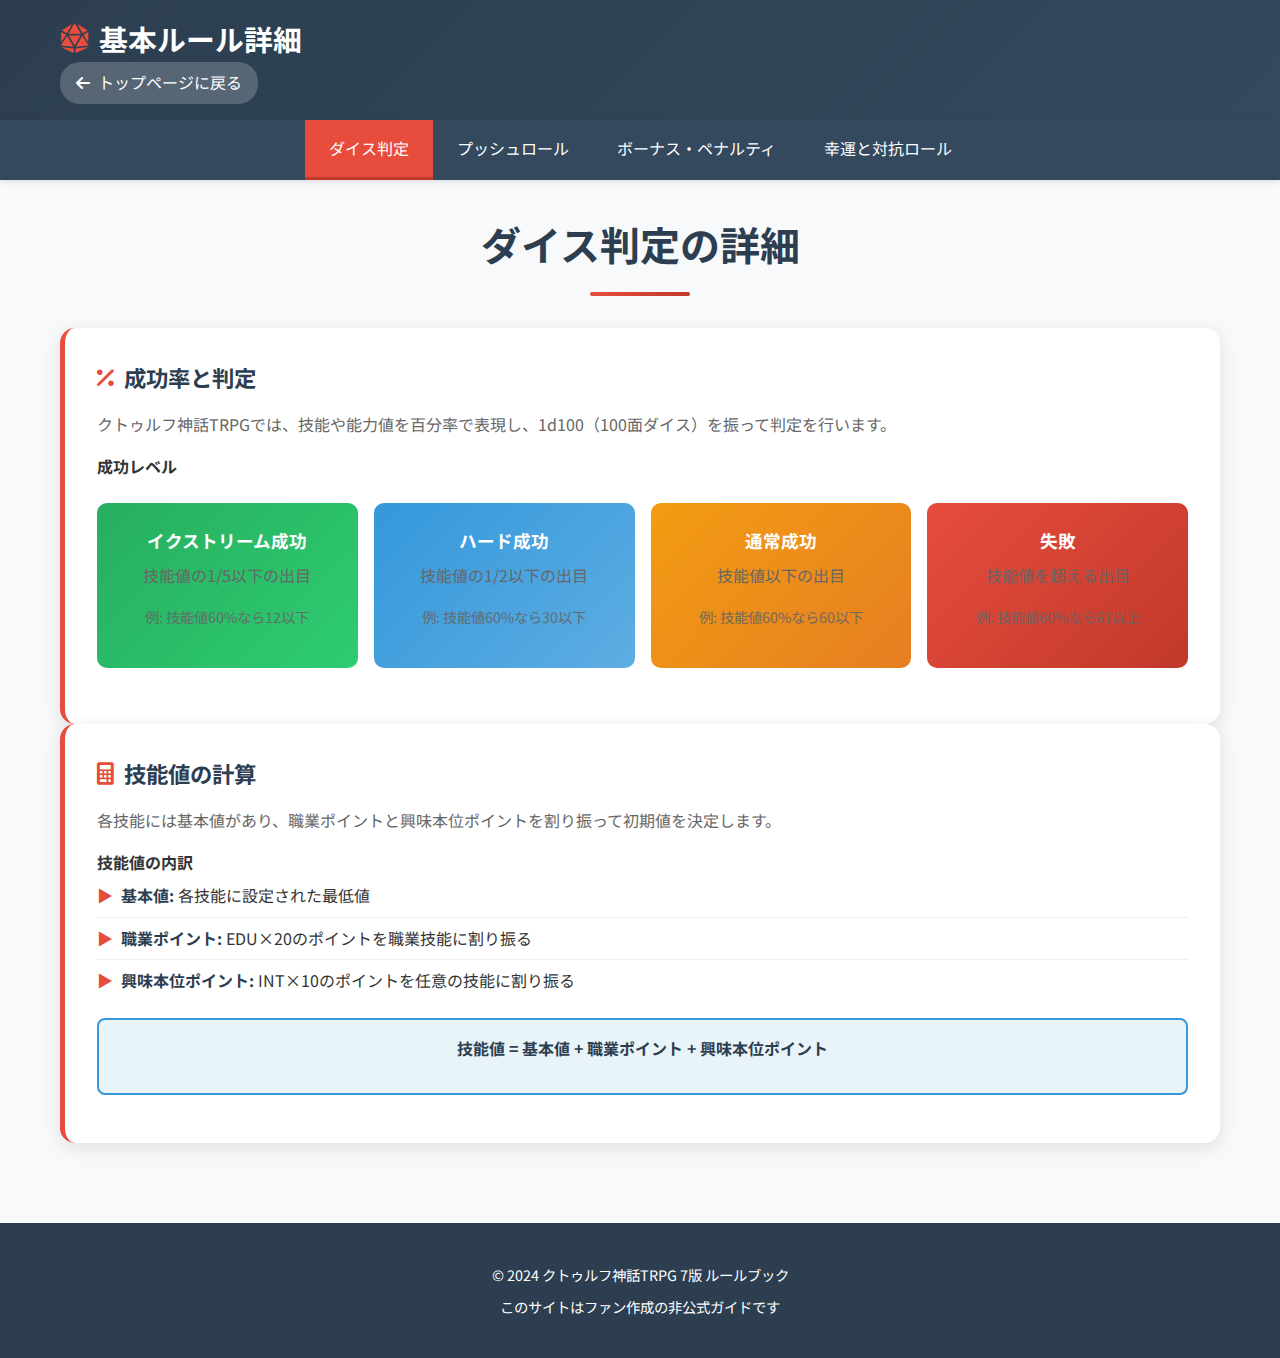
<file: CoC_7/basic-rules.html>
<!DOCTYPE html>
<html lang="ja">
<head>
    <meta charset="UTF-8">
    <meta name="viewport" content="width=device-width, initial-scale=1.0">
    <title>基本ルール詳細 - クトゥルフ神話TRPG 7版</title>
    <link rel="stylesheet" href="css/style.css">
    <link href="https://fonts.googleapis.com/css2?family=Noto+Sans+JP:wght@300;400;500;700&display=swap" rel="stylesheet">
    <link rel="stylesheet" href="https://cdnjs.cloudflare.com/ajax/libs/font-awesome/6.0.0/css/all.min.css">
</head>
<body>
    <header class="header">
        <div class="container">
            <h1 class="site-title">
                <i class="fas fa-dice-d20"></i>
                基本ルール詳細
            </h1>
            <a href="index.html" class="back-link">
                <i class="fas fa-arrow-left"></i> トップページに戻る
            </a>
        </div>
    </header>

    <nav class="nav">
        <div class="container">
            <ul class="nav-menu">
                <li><a href="#dice-mechanics" onclick="showSection('dice-mechanics')">ダイス判定</a></li>
                <li><a href="#push-roll" onclick="showSection('push-roll')">プッシュロール</a></li>
                <li><a href="#bonus-penalty" onclick="showSection('bonus-penalty')">ボーナス・ペナルティ</a></li>
                <li><a href="#luck" onclick="showSection('luck')">幸運と対抗ロール</a></li>
            </ul>
        </div>
    </nav>

    <main class="main">
        <div class="container">
            <section id="dice-mechanics" class="content-section">
                <h2>ダイス判定の詳細</h2>
                
                <div class="rule-card">
                    <h3><i class="fas fa-percentage"></i> 成功率と判定</h3>
                    <p>クトゥルフ神話TRPGでは、技能や能力値を百分率で表現し、1d100（100面ダイス）を振って判定を行います。</p>
                    
                    <h4>成功レベル</h4>
                    <div class="success-levels">
                        <div class="success-level critical">
                            <h5>イクストリーム成功</h5>
                            <p>技能値の1/5以下の出目</p>
                            <p class="example">例: 技能値60%なら12以下</p>
                        </div>
                        <div class="success-level hard">
                            <h5>ハード成功</h5>
                            <p>技能値の1/2以下の出目</p>
                            <p class="example">例: 技能値60%なら30以下</p>
                        </div>
                        <div class="success-level normal">
                            <h5>通常成功</h5>
                            <p>技能値以下の出目</p>
                            <p class="example">例: 技能値60%なら60以下</p>
                        </div>
                        <div class="success-level fail">
                            <h5>失敗</h5>
                            <p>技能値を超える出目</p>
                            <p class="example">例: 技能値60%なら61以上</p>
                        </div>
                    </div>
                </div>

                <div class="rule-card">
                    <h3><i class="fas fa-calculator"></i> 技能値の計算</h3>
                    <p>各技能には基本値があり、職業ポイントと興味本位ポイントを割り振って初期値を決定します。</p>
                    
                    <h4>技能値の内訳</h4>
                    <ul>
                        <li><strong>基本値:</strong> 各技能に設定された最低値</li>
                        <li><strong>職業ポイント:</strong> EDU×20のポイントを職業技能に割り振る</li>
                        <li><strong>興味本位ポイント:</strong> INT×10のポイントを任意の技能に割り振る</li>
                    </ul>
                    
                    <div class="formula-box">
                        <p><strong>技能値 = 基本値 + 職業ポイント + 興味本位ポイント</strong></p>
                    </div>
                </div>
            </section>

            <section id="push-roll" class="content-section" style="display: none;">
                <h2>プッシュロールの詳細</h2>
                
                <div class="rule-card">
                    <h3><i class="fas fa-redo-alt"></i> プッシュロールとは</h3>
                    <p>プッシュロールは、失敗したロールをもう一度振り直すことができる特別なルールです。</p>
                    
                    <div class="warning-box">
                        <h4><i class="fas fa-exclamation-triangle"></i> 重要な注意点</h4>
                        <ul>
                            <li>KP（キーパー）の許可が必要</li>
                            <li>失敗した場合、より危険な結果になる</li>
                            <li>状況が悪化する代償がある</li>
                            <li>同じロールに複数回適用できない</li>
                        </ul>
                    </div>
                </div>

                <div class="rule-card">
                    <h3><i class="fas fa-book-dead"></i> プッシュ失敗の例</h3>
                    <div class="example-scenarios">
                        <div class="scenario">
                            <h4>図書館での調査</h4>
                            <p><strong>通常失敗:</strong> 情報が見つからない</p>
                            <p><strong>プッシュ失敗:</strong> 貴重な資料を破損させ、図書館員に怒られる</p>
                        </div>
                        <div class="scenario">
                            <h4>交渉</h4>
                            <p><strong>通常失敗:</strong> 相手が興味を示さない</p>
                            <p><strong>プッシュ失敗:</strong> 相手を怒らせ、以後の交渉が不可能に</p>
                        </div>
                        <div class="scenario">
                            <h4>ロック解除</h4>
                            <p><strong>通常失敗:</strong> 鍵が開かない</p>
                            <p><strong>プッシュ失敗:</strong> 鍵を壊してしまい、部屋に入れなくなる</p>
                        </div>
                    </div>
                </div>
            </section>

            <section id="bonus-penalty" class="content-section" style="display: none;">
                <h2>ボーナスダイス・ペナルティダイス</h2>
                
                <div class="rule-card">
                    <h3><i class="fas fa-plus-circle"></i> ボーナスダイス</h3>
                    <p>有利な状況で1つ多くの10の位ダイスを振り、好きな方の結果を選択します。</p>
                    
                    <h4>ボーナスダイスの例</h4>
                    <ul>
                        <li>優れた道具を使用している</li>
                        <li>十分な時間がある</li>
                        <li>助けてくれる仲間がいる</li>
                        <li>環境が有利（明るい、静かなど）</li>
                    </ul>
                    
                    <div class="dice-example">
                        <p><strong>通常:</strong> 10の位ダイス1個 + 1の位ダイス1個</p>
                        <p><strong>ボーナス1個:</strong> 10の位ダイス2個 → 好きな方を選択</p>
                        <p><strong>ボーナス2個:</strong> 10の位ダイス3個 → 好きな方を選択</p>
                    </div>
                </div>

                <div class="rule-card">
                    <h3><i class="fas fa-minus-circle"></i> ペナルティダイス</h3>
                    <p>不利な状況で1つ多くの10の位ダイスを振り、最悪の結果を採用します。</p>
                    
                    <h4>ペナルティダイスの例</h4>
                    <ul>
                        <li>粗末な道具しかない</li>
                        <li>時間切れが近い</li>
                        <li>悪天候や真っ暗な環境</li>
                        <li>負傷している</li>
                    </ul>
                    
                    <div class="dice-example">
                        <p><strong>通常:</strong> 10の位ダイス1個 + 1の位ダイス1個</p>
                        <p><strong>ペナルティ1個:</strong> 10の位ダイス2個 → 最悪の結果を採用</p>
                        <p><strong>ペナルティ2個:</strong> 10の位ダイス3個 → 最悪の結果を採用</p>
                    </div>
                </div>
            </section>

            <section id="luck" class="content-section" style="display: none;">
                <h2>幸運と対抗ロール</h2>
                
                <div class="rule-card">
                    <h3><i class="fas fa-clover"></i> 幸運の消費</h3>
                    <p>幸運はキャラクターの運命力を表し、危機的な状況を好転させるために消費できます。</p>
                    
                    <h4>幸運の使用方法</h4>
                    <ol>
                        <li>KPに幸運を使いたい旨を宣言</li>
                        <li>現在の幸運値で幸運ロールを行う</li>
                        <li>成功すれば状況が好転する</li>
                        <li>消費した幸運は回復しない</li>
                    </ol>
                    
                    <div class="example-box">
                        <h5>使用例</h5>
                        <p>「銃口が相手に向いている瞬間、私は引き金を引こうとします」</p>
                        <p>「幸運を使って、相手が銃を落としていたとします」</p>
                    </div>
                </div>

                <div class="rule-card">
                    <h3><i class="fas fa-handshake"></i> 対抗ロール</h3>
                    <p>2人のキャラクターが互いに能力を競う場合、対抗ロールを行います。</p>
                    
                    <h4>対抗ロールの手順</h4>
                    <ol>
                        <li>両者が同時にロールを行う</li>
                        <li>成功レベルを比較する</li>
                        <li>成功レベルが高い方が勝利</li>
                        <li>同じ成功レベルなら、技能値が高い方が勝利</li>
                    </ol>
                    
                    <div class="vs-example">
                        <h5>対抗ロールの例</h5>
                        <div class="vs-comparison">
                            <div class="vs-side">
                                <h6>探偵（説明75%）</h6>
                                <p>出目: 32 → ハード成功</p>
                            </div>
                            <div class="vs-vs">VS</div>
                            <div class="vs-side">
                                <h6>詐欺師（言いくるめ65%）</h6>
                                <p>出目: 45 → 通常成功</p>
                            </div>
                        </div>
                        <p><strong>結果:</strong> 探偵のハード成功が勝利！</p>
                    </div>
                </div>
            </section>
        </div>
    </main>

    <footer class="footer">
        <div class="container">
            <p>&copy; 2024 クトゥルフ神話TRPG 7版 ルールブック</p>
            <p>このサイトはファン作成の非公式ガイドです</p>
        </div>
    </footer>

    <script src="js/main.js"></script>
    <script>
        // このページ専用のJavaScript
        document.addEventListener('DOMContentLoaded', function() {
            // 初期セクションを表示
            showSection('dice-mechanics');
        });
        
        // 成功レベルの説明をアニメーション
        function animateSuccessLevels() {
            const levels = document.querySelectorAll('.success-level');
            levels.forEach((level, index) => {
                setTimeout(() => {
                    level.style.opacity = '1';
                    level.style.transform = 'translateY(0)';
                }, index * 200);
            });
        }
        
        // ページ読み込み後にアニメーション実行
        setTimeout(animateSuccessLevels, 500);
    </script>
    
    <style>
        /* このページ専用の追加スタイル */
        .back-link {
            display: inline-flex;
            align-items: center;
            gap: 8px;
            color: white;
            text-decoration: none;
            padding: 8px 16px;
            background: rgba(255,255,255,0.2);
            border-radius: 20px;
            transition: all 0.3s ease;
        }
        
        .back-link:hover {
            background: rgba(255,255,255,0.3);
            transform: translateX(-3px);
        }
        
        .success-levels {
            display: grid;
            grid-template-columns: repeat(auto-fit, minmax(200px, 1fr));
            gap: 1rem;
            margin: 1.5rem 0;
        }
        
        .success-level {
            padding: 1.5rem;
            border-radius: 10px;
            text-align: center;
            opacity: 0;
            transform: translateY(20px);
            transition: all 0.6s ease;
        }
        
        .success-level.critical {
            background: linear-gradient(135deg, #27ae60, #2ecc71);
            color: white;
        }
        
        .success-level.hard {
            background: linear-gradient(135deg, #3498db, #5dade2);
            color: white;
        }
        
        .success-level.normal {
            background: linear-gradient(135deg, #f39c12, #e67e22);
            color: white;
        }
        
        .success-level.fail {
            background: linear-gradient(135deg, #e74c3c, #c0392b);
            color: white;
        }
        
        .success-level h5 {
            font-size: 1.1rem;
            margin-bottom: 0.5rem;
        }
        
        .success-level .example {
            font-size: 0.9rem;
            opacity: 0.9;
            margin-top: 0.5rem;
        }
        
        .warning-box {
            background: linear-gradient(135deg, #f39c12, #e67e22);
            color: white;
            padding: 1.5rem;
            border-radius: 10px;
            margin: 1rem 0;
        }
        
        .warning-box h4 {
            display: flex;
            align-items: center;
            gap: 10px;
            margin-bottom: 1rem;
        }
        
        .example-scenarios {
            display: grid;
            gap: 1rem;
            margin: 1rem 0;
        }
        
        .scenario {
            background: #f8f9fa;
            padding: 1rem;
            border-radius: 8px;
            border-left: 4px solid #e74c3c;
        }
        
        .scenario h4 {
            color: #2c3e50;
            margin-bottom: 0.5rem;
        }
        
        .formula-box {
            background: #e8f4f8;
            padding: 1rem;
            border-radius: 8px;
            text-align: center;
            margin: 1rem 0;
            border: 2px solid #3498db;
        }
        
        .dice-example {
            background: #f8f9fa;
            padding: 1rem;
            border-radius: 8px;
            margin: 1rem 0;
            font-family: 'Courier New', monospace;
        }
        
        .example-box {
            background: #e8f5e8;
            padding: 1rem;
            border-radius: 8px;
            margin: 1rem 0;
            border: 2px solid #27ae60;
        }
        
        .vs-example {
            background: #fff3cd;
            padding: 1.5rem;
            border-radius: 10px;
            margin: 1rem 0;
        }
        
        .vs-comparison {
            display: flex;
            align-items: center;
            justify-content: space-between;
            margin: 1rem 0;
            flex-wrap: wrap;
            gap: 1rem;
        }
        
        .vs-side {
            flex: 1;
            text-align: center;
            padding: 1rem;
            background: white;
            border-radius: 8px;
            box-shadow: 0 2px 5px rgba(0,0,0,0.1);
        }
        
        .vs-vs {
            font-size: 1.5rem;
            font-weight: bold;
            color: #e74c3c;
        }
    </style>
</body>
</html>
</file>
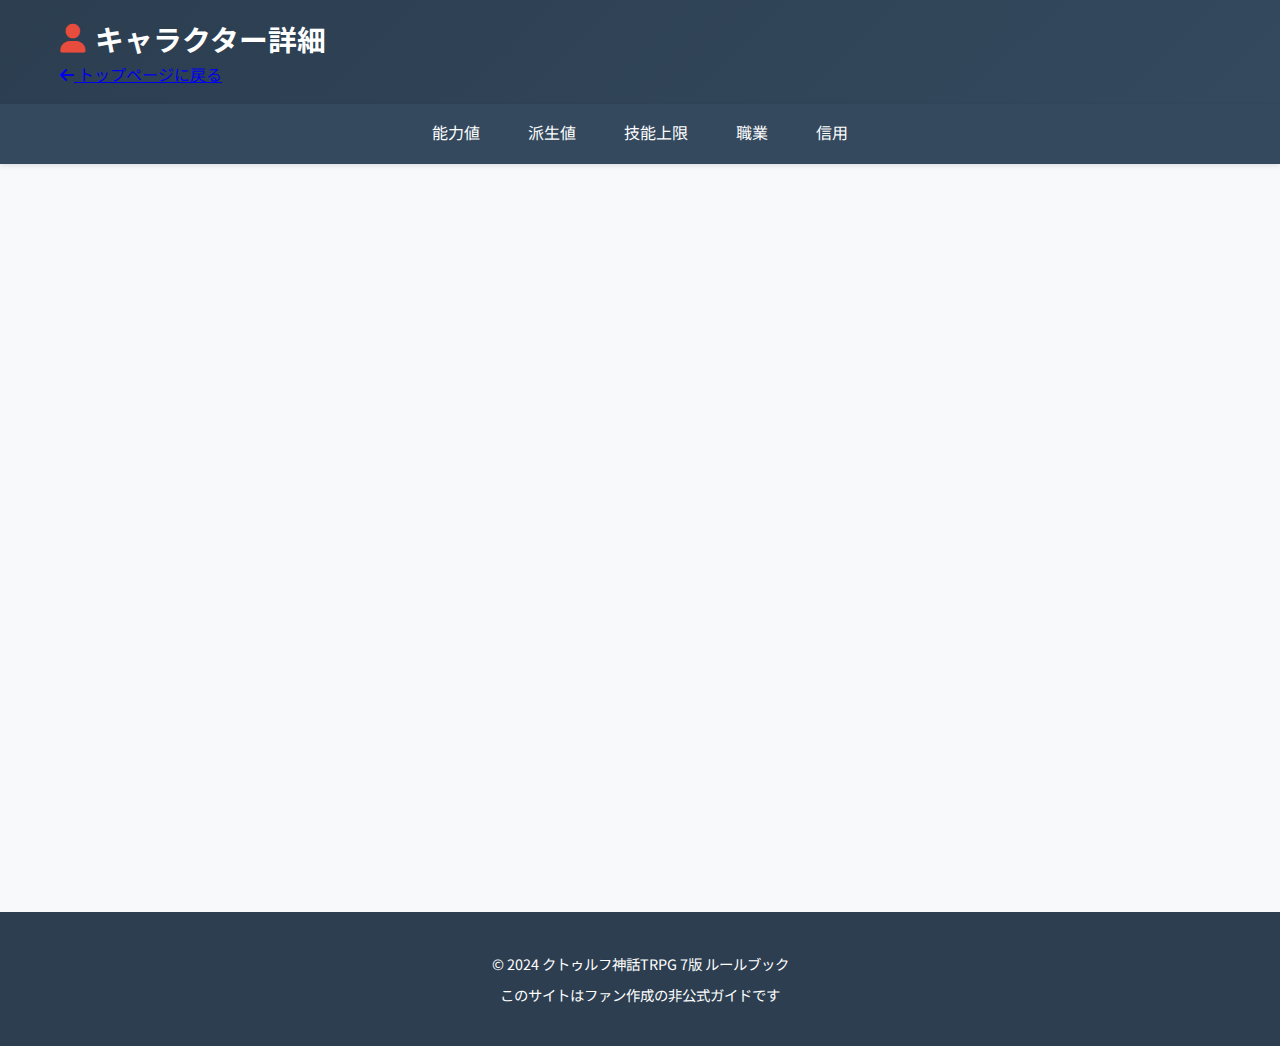
<file: CoC_7/character.html>
<!DOCTYPE html>
<html lang="ja">
<head>
    <meta charset="UTF-8">
    <meta name="viewport" content="width=device-width, initial-scale=1.0">
    <title>キャラクター詳細 - クトゥルフ神話TRPG 7版</title>
    <link rel="stylesheet" href="css/style.css">
    <link href="https://fonts.googleapis.com/css2?family=Noto+Sans+JP:wght@300;400;500;700&display=swap" rel="stylesheet">
    <link rel="stylesheet" href="https://cdnjs.cloudflare.com/ajax/libs/font-awesome/6.0.0/css/all.min.css">
</head>
<body>
    <header class="header">
        <div class="container">
            <h1 class="site-title">
                <i class="fas fa-user"></i>
                キャラクター詳細
            </h1>
            <a href="index.html" class="back-link">
                <i class="fas fa-arrow-left"></i> トップページに戻る
            </a>
        </div>
    </header>

    <nav class="nav">
        <div class="container">
            <ul class="nav-menu">
                <li><a href="#abilities" onclick="showSection('abilities')">能力値</a></li>
                <li><a href="#derived" onclick="showSection('derived')">派生値</a></li>
                <li><a href="#skills-limit" onclick="showSection('skills-limit')">技能上限</a></li>
                <li><a href="#occupations" onclick="showSection('occupations')">職業</a></li>
                <li><a href="#credit" onclick="showSection('credit')">信用</a></li>
            </ul>
        </div>
    </nav>

    <main class="main">
        <div class="container">
            <section id="abilities" class="content-section">
                <h2>能力値の詳細</h2>
                
                <div class="rule-card">
                    <h3><i class="fas fa-dumbbell"></i> STR（筋力）</h3>
                    <p>物理的な力、筋力、持久力を表す能力値です。</p>
                    <div class="ability-details">
                        <h4>主な影響</h4>
                        <ul>
                            <li>近接戦闘のダメージ修正</li>
                            <li>投擲武器の射程距離</li>
                            <li>筋力系技能（キック、グラップルなど）</li>
                            <li>ビルド（体格）の計算</li>
                        </ul>
                        <h4>参考値</h4>
                        <div class="stats-range">
                            <span class="range-low">3-8: 虚弱</span>
                            <span class="range-normal">9-12: 平均</span>
                            <span class="range-high">13-18: 強健</span>
                        </div>
                    </div>
                </div>

                <div class="rule-card">
                    <h3><i class="fas fa-heart"></i> CON（体力）</h3>
                    <p>健康、耐久力、生命力を表す能力値です。</p>
                    <div class="ability-details">
                        <h4>主な影響</h4>
                        <ul>
                            <li>ヒットポイントの計算</li>
                            <li>毒や病気への抵抗力</li>
                            <li>疲労に対する耐性</li>
                            <li>ノックアウト時のCONロール</li>
                        </ul>
                        <h4>参考値</h4>
                        <div class="stats-range">
                            <span class="range-low">3-8: 病弱</span>
                            <span class="range-normal">9-12: 健康</span>
                            <span class="range-high">13-18: 頑健</span>
                        </div>
                    </div>
                </div>

                <div class="rule-card">
                    <h3><i class="fas fa-running"></i> DEX（敏捷）</h3>
                    <p>反射神経、器用さ、素早さを表す能力値です。</p>
                    <div class="ability-details">
                        <h4>主な影響</h4>
                        <ul>
                            <li>戦闘での行動順</li>
                            <li>回避ロール</li>
                            <li>器用さを要する技能</li>
                            <li>ムーブ（移動力）の計算</li>
                        </ul>
                        <h4>参考値</h4>
                        <div class="stats-range">
                            <span class="range-low">3-8: 不器用</span>
                            <span class="range-normal">9-12: 普通</span>
                            <span class="range-high">13-18: 敏捷</span>
                        </div>
                    </div>
                </div>

                <div class="rule-card">
                    <h3><i class="fas fa-brain"></i> INT（知性）</h3>
                    <p>知力、理解力、論理的思考能力を表す能力値です。</p>
                    <div class="ability-details">
                        <h4>主な影響</h4>
                        <ul>
                            <li>知識系技能の基本値</li>
                            <li>興味本位技能ポイント（INT×10）</li>
                            <li>言語技能の数</li>
                            <li>謎解きや推理能力</li>
                        </ul>
                        <h4>参考値</h4>
                        <div class="stats-range">
                            <span class="range-low">3-8: 愚鈍</span>
                            <span class="range-normal">9-12: 平均</span>
                            <span class="range-high">13-18: 聡明</span>
                        </div>
                    </div>
                </div>

                <div class="rule-card">
                    <h3><i class="fas fa-eye"></i> POW（精神力）</h3>
                    <p>意志力、精神の強さ、魔力を表す能力値です。</p>
                    <div class="ability-details">
                        <h4>主な影響</h4>
                        <ul>
                            <li>正気度（SAN）の基本値</li>
                            <li>幸運の基本値</li>
                            <li>マジックポイント</li>
                            <li>精神系技能</li>
                        </ul>
                        <h4>参考値</h4>
                        <div class="stats-range">
                            <span class="range-low">3-8: 意志薄弱</span>
                            <span class="range-normal">9-12: 普通</span>
                            <span class="range-high">13-18: 意志堅固</span>
                        </div>
                    </div>
                </div>

                <div class="rule-card">
                    <h3><i class="fas fa-smile"></i> APP（外見）</h3>
                    <p>魅力、容姿、印象を与える力を表す能力値です。</p>
                    <div class="ability-details">
                        <h4>主な影響</h4>
                        <ul>
                            <li>交渉系技能</li>
                            <li>第一印象への影響</li>
                            <li>人望や人気度</li>
                            <li>リーダーシップ能力</li>
                        </ul>
                        <h4>参考値</h4>
                        <div class="stats-range">
                            <span class="range-low">3-8: 不魅力</span>
                            <span class="range-normal">9-12: 普通</span>
                            <span class="range-high">13-18: 魅力的</span>
                        </div>
                    </div>
                </div>

                <div class="rule-card">
                    <h3><i class="fas fa-ruler"></i> SIZ（サイズ）</h3>
                    <p>体の大きさ、身長と体重の総合的な指標です。</p>
                    <div class="ability-details">
                        <h4>主な影響</h4>
                        <ul>
                            <li>ヒットポイントの計算</li>
                            <li>隠密や忍び歩きの難易度</li>
                            <li>ビルド（体格）の計算</li>
                            <li>移動可能な場所の制限</li>
                        </ul>
                        <h4>参考値</h4>
                        <div class="stats-range">
                            <span class="range-low">3-8: 小柄</span>
                            <span class="range-normal">9-12: 平均的</span>
                            <span class="range-high">13-18: 大柄</span>
                        </div>
                    </div>
                </div>

                <div class="rule-card">
                    <h3><i class="fas fa-graduation-cap"></i> EDU（教育）</h3>
                    <p>正規の教育を受けた年数、知識と教養のレベルを表します。</p>
                    <div class="ability-details">
                        <h4>主な影響</h4>
                        <ul>
                            <li>知識系技能の基本値</li>
                            <li>職業技能ポイント（EDU×20）</li>
                            <li>専門知識のレベル</li>
                            <li>社会的地位への影響</li>
                        </ul>
                        <h4>参考値</h4>
                        <div class="stats-range">
                            <span class="range-low">3-8: 無教育</span>
                            <span class="range-normal">9-12: 高校卒</span>
                            <span class="range-high">13-18: 大学卒以上</span>
                        </div>
                    </div>
                </div>
            </section>

            <section id="derived" class="content-section" style="display: none;">
                <h2>派生値の詳細</h2>
                
                <div class="rule-card">
                    <h3><i class="fas fa-heartbeat"></i> HP（ヒットポイント）</h3>
                    <p>キャラクターの体力と耐久力を表す数値です。</p>
                    <div class="derived-formula">
                        <h4>計算式</h4>
                        <div class="formula">
                            <strong>HP = (CON + SIZ) ÷ 10</strong>
                            <p>小数点以下は切り捨て</p>
                        </div>
                        
                        <h4>ダメージの影響</h4>
                        <ul>
                            <li><strong>HPの2/3以下:</strong> 重傷、全ての技能に-10%</li>
                            <li><strong>HPの1/3以下:</strong> 重篤、全ての技能に-25%</li>
                            <li><strong>0以下:</strong> ノックアウト、毎ラウンドCONロール</li>
                            <li><strong>-CON以下:</strong> 即死</li>
                        </ul>
                    </div>
                </div>

                <div class="rule-card">
                    <h3><i class="fas fa-star"></i> MP（マジックポイント）</h3>
                    <p>魔法や特殊能力を使用するためのエネルギーです。</p>
                    <div class="derived-formula">
                        <h4>計算式</h4>
                        <div class="formula">
                            <strong>MP = POW ÷ 5</strong>
                            <p>小数点以下は切り捨て、最低1ポイント</p>
                        </div>
                        
                        <h4>使用と回復</h4>
                        <ul>
                            <li>魔法や特殊能力の使用で消費</li>
                            <li>1日の休息で全快</li>
                            <li>MPが0の状態で魔法を使うとHPを消費</li>
                        </ul>
                    </div>
                </div>

                <div class="rule-card">
                    <h3><i class="fas fa-brain"></i> SAN（正気度）</h3>
                    <p>精神の安定度と正気を保つ力を表します。</p>
                    <div class="derived-formula">
                        <h4>計算式</h4>
                        <div class="formula">
                            <strong>SAN = POW × 5</strong>
                        </div>
                        
                        <h4>正気度の喪失</h4>
                        <ul>
                            <li>神話生物との遭遇</li>
                            <li>恐怖体験</li>
                            <li>魔術的使用</li>
                            <li>精神的ショック</li>
                        </ul>
                        
                        <h4>狂気の発動</h4>
                        <ul>
                            <li>SANを1回で5以上失った場合</li>
                            <li>SANが累計で半分以下になった場合</li>
                            <li>狂気ロールに失敗した場合</li>
                        </ul>
                    </div>
                </div>

                <div class="rule-card">
                    <h3><i class="fas fa-clover"></i> 幸運</h3>
                    <p>運命の好機や偶然の幸運を表します。</p>
                    <div class="derived-formula">
                        <h4>計算式</h4>
                        <div class="formula">
                            <strong>幸運 = POW × 5</strong>
                        </div>
                        
                        <h4>幸運の使用</h4>
                        <ul>
                            <li>危機的状況の好転</li>
                            <li>重要なロールの再挑戦</li>
                            <li>偶然の発見</li>
                        </ul>
                        
                        <h4>重要な特性</h4>
                        <ul>
                            <li>消費した幸運は回復しない</li>
                            <li>KPの判断で使用可能</li>
                            <li>状況によっては複数回必要</li>
                        </ul>
                    </div>
                </div>

                <div class="rule-card">
                    <h3><i class="fas fa-weight"></i> BLD（ビルド）</h3>
                    <p>体格と体質の総合的な指標です。</p>
                    <div class="derived-formula">
                        <h4>計算式</h4>
                        <div class="formula">
                            <strong>BLD = STR + SIZ</strong>
                            <p>から対応表で決定</p>
                        </div>
                        
                        <h4>ビルド表</h4>
                        <table class="build-table">
                            <tr>
                                <th>STR+SIZ</th>
                                <th>ビルド</th>
                                <th>特徴</th>
                            </tr>
                            <tr>
                                <td>2-24</td>
                                <td>-2</td>
                                <td>極小</td>
                            </tr>
                            <tr>
                                <td>25-49</td>
                                <td>-1</td>
                                <td>小柄</td>
                            </tr>
                            <tr>
                                <td>50-74</td>
                                <td>0</td>
                                <td>平均</td>
                            </tr>
                            <tr>
                                <td>75-99</td>
                                <td>+1</td>
                                <td>大柄</td>
                            </tr>
                            <tr>
                                <td>100+</td>
                                <td>+2</td>
                                <td>巨大</td>
                            </tr>
                        </table>
                    </div>
                </div>

                <div class="rule-card">
                    <h3><i class="fas fa-running"></i> MOV（ムーブ）</h3>
                    <p>1ラウンドに移動できる距離を表します。</p>
                    <div class="derived-formula">
                        <h4>計算式</h4>
                        <div class="formula">
                            <strong>MOV = (DEX + STR) と (DEX + SIZ) で高い方から決定</strong>
                        </div>
                        
                        <h4>ムーブ表</h4>
                        <table class="move-table">
                            <tr>
                                <th>合計値</th>
                                <th>MOV</th>
                                <th>移動距離</th>
                            </tr>
                            <tr>
                                <td>2-64</td>
                                <td>7</td>
                                <td>7メートル/ラウンド</td>
                            </tr>
                            <tr>
                                <td>65-84</td>
                                <td>8</td>
                                <td>8メートル/ラウンド</td>
                            </tr>
                            <tr>
                                <td>85+</td>
                                <td>9</td>
                                <td>9メートル/ラウンド</td>
                            </tr>
                        </table>
                    </div>
                </div>
            </section>

            <section id="skills-limit" class="content-section" style="display: none;">
                <h2>技能上限の詳細</h2>
                
                <div class="rule-card">
                    <h3><i class="fas fa-chart-line"></i> 技能の成長限界</h3>
                    <p>技能の成長にはそれぞれの上限があり、これを超えることは基本的にできません。</p>
                    
                    <div class="limit-types">
                        <div class="limit-type">
                            <h4>基本上限</h4>
                            <div class="limit-box">
                                <p><strong>75%</strong></p>
                                <p>どんな技能でも基本的な上限は75%</p>
                            </div>
                        </div>
                        
                        <div class="limit-type">
                            <h4>職業技能</h4>
                            <div class="limit-box occupational">
                                <p><strong>90%</strong></p>
                                <p>職業に関連する技能は90%まで上げられる</p>
                            </div>
                        </div>
                        
                        <div class="limit-type">
                            <h4>興味本位技能</h4>
                            <div class="limit-box interest">
                                <p><strong>50%</strong></p>
                                <p>興味で習得した技能は50%が上限</p>
                            </div>
                        </div>
                    </div>
                </div>

                <div class="rule-card">
                    <h3><i class="fas fa-arrow-up"></i> 上限を超える成長</h3>
                    <p>特別な状況では、上限を超えて技能を上げることができます。</p>
                    
                    <h4>成長の機会</h4>
                    <ul>
                        <li><strong>成功による成長:</strong> 技能ロールに成功した場合、成長ロールを行う</li>
                        <li><strong>失敗からの学習:</strong> 失敗した場合でも、特別な事情があれば成長可能</li>
                        <li><strong>研修と訓練:</strong> 十分な時間と指導者がいれば上限を超えて上昇</li>
                        <li><strong>実践的経験:</strong> 困難な状況での成功は大きな成長につながる</li>
                    </ul>
                    
                    <div class="growth-example">
                        <h5>成長ロールの例</h5>
                        <p>言いくるめ65%の技能でロールし、出目が45で成功。</p>
                        <p>成長ロールで1d100を振り、66以上であれば技能が1d10上昇する。</p>
                    </div>
                </div>
            </section>

            <section id="occupations" class="content-section" style="display: none;">
                <h2>職業の詳細</h2>
                
                <div class="rule-card">
                    <h3><i class="fas fa-briefcase"></i> 職業の選択</h3>
                    <p>キャラクターの職業は、その人物の背景、技能、社会的地位を決定づける重要な要素です。</p>
                    
                    <h4>職業の決定方法</h4>
                    <ol>
                        <li>プレイヤーが希望する職業を選択</li>
                        <li>KPと相談して時代背景に合う職業にする</li>
                        <li>EDU（教育）値が職業によって制限される場合がある</li>
                        <li>職業技能ポイント（EDU×20）を割り振る</li>
                    </ol>
                </div>

                <div class="rule-card">
                    <h3><i class="fas fa-user-tie"></i> 代表的な職業一覧</h3>
                    
                    <div class="occupations-grid">
                        <div class="occupation-item">
                            <h4>探偵</h4>
                            <p><strong>職業技能:</strong> 言いくるめ、隠密、聞き耳、説得、心理学、図書館、写真、追跡</p>
                            <p><strong>特徴:</strong> 調査能力に優れ、情報収集が得意</p>
                        </div>
                        
                        <div class="occupation-item">
                            <h4>医者</h4>
                            <p><strong>職業技能:</strong> 医学、生物学、化学、心理学、薬学、言いくるめ</p>
                            <p><strong>特徴:</strong> 医学知識と治療能力を持つ</p>
                        </div>
                        
                        <div class="occupation-item">
                            <h4>教師</h4>
                            <p><strong>職業技能:</strong> 図書館、心理学、説得、母国語、歴史、考古学、地学</p>
                            <p><strong>特徴:</strong> 知識が豊富で教育能力がある</p>
                        </div>
                        
                        <div class="occupation-item">
                            <h4>記者</h4>
                            <p><strong>職業技能:</strong> 写真、図書館、言いくるめ、聞き耳、心理学、説得、母国語</p>
                            <p><strong>特徴:</strong> 情報収集と文章能力に優れる</p>
                        </div>
                        
                        <div class="occupation-item">
                            <h4>警察官</h4>
                            <p><strong>職業技能:</strong> 拳銃、聞き耳、説得、心理学、追跡、隠密、法律</p>
                            <p><strong>特徴:</strong> 戦闘能力と法的知識を持つ</p>
                        </div>
                        
                        <div class="occupation-item">
                            <h4>学生</h4>
                            <p><strong>職業技能:</strong> 図書館、母国語、歴史、化学、生物学、物理学、心理学</p>
                            <p><strong>特徴:</strong> 学習能力が高く、知識を広く学んでいる</p>
                        </div>
                    </div>
                </div>

                <div class="rule-card">
                    <h3><i class="fas fa-cog"></i> 職業技能の割り振り</h3>
                    <p>職業技能ポイント（EDU×20）を以下のルールに従って割り振ります。</p>
                    
                    <h4>割り振りルール</h4>
                    <ul>
                        <li>各職業技能に最低1ポイントを割り振る</li>
                        <li>1つの技能に全ポイントを割り振ってはいけない</li>
                        <li>技能値の上限に注意する（通常は90%）</li>
                        <li>キャラクターの個性を反映させる</li>
                    </ul>
                    
                    <div class="allocation-example">
                        <h5>割り振り例（EDU 15の場合）</h5>
                        <p><strong>職業技能ポイント:</strong> 15×20=300ポイント</p>
                        <div class="allocation-list">
                            <span>言いくるめ: 40%</span>
                            <span>隠密: 35%</span>
                            <span>聞き耳: 45%</span>
                            <span>説得: 30%</span>
                            <span>心理学: 40%</span>
                            <span>図書館: 45%</span>
                            <span>写真: 35%</span>
                            <span>追跡: 30%</span>
                        </div>
                        <p><strong>合計:</strong> 300ポイント</p>
                    </div>
                </div>

                <div class="rule-card">
                    <h3><i class="fas fa-handshake"></i> 信用（クレジット）</h3>
                    <p>信用技能はキャラクターの社会的地位、評判、経済力を表す重要な技能です。</p>
                    
                    <h4>信用の意味</h4>
                    <p>信用はキャラクターの社会的な信用度、経済的な余裕、人脈の広さを示します。高い信用を持つキャラクターは以下のような特権を得られます：</p>
                    
                    <ul>
                        <li><strong>社会的信頼:</strong> 人々からの信頼が厚く、情報収集が容易</li>
                        <li><strong>経済的余裕:</strong> 高価な装備品の購入、高級な宿への滞在</li>
                        <li><strong>人脈:</strong> 様々な分野の専門家や有力者とのつながり</li>
                        <li><strong>権威:</strong> 公的な場での発言力、交渉力</li>
                    </ul>

                    <h4>初期値の決定</h4>
                    <div class="formula">
                        <strong>信用の初期値 = EDU×5</strong>
                    </div>
                    <p>ただし、KPの判断で職業によって調整される場合があります。例：</p>
                    <ul>
                        <li>裕福な家庭のキャラクター: +10～20%</li>
                        <li>貧困のキャラクター: -10～20%</li>
                        <li>社会的に信用される職業（医者、弁護士）: +10～30%</li>
                    </ul>

                    <h4>信用の使用例</h4>
                    <div class="example-box">
                        <h5>情報収集</h5>
                        <p><strong>状況:</strong> 高級クラブで有力者から情報を得たい</p>
                        <p><strong>ロール:</strong> 信用 vs 難易度60</p>
                        <p><strong>成功:</strong> クラブに入ることができ、有力者と会話する機会を得る</p>
                        <p><strong>失敗:</strong> 門前払い、または不審者として扱われる</p>
                    </div>

                    <div class="example-box">
                        <h5>資金調達</h5>
                        <p><strong>状況:</strong> 調査に必要な高価な機材を購入したい</p>
                        <p><strong>ロール:</strong> 信用 vs 難易度50</p>
                        <p><strong>成功:</strong> 必要な資金を調達できる</p>
                        <p><strong>失敗:</strong> 資金不足、または借金をしなければならない</p>
                    </div>

                    <h4>信用の維持と喪失</h4>
                    <p>信用は一度失ったら、取り戻すのが非常に困難です：</p>
                    <ul>
                        <li><strong>犯罪行為:</strong> 信用-10～30%</li>
                        <li><strong>詐欺行為:</strong> 信用-20～50%</li>
                        <li><strong>社会的スキャンダル:</strong> 信用-10～40%</li>
                        <li><strong>借金の滞納:</strong> 信用-5～20%</li>
                    </ul>

                    <h4>信用と狂気</h4>
                    <p>SAN値が低下すると、信用にも影響が出ることがあります。精神的不安定な行動は、周囲の信頼を失う原因となります。</p>
                </div>
            </section>

            <section id="credit" class="content-section" style="display: none;">
                <h2>信用（クレジット）の詳細</h2>
                
                <div class="rule-card">
                    <h3><i class="fas fa-coins"></i> 信用の基本</h3>
                    <p>信用はキャラクターの社会的地位、経済力、人脈、評判を総合的に表す技能です。これは単なる金銭的な裕福さではなく、社会的な信用度を意味します。</p>
                </div>

                <div class="rule-card">
                    <h3><i class="fas fa-chart-line"></i> 信用の効果</h3>
                    <div class="credit-effects">
                        <div class="effect-category">
                            <h4>0-9%: 信用なし</h4>
                            <p>ホームレス、重度の借金、犯罪者。社会的に完全に排除された状態。</p>
                        </div>
                        <div class="effect-category">
                            <h4>10-24%: 低信用</h4>
                            <p>アルバイト、日雇い、貧困層。ギャンブラー、浮浪者、生活保護。</p>
                        </div>
                        <div class="effect-category">
                            <h4>25-49%: 平均的信用</h4>
                            <p>一般労働者、事務員、店員。普通の生活レベル。</p>
                        </div>
                        <div class="effect-category">
                            <h4>50-74%: 高信用</h4>
                            <p>専門職、管理職、中小企業の経営者。中産階級の上層。</p>
                        </div>
                        <div class="effect-category">
                            <h4>75-89%: 非常に高い信用</h4>
                            <p>大企業の重役、有名医師、弁護士、政治家。社会的に尊敬される存在。</p>
                        </div>
                        <div class="effect-category">
                            <h4>90%以上: 絶大な信用</h4>
                            <p>大財産の相続者、著名な実業家、国家的な権威。非常に限られた人々。</p>
                        </div>
                    </div>
                </div>

                <div class="rule-card">
                    <h3><i class="fas fa-briefcase"></i> 職業による信用の違い</h3>
                    <div class="occupations-grid">
                        <div class="occupation-item">
                            <h4>医者・弁護士・会計士</h4>
                            <p><strong>推奨信用:</strong> 60-80%</p>
                            <p><strong>特徴:</strong> 高度な専門知識と社会的信用を持つ</p>
                        </div>
                        <div class="occupation-item">
                            <h4>警察官・軍人</h4>
                            <p><strong>推奨信用:</strong> 40-60%</p>
                            <p><strong>特徴:</strong> 公的な権威と安定した収入</p>
                        </div>
                        <div class="occupation-item">
                            <h4>教師・図書館員</h4>
                            <p><strong>推奨信用:</strong> 35-55%</p>
                            <p><strong>特徴:</strong> 安定した職業だが、収入は平均的</p>
                        </div>
                        <div class="occupation-item">
                            <h4>労働者・事務員</h4>
                            <p><strong>推奨信用:</strong> 25-45%</p>
                            <p><strong>特徴:</strong> 一般的な労働者階級</p>
                        </div>
                        <div class="occupation-item">
                            <h4>無職・日雇い</h4>
                            <p><strong>推奨信用:</strong> 5-25%</p>
                            <p><strong>特徴:</strong> 収入が不安定、社会的地位も低い</p>
                        </div>
                    </div>
                </div>

                <div class="rule-card">
                    <h3><i class="fas fa-exclamation-triangle"></i> 信用の喪失と回復</h3>
                    <h4>信用を失う行動</h4>
                    <ul>
                        <li><strong>犯罪行為:</strong> 逮捕された場合、信用-10～30%</li>
                        <li><strong>詐欺・ペテン:</strong> バレた場合、信用-20～50%</li>
                        <li><strong>借金の滞納:</strong> 信用-5～20%</li>
                        <li><strong>社会的スキャンダル:</strong> 信用-10～40%</li>
                        <li><strong>職を失う:</strong> 信用-10～30%</li>
                    </ul>

                    <h4>信用の回復</h4>
                    <ul>
                        <li><strong>職に就く:</strong> 信用+5～15%</li>
                        <li><strong>借金を返済:</strong> 信用+5～10%</li>
                        <li><strong>社会的貢献:</strong> 信用+5～20%</li>
                        <li><strong>時間の経過:</strong> ゆっくりと回復（月1d3%）</li>
                    </ul>
                </div>
            </section>
        </div>
    </main>

    <footer class="footer">
        <div class="container">
            <p>&copy; 2024 クトゥルフ神話TRPG 7版 ルールブック</p>
            <p>このサイトはファン作成の非公式ガイドです</p>
        </div>
    </footer>

    <script src="js/main.js"></script>
    <style>
        /* このページ専用の追加スタイル */
        .ability-details {
            margin-top: 1rem;
        }
        
        .stats-range {
            display: flex;
            justify-content: space-between;
            margin-top: 1rem;
            padding: 1rem;
            background: #f8f9fa;
            border-radius: 8px;
        }
        
        .range-low { color: #e74c3c; }
        .range-normal { color: #f39c12; }
        .range-high { color: #27ae60; }
        
        .derived-formula {
            margin-top: 1rem;
        }
        
        .formula {
            background: #e8f4f8;
            padding: 1rem;
            border-radius: 8px;
            text-align: center;
            border: 2px solid #3498db;
            margin: 1rem 0;
        }
        
        .formula strong {
            font-size: 1.2rem;
            color: #2c3e50;
        }
        
        table {
            width: 100%;
            border-collapse: collapse;
            margin: 1rem 0;
            background: white;
            border-radius: 8px;
            overflow: hidden;
            box-shadow: 0 2px 10px rgba(0,0,0,0.1);
        }
        
        th, td {
            padding: 0.8rem;
            text-align: center;
            border-bottom: 1px solid #eee;
        }
        
        th {
            background: #34495e;
            color: white;
            font-weight: 600;
        }
        
        tr:hover {
            background: #f8f9fa;
        }
        
        .limit-types {
            display: grid;
            grid-template-columns: repeat(auto-fit, minmax(200px, 1fr));
            gap: 1.5rem;
            margin: 1.5rem 0;
        }
        
        .limit-type h4 {
            text-align: center;
            color: #2c3e50;
            margin-bottom: 1rem;
            font-size: 1.1rem;
        }

        .example-box {
            background: #f8f9fa;
            border: 1px solid #e9ecef;
            border-radius: 8px;
            padding: 1.5rem;
            margin: 1rem 0;
        }

        .example-box h5 {
            color: #e74c3c;
            margin-bottom: 0.8rem;
            font-size: 1.1rem;
        }

        .example-box p {
            margin-bottom: 0.5rem;
            line-height: 1.6;
        }

        .example-box strong {
            color: #2c3e50;
        }

        .credit-effects {
            display: grid;
            gap: 1rem;
            margin: 1.5rem 0;
        }

        .effect-category {
            background: #f8f9fa;
            border-left: 4px solid #3498db;
            padding: 1rem;
            border-radius: 0 8px 8px 0;
        }

        .effect-category h4 {
            color: #2c3e50;
            margin-bottom: 0.5rem;
            font-size: 1.1rem;
        }

        .effect-category p {
            margin: 0;
            line-height: 1.6;
            color: #2c3e50;
            margin-bottom:after 1rem;
        }
        .limit-box {
            text-align: center;
            padding: 2rem 1rem;
            border-radius: 10px;
            background: white;
            box-shadow: 0 5px 15px rgba(0,0,0,0.1);
            border-top: 4px solid #3498db;
        }
        
        .limit-box.occupational {
            border-top-color: #27ae60;
        }
        
        .limit-box.interest {
            border-top-color: #e74c3c;
        }
        
        .limit-box p:first-child {
            font-size: 2rem;
            font-weight: bold;
            color: #2c3e50;
            margin-bottom: 0.5rem;
        }
        
        .growth-example {
            background: #fff3cd;
            padding: 1.5rem;
            border-radius: 8px;
            margin: 1rem 0;
            border-left: 4px solid #f39c12;
        }
        
        .occupations-grid {
            display: grid;
            grid-template-columns: repeat(auto-fit, minmax(300px, 1fr));
            gap: 1.5rem;
            margin: 1.5rem 0;
        }
        
        .occupation-item {
            background: white;
            padding: 1.5rem;
            border-radius: 10px;
            box-shadow: 0 3px 10px rgba(0,0,0,0.1);
            border-left: 4px solid #3498db;
        }
        
        .occupation-item h4 {
            color: #2c3e50;
            margin-bottom: 1rem;
            display: flex;
            align-items: center;
            gap: 10px;
        }
        
        .allocation-example {
            background: #e8f4f8;
            padding: 1.5rem;
            border-radius: 8px;
            margin: 1rem 0;
        }
        
        .allocation-list {
            display: grid;
            grid-template-columns: repeat(auto-fit, minmax(150px, 1fr));
            gap: 0.5rem;
            margin: 1rem 0;
        }
        
        .allocation-list span {
            background: white;
            padding: 0.5rem;
            border-radius: 5px;
            text-align: center;
            box-shadow: 0 2px 5px rgba(0,0,0,0.1);
        }
    </style>
</body>
</html>
</file>
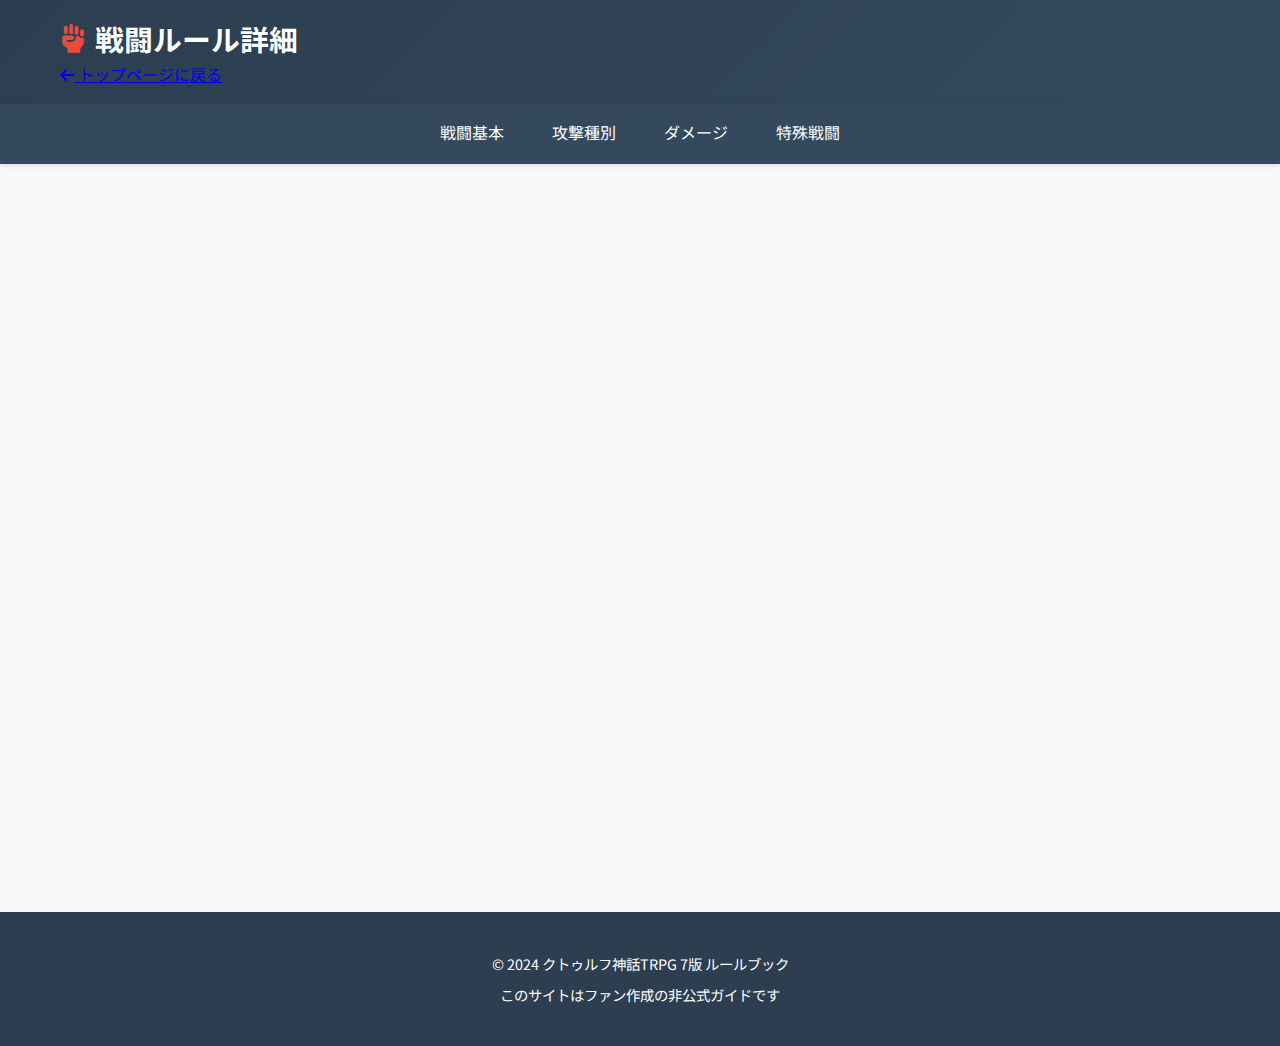
<file: CoC_7/combat.html>
<!DOCTYPE html>
<html lang="ja">
<head>
    <meta charset="UTF-8">
    <meta name="viewport" content="width=device-width, initial-scale=1.0">
    <title>戦闘ルール詳細 - クトゥルフ神話TRPG 7版</title>
    <link rel="stylesheet" href="css/style.css">
    <link href="https://fonts.googleapis.com/css2?family=Noto+Sans+JP:wght@300;400;500;700&display=swap" rel="stylesheet">
    <link rel="stylesheet" href="https://cdnjs.cloudflare.com/ajax/libs/font-awesome/6.0.0/css/all.min.css">
</head>
<body>
    <header class="header">
        <div class="container">
            <h1 class="site-title">
                <i class="fas fa-fist-raised"></i>
                戦闘ルール詳細
            </h1>
            <a href="index.html" class="back-link">
                <i class="fas fa-arrow-left"></i> トップページに戻る
            </a>
        </div>
    </header>

    <nav class="nav">
        <div class="container">
            <ul class="nav-menu">
                <li><a href="#combat-basics" onclick="showSection('combat-basics')">戦闘基本</a></li>
                <li><a href="#attack-types" onclick="showSection('attack-types')">攻撃種別</a></li>
                <li><a href="#damage" onclick="showSection('damage')">ダメージ</a></li>
                <li><a href="#special-combat" onclick="showSection('special-combat')">特殊戦闘</a></li>
            </ul>
        </div>
    </nav>

    <main class="main">
        <div class="container">
            <section id="combat-basics" class="content-section">
                <h2>戦闘基本ルール</h2>
                
                <div class="rule-card">
                    <h3><i class="fas fa-play"></i> 戦闘の開始</h3>
                    <p>戦闘が開始されると、以下の手順で進行します。</p>
                    
                    <h4>1. イニシアティブの決定</h4>
                    <div class="initiative-system">
                        <p>各キャラクターのDEX（敏捷）値を比較し、高い順に行動します。</p>
                        <ul>
                            <li>DEXが同じ場合は、INT（知性）の高い方が先に行動</li>
                            <li>それでも同じ場合は、同時に行動</li>
                            <li>サプライズ攻撃の場合は、奇襲側が必ず先に行動</li>
                        </ul>
                    </div>
                    
                    <h4>2. 戦闘ラウンド</h4>
                    <div class="combat-round">
                        <p>1ラウンドは約6秒間で、以下のフェイズで構成されます。</p>
                        <ol>
                            <li><strong>声明フェイズ:</strong> 各キャラクターが行動を宣言</li>
                            <li><strong>行動フェイズ:</strong> DEXの高い順に行動を実行</li>
                            <li><strong>終了フェイズ:</strong> 状態の更新と次ラウンドの準備</li>
                        </ol>
                    </div>
                </div>

                <div class="rule-card">
                    <h3><i class="fas fa-shoe-prints"></i> 移動と行動</h3>
                    <p>1ラウンドでできる行動は以下のいずれかです。</p>
                    
                    <div class="action-types">
                        <div class="action-type">
                            <h4><i class="fas fa-walking"></i> 移動</h4>
                            <p>MOV（ムーブ）値のメートル数を移動できる</p>
                            <ul>
                                <li>通常移動: MOVメートル</li>
                                <li>全力疾走: MOV×2メートル（他の行動不可）</li>
                                <li>慎重な移動: MOV÷2メートル（隠密など）</li>
                            </ul>
                        </div>
                        
                        <div class="action-type">
                            <h4><i class="fas fa-fist-raised"></i> 攻撃</h4>
                            <p>1回の攻撃を行うことができる</p>
                            <ul>
                                <li>近接攻撃: 隣接した相手に対して</li>
                                <li>遠隔攻撃: 射程距離内の相手に対して</li>
                                <li>特殊攻撃: キック、グラップルなど</li>
                            </ul>
                        </div>
                        
                        <div class="action-type">
                            <h4><i class="fas fa-shield-alt"></i> 防御</h4>
                            <p>防御に特化した行動を取る</p>
                            <ul>
                                <li>完全防御: 次の攻撃に対して+40%のボーナス</li>
                                <li>回避行動: 相手の攻撃に対して回避ロール</li>
                                <li>掩護: 仲間を掩護する</li>
                            </ul>
                        </div>
                    </div>
                </div>
            </section>

            <section id="attack-types" class="content-section" style="display: none;">
                <h2>攻撃の種類</h2>
                
                <div class="rule-card">
                    <h3><i class="fas fa-hand-rock"></i> 近接攻撃</h3>
                    <p>隣接した相手に対して行う物理的な攻撃です。</p>
                    
                    <div class="melee-attacks">
                        <div class="attack-type-detail">
                            <h4>通常攻撃</h4>
                            <ul>
                                <li>技能: 応戦（キック、グラップルなど）</li>
                                <li>ダメージ: 筋力ボーナス + 武器のダメージ</li>
                                <li>射程: 隣接（1メートル以内）</li>
                            </ul>
                        </div>
                        
                        <div class="attack-type-detail">
                            <h4>キック</h4>
                            <ul>
                                <li>技能: キック</li>
                                <li>ダメージ: 1d6 + 筋力ボーナス</li>
                                <li>特徴: 相手が防御しにくい</li>
                            </ul>
                        </div>
                        
                        <div class="attack-type-detail">
                            <h4>グラップル（組み付き）</h4>
                            <ul>
                                <li>技能: グラップル</li>
                                <li>効果: 相手を拘束する</li>
                                <li>特徴: 次のラウンドに特殊な行動が可能</li>
                            </ul>
                        </div>
                    </div>
                </div>

                <div class="rule-card">
                    <h3><i class="fas fa-crosshairs"></i> 遠隔攻撃</h3>
                    <p>距離を置いた相手に対して行う攻撃です。</p>
                    
                    <div class="ranged-attacks">
                        <div class="attack-type-detail">
                            <h4>拳銃</h4>
                            <ul>
                                <li>技能: 拳銃</li>
                                <li>ダメージ: 1d10</li>
                                <li>射程: 15メートル</li>
                                <li>装弾数: 6-8発</li>
                            </ul>
                        </div>
                        
                        <div class="attack-type-detail">
                            <h4>ライフル</h4>
                            <ul>
                                <li>技能: ライフル</li>
                                <li>ダメージ: 2d6+4</li>
                                <li>射程: 100メートル</li>
                                <li>装弾数: 5-10発</li>
                            </ul>
                        </div>
                        
                        <div class="attack-type-detail">
                            <h4>散弾銃</h4>
                            <ul>
                                <li>技能: 散弾銃</li>
                                <li>ダメージ: 4d6（近距離）</li>
                                <li>射程: 10メートル</li>
                                <li>装弾数: 2-8発</li>
                            </ul>
                        </div>
                        
                        <div class="attack-type-detail">
                            <h4>投擲武器</h4>
                            <ul>
                                <li>技能: 投擲</li>
                                <li>ダメージ: 武器による</li>
                                <li>射程: STR÷2メートル</li>
                                <li>例: ナイフ、斧、石など</li>
                            </ul>
                        </div>
                    </div>
                </div>

                <div class="rule-card">
                    <h3><i class="fas fa-bullseye"></i> 命中判定</h3>
                    <p>攻撃が命中するかどうかは、以下の手順で判定します。</p>
                    
                    <div class="hit-procedure">
                        <ol>
                            <li><strong>攻撃ロール:</strong> 攻撃側が対応する技能で1d100を振る</li>
                            <li><strong>成功判定:</strong> 技能値以下なら命中</li>
                            <li><strong>ダメージロール:</strong> 命中した場合、ダメージを計算</li>
                            <li><strong>ダメージ適用:</strong> 相手のHPから減算</li>
                        </ol>
                    </div>
                    
                    <div class="hit-examples">
                        <h4>命中判定の例</h4>
                        <div class="example-combat">
                            <p><strong>攻撃側:</strong> 拳銃技能 65%</p>
                            <p><strong>出目:</strong> 42 → 通常成功（命中！）</p>
                            <p><strong>ダメージ:</strong> 1d10 → 7ポイントのダメージ</p>
                        </div>
                    </div>
                </div>
            </section>

            <section id="damage" class="content-section" style="display: none;">
                <h2>ダメージシステム</h2>
                
                <div class="rule-card">
                    <h3><i class="fas fa-heart-broken"></i> ダメージの種類</h3>
                    <p>与えるダメージには主に以下の3種類があります。</p>
                    
                    <div class="damage-types">
                        <div class="damage-type">
                            <h4><i class="fas fa-fist-raised"></i> 通常ダメージ</h4>
                            <p>武器や攻撃方法に基づいた基本ダメージ</p>
                            <ul>
                                <li>素手: 1d3 + 筋力ボーナス</li>
                                <li>ナイフ: 1d4 + 筋力ボーナス</li>
                                <li>拳銃: 1d10</li>
                                <li>ライフル: 2d6+4</li>
                            </ul>
                        </div>
                        
                        <div class="damage-type">
                            <h4><i class="fas fa-crosshairs"></i> 貫通ダメージ</h4>
                            <p>防具を貫通する特別なダメージ</p>
                            <ul>
                                <li>貫通値以上のダメージを与えた場合</li>
                                <li>防具を無視したダメージ計算</li>
                                <li>追加ダメージを与える</li>
                            </ul>
                        </div>
                        
                        <div class="damage-type">
                            <h4><i class="fas fa-radiation"></i> 特殊ダメージ</h4>
                            <p>火炎、電気、酸などの特殊なダメージ</p>
                            <ul>
                                <li>火炎: 1d6/ラウンド</li>
                                <li>電気: 1d10</li>
                                <li>酸: 1d4/ラウンド</li>
                            </ul>
                        </div>
                    </div>
                </div>

                <div class="rule-card">
                    <h3><i class="fas fa-shield-alt"></i> 防具と防御</h3>
                    <p>防具はダメージを軽減し、キャラクターを守ります。</p>
                    
                    <div class="armor-system">
                        <h4>防具の種類</h4>
                        <table class="armor-table">
                            <thead>
                                <tr>
                                    <th>防具</th>
                                    <th>防御点</th>
                                    <th>貫通値</th>
                                    <th>備考</th>
                                </tr>
                            </thead>
                            <tbody>
                                <tr>
                                    <td>皮の服</td>
                                    <td>1</td>
                                    <td>5</td>
                                    <td>軽くて動きやすい</td>
                                </tr>
                                <tr>
                                    <td>軍服</td>
                                    <td>2</td>
                                    <td>8</td>
                                    <td>軍用の制服</td>
                                </tr>
                                <tr>
                                    <td>防弾チョッキ</td>
                                    <td>5</td>
                                    <td>15</td>
                                    <td>銃弾に対して効果的</td>
                                </tr>
                                <tr>
                                    <td>鎧</td>
                                    <td>6</td>
                                    <td>20</td>
                                    <td>中世の鎧（時代錯誤）</td>
                                </tr>
                            </tbody>
                        </table>
                        
                        <h4>防御点の計算</h4>
                        <div class="defense-calculation">
                            <p><strong>受けるダメージ = 与えるダメージ - 防御点</strong></p>
                            <p>最低でも1ポイントのダメージは受ける</p>
                        </div>
                    </div>
                </div>

                <div class="rule-card">
                    <h3><i class="fas fa-bed"></i> 負傷と状態</h3>
                    <p>HPの減少に応じて、キャラクターの状態が変化します。</p>
                    
                    <div class="wound-levels">
                        <div class="wound-level minor">
                            <h4>軽傷</h4>
                            <p>HPの3/4以上残っている状態</p>
                            <p>通常通り行動可能</p>
                        </div>
                        
                        <div class="wound-level major">
                            <h4>重傷</h4>
                            <p>HPの1/2～3/4の状態</p>
                            <p>全ての技能に-10%</p>
                            <p>集中力が散漫になる</p>
                        </div>
                        
                        <div class="wound-level critical">
                            <h4>重篤</h4>
                            <p>HPの1/4～1/2の状態</p>
                            <p>全ての技能に-25%</p>
                            <p>激しい痛みと出血</p>
                        </div>
                        
                        <div class="wound-level unconscious">
                            <h4>意識不明</h4>
                            <p>HPが0以下の状態</p>
                            <p>毎ラウンドCONロール</p>
                            <p>失敗すると死亡</p>
                        </div>
                    </div>
                </div>

                <div class="rule-card">
                    <h3><i class="fas fa-first-aid"></i> 治療と回復</h3>
                    <p>負傷したキャラクターは適切な治療を受けることで回復します。</p>
                    
                    <div class="healing-system">
                        <h4>自然回復</h4>
                        <ul>
                            <li>1日の休息で1d3ポイント回復</li>
                            <li>完全静養で1d6ポイント回復</li>
                            <li>悪天候や不潔な環境では回復しない</li>
                        </ul>
                        
                        <h4>医学的治療</h4>
                        <ul>
                            <li>医学技能で治療ロール</li>
                            <li>成功すれば1d6ポイント回復</li>
                            <li>1日に1回のみ可能</li>
                            <li>病院で治療すれば2d6ポイント回復</li>
                        </ul>
                        
                        <div class="healing-note">
                            <h5><i class="fas fa-info-circle"></i> 重要</h5>
                            <p>HPが0以下のキャラクターは、まず医学的治療を受けないと自然回復できません。</p>
                        </div>
                    </div>
                </div>
            </section>

            <section id="special-combat" class="content-section" style="display: none;">
                <h2>特殊戦闘状況</h2>
                
                <div class="rule-card">
                    <h3><i class="fas fa-bolt"></i> 反撃</h3>
                    <p>攻撃を受けたキャラクターは、特殊な条件で反撃することができます。</p>
                    
                    <div class="counter-attack-rules">
                        <h4>反撃の条件</h4>
                        <ul>
                            <li>近接戦闘で攻撃を受けた場合</li>
                            <li>自分にも攻撃可能な武器を持っている</li>
                            <li>DEXが同じか、自分の方が高い</li>
                            <li>1ラウンドに1回のみ可能</li>
                        </ul>
                        
                        <h4>反撃の手順</h4>
                        <ol>
                            <li>攻撃を受けた瞬間に反撃を宣言</li>
                            <li>攻撃側と同時に攻撃ロールを行う</li>
                            <li>両方が命中した場合、同時にダメージを与える</li>
                            <li>どちらかが死亡しても、もう一方の攻撃は有効</li>
                        </ol>
                        
                        <div class="counter-example">
                            <h5>反撃の例</h5>
                            <div class="combat-exchange">
                                <p><strong>調査員A:</strong> DEX 12、ナイフで攻撃</p>
                                <p><strong>調査員B:</strong> DEX 13、ナイフで反撃</p>
                                <p><strong>結果:</strong> 両者同時に攻撃ロール、DEXが高いBが先に攻撃</p>
                            </div>
                        </div>
                    </div>
                </div>

                <div class="rule-card">
                    <h3><i class="fas fa-user-ninja"></i> 奇襲攻撃</h3>
                    <p>相手が不意を突かれた状態での攻撃は、特別なルールが適用されます。</p>
                    
                    <div class="surprise-attack">
                        <h4>奇襲の条件</h4>
                        <ul>
                            <li>相手が攻撃に気づいていない</li>
                            <li>隠密や忍び歩きで接近している</li>
                            <li>暗闇や霧などの遮蔽物がある</li>
                            <li>背後からの攻撃</li>
                        </ul>
                        
                        <h4>奇襲の効果</h4>
                        <ul>
                            <li>攻撃技能に+20%のボーナス</li>
                            <li>相手は回避ロールができない</li>
                            <li>ダメージが1ダイス増加</li>
                            <li>複数の攻撃者で奇襲可能</li>
                        </ul>
                        
                        <div class="surprise-warning">
                            <h5><i class="fas fa-exclamation-triangle"></i> 注意</h5>
                            <p>奇襲は1回の戦闘で1回のみ有効。2回目以降は通常の戦闘になります。</p>
                        </div>
                    </div>
                </div>

                <div class="rule-card">
                    <h3><i class="fas fa-users"></i> 複数対複数の戦闘</h3>
                    <p>複数のキャラクターが関与する戦闘では、特別な配慮が必要です。</p>
                    
                    <div class="group-combat">
                        <h4>戦闘の管理</h4>
                        <ul>
                            <li>DEXの高い順に全員が行動</li>
                            <li>移動は同時に解決する</li>
                            <li>攻撃対象は毎ラウンド変更可能</li>
                            <li>範囲攻撃は複数の対象を選択可能</li>
                        </ul>
                        
                        <h4>特殊な状況</h4>
                        <div class="special-situations">
                            <div class="situation">
                                <h5>包囲</h5>
                                <p>複数の敵に囲まれた場合、防御にペナルティが発生</p>
                            </div>
                            <div class="situation">
                                <h5>掩護</h5>
                                <p>仲間を掩護する場合、攻撃を代わりに受けることが可能</p>
                            </div>
                            <div class="situation">
                                <h5>範囲攻撃</h5>
                                <p>グレネードや魔法の範囲攻撃は、半径内の全員に影響</p>
                            </div>
                        </div>
                    </div>
                </div>

                <div class="rule-card">
                    <h3><i class="fas fa-running"></i> 逃走と追跡</h3>
                    <p>戦闘から逃げる、または逃げる相手を追跡する場合のルールです。</p>
                    
                    <div class="chase-rules">
                        <h4>逃走の手順</h4>
                        <ol>
                            <li>逃走を宣言（DEXロールに-20%のペナルティ）</li>
                            <li>相手から1ラウンド攻撃を受ける</li>
                            <li>次のラウンドから追跡モードに移行</li>
                            <li>MOVの比較で逃走の成否を判定</li>
                        </ol>
                        
                        <h4>追跡の判定</h4>
                        <ul>
                            <li>逃走側のMOVが高い場合、自動的に逃走成功</li>
                            <li>追跡側のMOVが同じか高い場合、DEXロールで判定</li>
                            <li>障害物や環境によって修正が加わる</li>
                            <li>複数の追跡者がいる場合、協力ボーナスが適用</li>
                        </ul>
                        
                        <div class="chase-modifiers">
                            <h5>環境修正</h5>
                            <ul>
                                <li>暗闇: -20%</li>
                                <li>密集地: -10%</li>
                                <li>雨天: -15%</li>
                                <li>知識がある場所: +10%</li>
                            </ul>
                        </div>
                    </div>
                </div>
            </section>
        </div>
    </main>

    <footer class="footer">
        <div class="container">
            <p>&copy; 2024 クトゥルフ神話TRPG 7版 ルールブック</p>
            <p>このサイトはファン作成の非公式ガイドです</p>
        </div>
    </footer>

    <script src="js/main.js"></script>
    <style>
        /* このページ専用の追加スタイル */
        .initiative-system, .combat-round {
            background: #f8f9fa;
            padding: 1.5rem;
            border-radius: 8px;
            margin: 1rem 0;
        }
        
        .action-types {
            display: grid;
            grid-template-columns: repeat(auto-fit, minmax(250px, 1fr));
            gap: 1.5rem;
            margin: 1.5rem 0;
        }
        
        .action-type {
            background: white;
            padding: 1.5rem;
            border-radius: 10px;
            box-shadow: 0 3px 10px rgba(0,0,0,0.1);
            border-left: 4px solid #3498db;
        }
        
        .melee-attacks, .ranged-attacks {
            display: grid;
            gap: 1rem;
            margin: 1rem 0;
        }
        
        .attack-type-detail {
            background: #f8f9fa;
            padding: 1rem;
            border-radius: 8px;
            border-left: 3px solid #e74c3c;
        }
        
        .hit-procedure, .healing-system {
            background: #e8f4f8;
            padding: 1.5rem;
            border-radius: 8px;
            margin: 1rem 0;
        }
        
        .damage-types {
            display: grid;
            grid-template-columns: repeat(auto-fit, minmax(200px, 1fr));
            gap: 1rem;
            margin: 1rem 0;
        }
        
        .damage-type {
            background: white;
            padding: 1rem;
            border-radius: 8px;
            box-shadow: 0 2px 5px rgba(0,0,0,0.1);
        }
        
        .armor-table {
            width: 100%;
            border-collapse: collapse;
            margin: 1rem 0;
            background: white;
            border-radius: 8px;
            overflow: hidden;
            box-shadow: 0 2px 10px rgba(0,0,0,0.1);
        }
        
        .wound-levels {
            display: grid;
            gap: 1rem;
            margin: 1rem 0;
        }
        
        .wound-level {
            padding: 1.5rem;
            border-radius: 8px;
            text-align: center;
        }
        
        .wound-level.minor {
            background: linear-gradient(135deg, #27ae60, #2ecc71);
            color: white;
        }
        
        .wound-level.major {
            background: linear-gradient(135deg, #f39c12, #e67e22);
            color: white;
        }
        
        .wound-level.critical {
            background: linear-gradient(135deg, #e74c3c, #c0392b);
            color: white;
        }
        
        .wound-level.unconscious {
            background: linear-gradient(135deg, #34495e, #2c3e50);
            color: white;
        }
        
        .counter-attack-rules, .surprise-attack, .group-combat, .chase-rules {
            background: #f8f9fa;
            padding: 1.5rem;
            border-radius: 8px;
            margin: 1rem 0;
        }
        
        .special-situations {
            display: grid;
            grid-template-columns: repeat(auto-fit, minmax(200px, 1fr));
            gap: 1rem;
            margin: 1rem 0;
        }
        
        .situation {
            background: white;
            padding: 1rem;
            border-radius: 8px;
            box-shadow: 0 2px 5px rgba(0,0,0,0.1);
        }
        
        .counter-example, .surprise-warning, .healing-note {
            background: #fff3cd;
            padding: 1rem;
            border-radius: 8px;
            margin: 1rem 0;
            border-left: 4px solid #f39c12;
        }
        
        .combat-exchange, .vs-comparison {
            background: white;
            padding: 1rem;
            border-radius: 8px;
            margin: 1rem 0;
            box-shadow: 0 2px 5px rgba(0,0,0,0.1);
        }
        
        .chase-modifiers {
            background: #e8f5e8;
            padding: 1rem;
            border-radius: 8px;
            margin: 1rem 0;
            border-left: 4px solid #27ae60;
        }
    </style>
</body>
</html>
</file>
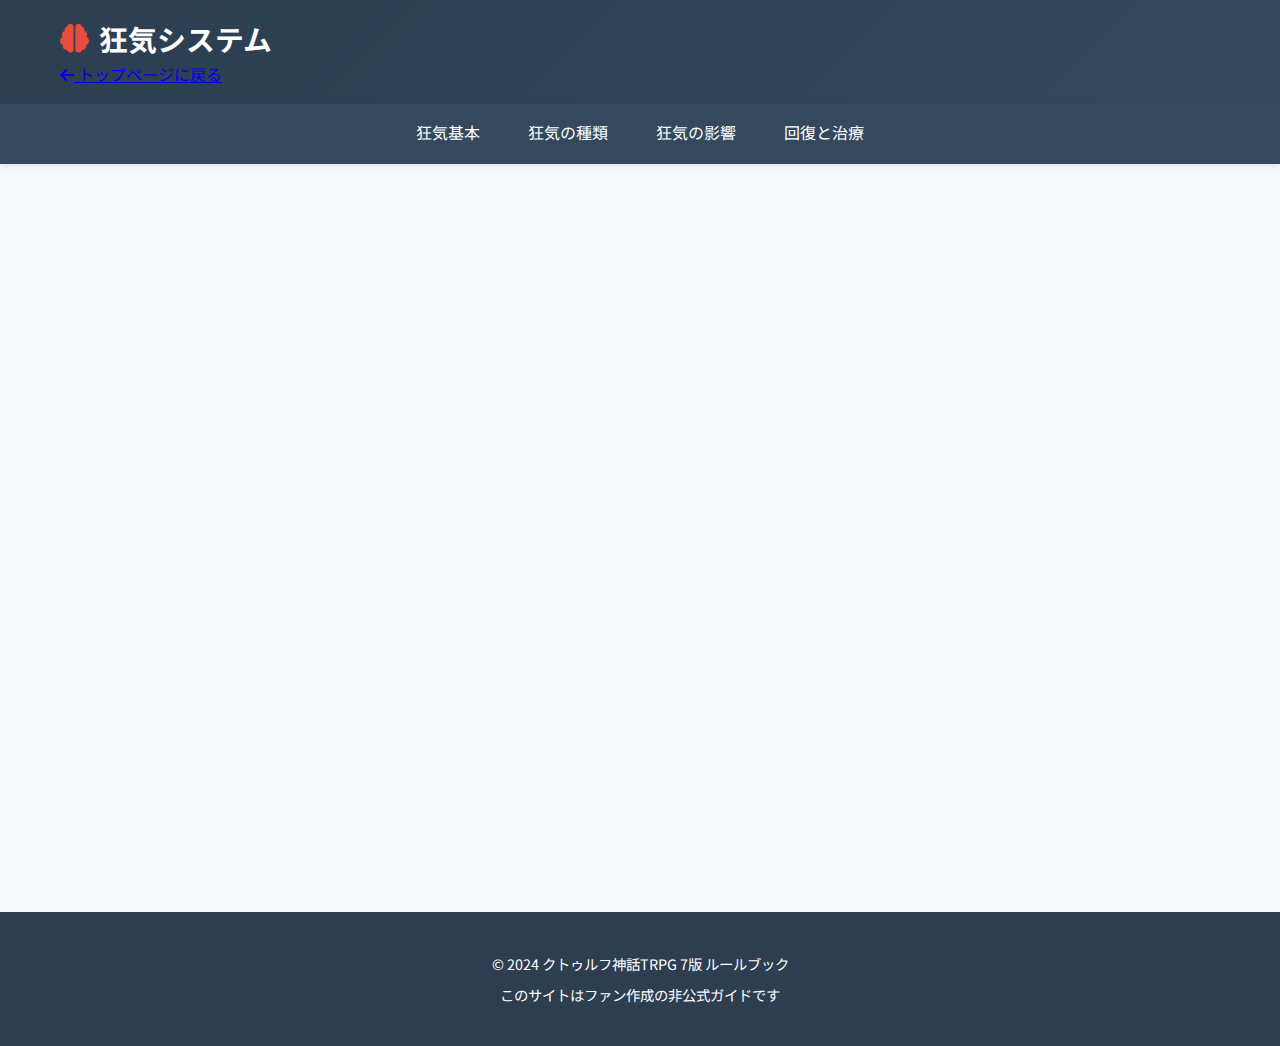
<file: CoC_7/madness.html>
<!DOCTYPE html>
<html lang="ja">
<head>
    <meta charset="UTF-8">
    <meta name="viewport" content="width=device-width, initial-scale=1.0">
    <title>狂気システム - クトゥルフ神話TRPG 7版</title>
    <link rel="stylesheet" href="css/style.css">
    <link href="https://fonts.googleapis.com/css2?family=Noto+Sans+JP:wght@300;400;500;700&display=swap" rel="stylesheet">
    <link rel="stylesheet" href="https://cdnjs.cloudflare.com/ajax/libs/font-awesome/6.0.0/css/all.min.css">
</head>
<body>
    <header class="header">
        <div class="container">
            <h1 class="site-title">
                <i class="fas fa-brain"></i>
                狂気システム
            </h1>
            <a href="index.html" class="back-link">
                <i class="fas fa-arrow-left"></i> トップページに戻る
            </a>
        </div>
    </header>

    <nav class="nav">
        <div class="container">
            <ul class="nav-menu">
                <li><a href="#madness-basics" onclick="showSection('madness-basics')">狂気基本</a></li>
                <li><a href="#madness-types" onclick="showSection('madness-types')">狂気の種類</a></li>
                <li><a href="#madness-effects" onclick="showSection('madness-effects')">狂気の影響</a></li>
                <li><a href="#recovery" onclick="showSection('recovery')">回復と治療</a></li>
            </ul>
        </div>
    </nav>

    <main class="main">
        <div class="container">
            <section id="madness-basics" class="content-section">
                <h2>狂気の基本ルール</h2>
                
                <div class="rule-card">
                    <h3><i class="fas fa-brain"></i> 狂気とは</h3>
                    <p>狂気は、キャラクターが耐え難い精神的ショックを受けた際に発生する精神的な異常状態です。クトゥルフ神話の世界では、人間の精神は有限であり、無限の宇宙の恐怖に対しては脆いのです。</p>
                    
                    <div class="madness-concept">
                        <h4>狂気の哲学的背景</h4>
                        <p>クトゥルフ神話における狂気は、単なる精神的疾患ではありません。それは人間の認識の限界を超えた真実に直面した際の、自然で避けがたい反応なのです。</p>
                        
                        <div class="lovecraftian-quote">
                            <blockquote>
                                "私は最後には、あの忌わしい音を絶対に思い出さないようにと願いながら、それでもなおその音を思い出してしまうのだ。"
                                <cite>- H.P.ラヴクラフト</cite>
                            </blockquote>
                        </div>
                    </div>
                </div>

                <div class="rule-card">
                    <h3><i class="fas fa-exclamation-triangle"></i> 狂気の誘因</h3>
                    <p>以下の状況でキャラクターは狂気の危機に晒されます。</p>
                    
                    <div class="madness-triggers">
                        <div class="trigger-category">
                            <h4><i class="fas fa-eye"></i> 視覚的恐怖</h4>
                            <ul>
                                <li><strong>神話生物の遭遇:</strong> クトゥルフ、ディープ・ワンなど</li>
                                <li><strong>異常な光景:</strong> 人間の理解を超えた光景</li>
                                <li><strong>死の直視:</strong> 仲間の死、特に凄惨な死</li>
                                <li><strong>宇宙の広がり:</strong> 人間の存在の小ささを自覚</li>
                            </ul>
                            
                            <div class="example-scene">
                                <h5>具体例</h5>
                                <p>「あなたは深海の底で、巨大な影がゆっくりと動いているのを目にする。その影は山のように巨大で、そこから無数の触手が伸びている。あなたの心は、その存在の巨大さと異質さに耐えきれず、悲鳴を上げる。」</p>
                            </div>
                        </div>
                        
                        <div class="trigger-category">
                            <h4><i class="fas fa-book"></i> 知識的恐怖</h4>
                            <ul>
                                <li><strong>魔導書の読書:</strong> ネクロノミコンなど</li>
                                <li><strong>真実の発見:</strong> 宇宙の本質的な恐怖</li>
                                <li><strong>魔術の使用:</strong> 人間の領域を超えた力</li>
                                <li><strong>予言の理解:</strong> 避けられない運命</li>
                            </ul>
                            
                            <div class="example-knowledge">
                                <h5>具体例</h5>
                                <p>「あなたは古代の文字を解読し、人類が実は宇宙の誤りであることを知る。我々は誤って生み出された存在に過ぎず、真の支配者たちが目覚める時、すべては終わるのだ。」</p>
                            </div>
                        </div>
                        
                        <div class="trigger-category">
                            <h4><i class="fas fa-heart-broken"></i> 感情的恐怖</h4>
                            <ul>
                                <li><strong>喪失の体験:</strong> 愛する者の死</li>
                                <li><strong>裏切り:</strong> 信頼していた者からの裏切り</li>
                                <li><strong>絶望:</strong> すべてが無意味だと感じる</li>
                                <li><strong>孤独:</strong> 誰も理解してくれない孤独感</li>
                            </ul>
                            
                            <div class="example-emotion">
                                <h5>具体例</h5>
                                <p>「仲間の最期の瞬間を目の当たりにし、あなたは理解する。どんなに戦おうとも、人間に勝ち目はないのだ。我々は巨大な存在の影の中で、ただの虫けらに過ぎない。」</p>
                            </div>
                        </div>
                    </div>
                </div>

                <div class="rule-card">
                    <h3><i class="fas fa-calculator"></i> 狂気の判定</h3>
                    <p>狂気の危機が発生した場合、以下の手順で判定を行います。</p>
                    
                    <div class="madness-check-procedure">
                        <h4>判定の手順</h4>
                        <ol>
                            <li>
                                <strong>SAN喪失の計算:</strong>
                                <p>状況に応じてSAN喪失ポイントを決定</p>
                                <div class="san-loss-examples">
                                    <span class="minor">軽度: 1d3</span>
                                    <span class="moderate">中度: 1d6</span>
                                    <span class="severe">重度: 1d10</span>
                                    <span class="extreme">極度: 1d20</span>
                                </div>
                            </li>
                            
                            <li>
                                <strong>狂気ロール:</strong>
                                <p>現在のSAN値で1d100を振る</p>
                                <ul>
                                    <li><strong>成功:</strong> 指定されたSANを失う</li>
                                    <li><strong>失敗:</strong> 2倍のSANを失う</li>
                                </ul>
                            </li>
                            
                            <li>
                                <strong>狂気の発動チェック:</strong>
                                <p>以下の条件を満たせば、狂気の発動</p>
                                <ul>
                                    <li>1回で5以上のSANを失った場合</li>
                                    <li>累計で現在SANの半分以下になった場合</li>
                                    <li>SANが0になった場合</li>
                                </ul>
                            </li>
                        </ol>
                    </div>
                    
                    <div class="madness-check-example">
                        <h4>判定例</h4>
                        <div class="example-flow">
                            <p><strong>状況:</strong> ディープ・ワンと遭遇（SAN喪失 1d6）</p>
                            <p><strong>現在SAN:</strong> 65</p>
                            <p><strong>ロール:</strong> 1d100 → 45（成功）</p>
                            <p><strong>SAN喪失:</strong> 1d6 → 4ポイント失う</p>
                            <p><strong>結果:</strong> 5未満なので、狂気は発動しない</p>
                        </div>
                    </div>
                </div>
            </section>

            <section id="madness-types" class="content-section" style="display: none;">
                <h2>狂気の種類と症状</h2>
                
                <div class="rule-card">
                    <h3><i class="fas fa-clock"></i> 一時的狂気</h3>
                    <p>一時的狂気は、1d10ラウンド続く短期的な精神的異常です。</p>
                    
                    <div class="temporary-madness-types">
                        <div class="madness-category">
                            <h4><i class="fas fa-running"></i> 逃避型狂気</h4>
                            <div class="madness-symptoms">
                                <div class="symptom">
                                    <h5>恐慌 (Panic)</h5>
                                    <p>激しい恐怖で、戦闘から逃げ出す。全ての行動に-20%のペナルティ。</p>
                                    <div class="symptom-duration">持続: 1d10ラウンド</div>
                                </div>
                                
                                <div class="symptom">
                                    <h5>逃走 (Flight)</h5>
                                    <p>可能な限り遠くへ逃げようとする。障害物を避けて全力で逃走。</p>
                                    <div class="symptom-duration">持続: 1d10ラウンド</div>
                                </div>
                                
                                <div class="symptom">
                                    <h5>凍結 (Freezing)</h5>
                                    <p>恐怖で身動きが取れなくなる。立ちすくんで動けなくなる。</p>
                                    <div class="symptom-duration">持続: 1d10ラウンド</div>
                                </div>
                            </div>
                        </div>
                        
                        <div class="madness-category">
                            <h4><i class="fas fa-fist-raised"></i> 攻撃型狂気</h4>
                            <div class="madness-symptoms">
                                <div class="symptom">
                                    <h5>狂暴 (Frenzy)</h5>
                                    <p>目の前のものを攻撃しようとする。最も近い対象を攻撃。</p>
                                    <div class="symptom-duration">持続: 1d10ラウンド</div>
                                </div>
                                
                                <div class="symptom">
                                    <h5>殺人癖 (Homicidal Mania)</h5>
                                    <p>特定の人物を殺そうとする。攻撃に+20%のボーナス。</p>
                                    <div class="symptom-duration">持続: 1d10ラウンド</div>
                                </div>
                                
                                <div class="symptom">
                                    <h5>破壊衝動 (Destructive Impulse)</h5>
                                    <p>周囲の物を破壊しようとする。武器や道具を壊す。</p>
                                    <div class="symptom-duration">持続: 1d10ラウンド</div>
                                </div>
                            </div>
                        </div>
                        
                        <div class="madness-category">
                            <h4><i class="fas fa-eye-slash"></i> 知覚型狂気</h4>
                            <div class="madness-symptoms">
                                <div class="symptom">
                                    <h5>幻覚 (Hallucinations)</h5>
                                    <p>存在しないものを見る。KPが虚偽の情報を与える。</p>
                                    <div class="symptom-duration">持続: 1d10ラウンド</div>
                                </div>
                                
                                <div class="symptom">
                                    <h5>幻聴 (Auditory Hallucinations)</h5>
                                    <p>声や音を聞く。命令や脅迫の声が聞こえる。</p>
                                    <div class="symptom-duration">持続: 1d10ラウンド</div>
                                </div>
                                
                                <div class="symptom">
                                    <h5>錯覚 (Illusions)</h5>
                                    <p>実在のものを別のものと誤認する。友好的を敵対的に見る。</p>
                                    <div class="symptom-duration">持続: 1d10ラウンド</div>
                                </div>
                            </div>
                        </div>
                    </div>
                </div>

                <div class="rule-card">
                    <h3><i class="fas fa-calendar-alt"></i> 恒久的狂気</h3>
                    <p>恒久的狂気は、キャラクターに永続的な精神的変化をもたらします。</p>
                    
                    <div class="permanent-madness-types">
                        <div class="madness-category">
                            <h4><i class="fas fa-ghost"></i> 恐怖症 (Phobias)</h4>
                            <div class="phobia-types">
                                <div class="phobia-item">
                                    <h5>幽閉恐怖症 (Claustrophobia)</h5>
                                    <p>狭い空間に入れない。地下室や洞窟に入ると恐慌状態になる。</p>
                                    <div class="phobia-effect">効果: 該当技能-20%</div>
                                </div>
                                
                                <div class="phobia-item">
                                    <h5>水恐怖症 (Aquaphobia)</h5>
                                    <p>水に触れることができない。雨すら恐れる。</p>
                                    <div class="phobia-effect">効果: 水辺での技能-30%</div>
                                </div>
                                
                                <div class="phobia-item">
                                    <h5>暗黒恐怖症 (Nyctophobia)</h5>
                                    <p>闇を極端に恐れる。明かりがないと動けなくなる。</p>
                                    <div class="phobia-effect">効果: 暗闇での技能-40%</div>
                                </div>
                                
                                <div class="phobia-item">
                                    <h5>人間恐怖症 (Anthropophobia)</h5>
                                    <p>人間との接触を避ける。一人でいることを好む。</p>
                                    <div class="phobia-effect">効果: 交渉系技能-25%</div>
                                </div>
                            </div>
                        </div>
                        
                        <div class="madness-category">
                            <h4><i class="fas fa-user-injured"></i> 強迫症 (Obsessions)</h4>
                            <div class="obsession-types">
                                <div class="obsession-item">
                                    <h5>清浄強迫 (Obsessive Cleanliness)</h5>
                                    <p>常に清潔でなければならない。汚れていると動けない。</p>
                                    <div class="obsession-effect">効果: 時間をかけすぎる</div>
                                </div>
                                
                                <div class="obsession-item">
                                    <h5>確認強迫 (Compulsive Checking)</h5>
                                    <p>何度も同じことを確認する。鍵や道具を何度も調べる。</p>
                                    <div class="obsession-effect">効果: 行動に時間がかかる</div>
                                </div>
                                
                                <div class="obsession-item">
                                    <h5>収集強迫 (Hoarding)</h5>
                                    <p>何でも集めてしまう。意味のないものでも捨てられない。</p>
                                    <div class="obsession-effect">効果: 荷物が増え続ける</div>
                                </div>
                            </div>
                        </div>
                        
                        <div class="madness-category">
                            <h4><i class="fas fa-theater-masks"></i> 人格変化 (Personality Changes)</h4>
                            <div class="personality-changes">
                                <div class="personality-change">
                                    <h5>偏執狂 (Paranoia)</h5>
                                    <p>誰も信用できない。全員が自分を害しようとしていると思う。</p>
                                    <div class="personality-effect">効果: 交渉系技能-30%</div>
                                </div>
                                
                                <div class="personality-change">
                                    <h5>精神分裂病 (Schizophrenia)</h5>
                                    <p>現実との接触を失う。幻覚や幻聴が続く。</p>
                                    <div class="personality-effect">効果: 全ての技能-20%</div>
                                </div>
                                
                                <div class="personality-change">
                                    <h5>反社会性人格 (Sociopathy)</h5>
                                    <p>他人の感情が理解できない。倫理的制約がなくなる。</p>
                                    <div class="personality-effect">効果: 精神系技能+10%、交渉系技能-20%</div>
                                </div>
                            </div>
                        </div>
                    </div>
                </div>

                <div class="rule-card">
                    <h3><i class="fas fa-skull"></i> 完全なる精神崩壊</h3>
                    <p>SANが完全に0になった場合、キャラクターは完全な精神崩壊を起こします。</p>
                    
                    <div class="complete-breakdown">
                        <h4>崩壊の症状</h4>
                        <ul>
                            <li><strong>現実喪失:</strong> 現実と幻想の区別がつかない</li>
                            <li><strong>自我崩壊:</strong> 自分自身の存在が分からなくなる</li>
                            <li><strong>言語破壊:</strong> 言葉を理解できなくなる</li>
                            <li><strong>社会的崩壊:</strong> 社会の一員として機能できない</li>
                            <li><strong>知的崩壊:</strong> 基本的な認知能力を失う</li>
                        </ul>
                        
                        <div class="breakdown-note">
                            <h5><i class="fas fa-exclamation-triangle"></i> 重要</h5>
                            <p>完全な精神崩壊に陥ったキャラクターは、プレイアブルではなくなります。精神病院での余生を送ることになります。</p>
                        </div>
                        
                        <div class="breakdown-examples">
                            <h5>崩壊の例</h5>
                            <div class="breakdown-case">
                                <p><strong>症例1:</strong> クトゥルフの夢を見続け、現実と夢の区別がつかなくなる。最終的に自分自身がクトゥルフであると確信する。</p>
                                <p><strong>症例2:</strong> ディープ・ワンとの遭遇後、水を極端に恐れるようになる。雨が降ると恐慌状態になり、最終的に水を一切避ける生活を送る。</p>
                                <p><strong>症例3:</strong> 魔導書を読みすぎて、言語を理解できなくなる。人間の言葉が異星語のように聞こえ、自分の思考も言語化できなくなる。</p>
                            </div>
                        </div>
                    </div>
                </div>
            </section>

            <section id="madness-effects" class="content-section" style="display: none;">
                <h2>狂気のゲーム的影響</h2>
                
                <div class="rule-card">
                    <h3><i class="fas fa-dice"></i> 技能への影響</h3>
                    <p>狂気状態は、キャラクターの技能に直接的な影響を与えます。</p>
                    
                    <div class="skill-effects">
                        <div class="skill-effect-category">
                            <h4>一時的なペナルティ</h4>
                            <ul>
                                <li><strong>恐怖状態:</strong> 全ての技能-20%</li>
                                <li><strong>混乱状態:</strong> 知的技能-30%</li>
                                <li><strong>幻覚:</strong> 感覚系技能-40%</li>
                                <li><strong>強迫:</strong> 行動に2倍の時間が必要</li>
                            </ul>
                        </div>
                        
                        <div class="skill-effect-category">
                            <h4>恒久的な変化</h4>
                            <ul>
                                <li><strong>恐怖症:</strong> 特定状況で-20～-40%</li>
                                <li><strong>強迫症:</strong> 行動に制限が加わる</li>
                                <li><strong>人格変化:</strong> 交渉系技能-20～-30%</li>
                                <li><strong>知的劣化:</strong> 知的技能-10～-25%</li>
                            </ul>
                        </div>
                    </div>
                </div>

                <div class="rule-card">
                    <h3><i class="fas fa-users"></i> 社会的影響</h3>
                    <p>狂気はキャラクターの社会的な側面にも大きな影響を与えます。</p>
                    
                    <div class="social-effects">
                        <h4>人間関係の変化</h4>
                        <ul>
                            <li><strong>家族との関係:</strong> 理解されないことへの苛立ち</li>
                            <li><strong>友人との関係:</strong> 信頼関係の崩壊</li>
                            <li><strong>職場での評価:</strong> 仕事能力への疑問</li>
                            <li><strong>社会的信用:</strong> 狂人としてのレッテル</li>
                        </ul>
                        
                        <h4>日常生活への影響</h4>
                        <ul>
                            <li><strong>睡眠障害:</strong> 不眠症または過度の睡眠</li>
                            <li><strong>食習慣の変化:</strong> 食欲不振または過食</li>
                            <li><strong>清潔さへの執着:</strong> 過度の清潔さまたは無頓着</li>
                            <li><strong>対人関係の回避:</strong> 人との接触を避ける</li>
                        </ul>
                        
                        <div class="social-isolation">
                            <h5>社会的隔離</h5>
                            <p>狂気が進行すると、キャラクターは次第に社会から隔離されていきます。理解者は減少し、最終的には完全に孤立してしまうこともあります。</p>
                        </div>
                    </div>
                </div>

                <div class="rule-card">
                    <h3><i class="fas fa-clock"></i> 時間的影響</h3>
                    <p>狂気の影響は、時間とともに変化していきます。</p>
                    
                    <div class="temporal-effects">
                        <div class="time-phase">
                            <h4>即時的影響（遭遇後）</h4>
                            <ul>
                                <li>ショックと混乱</li>
                                <li>現実感覚の希薄化</li>
                                <li>感情の麻痺</li>
                                <li>行動力の低下</li>
                            </ul>
                        </div>
                        
                        <div class="time-phase">
                            <h4>短期的影響（数日～数週間）</h4>
                            <ul>
                                <li>悪夢と睡眠障害</li>
                                <li>フラッシュバック</li>
                                <li>過敏な反応</li>
                                <li>集中力の欠如</li>
                            </ul>
                        </div>
                        
                        <div class="time-phase">
                            <h4>長期的影響（数ヶ月～永続的）</h4>
                            <ul>
                                <li>慢性の恐怖症</li>
                                <li>人格の変化</li>
                                <li>社会的機能の喪失</li>
                                <li>恒久的精神的創傷</li>
                            </ul>
                        </div>
                    </div>
                </div>

                <div class="rule-card">
                    <h3><i class="fas fa-random"></i> 狂気のランダム性</h3>
                    <p>狂気は予測不可能で、同じ状況でも異なる症状が現れることがあります。</p>
                    
                    <div class="madness-randomness">
                        <h4>ランダムな要素</h4>
                        <ul>
                            <li><strong>症状の選択:</strong> 同一の誘因でも異なる症状</li>
                            <li><strong>重症度の変化:</strong> 軽い症状から重い症状へ</li>
                            <li><strong>持続時間:</strong> 予測不可能な持続時間</li>
                            <li><strong>反復:</strong> 同じ症状が繰り返されることもある</li>
                        </ul>
                        
                        <div class="randomness-example">
                            <h5>例: クトゥルフとの遭遇</h5>
                            <p><strong>調査員A:</strong> 完全な恐慌状態になり、三日間寝たきりになる</p>
                            <p><strong>調査員B:</strong> 激しい水恐怖症を発症し、以後雨が降ると恐慌状態になる</p>
                            <p><strong>調査員C:</strong> 一見正常だが、夜になるとクトゥルフを召喚しようとする</p>
                        </div>
                    </div>
                </div>
            </section>

            <section id="recovery" class="content-section" style="display: none;">
                <h2>狂気からの回復と治療</h2>
                
                <div class="rule-card">
                    <h3><i class="fas fa-heart"></i> 自然回復</h3>
                    <p>時間と共に、軽い狂気症状は自然に回復することがあります。</p>
                    
                    <div class="natural-recovery">
                        <h4>自然回復の条件</h4>
                        <ul>
                            <li><strong>安全な環境:</strong> 精神的ショックから遠ざかる</li>
                            <li><strong>十分な休息:</strong> 体と心の休息が必要</li>
                            <li><strong>社会的支援:</strong> 理解ある人々のサポート</li>
                            <li><strong>時間の経過:</strong> 最低でも数週間から数ヶ月</li>
                        </ul>
                        
                        <h4>回復の段階</h4>
                        <ol>
                            <li><strong>急性期:</strong> 症状の最も激しい時期（数日～数週間）</li>
                            <li><strong>回復期:</strong> 症状が徐々に軽くなる（数週間～数ヶ月）</li>
                            <li><strong>維持期:</strong> 症状の安定と再発予防（継続的）</li>
                        </ol>
                        
                        <div class="recovery-limitations">
                            <h5>限界</h5>
                            <p>恒久的狂気は自然に回復しません。専門的な治療が必要です。また、一度経験した恐怖は、完全には忘れることはできません。</p>
                        </div>
                    </div>
                </div>

                <div class="rule-card">
                    <h3><i class="fas fa-user-md"></i> 医学的治療</h3>
                    <p>医学的な治療は、狂気の症状を軽減するのに効果的です。</p>
                    
                    <div class="medical-treatment">
                        <h4>治療の種類</h4>
                        <div class="treatment-types">
                            <div class="treatment-type">
                                <h5>精神療法 (Psychotherapy)</h5>
                                <p>専門家による対話療法。1日1時間、1週間に3回。</p>
                                <div class="treatment-effect">効果: 1ヶ月でINTロール成功で軽度の症状が改善</div>
                            </div>
                            
                            <div class="treatment-type">
                                <h5>薬物治療 (Medication)</h5>
                                <p>鎮静剤や抗不安薬の投与。副作用がある。</p>
                                <div class="treatment-effect">効果: 症状の重症度を-1段階。DEXとINTに-10%</div>
                            </div>
                            
                            <div class="treatment-type">
                                <h5>環境療法 (Environmental Therapy)</h5>
                                <p>自然環境での療養。田舎や海辺での生活。</p>
                                <div class="treatment-effect">効果: 1ヶ月で1d3ポイントのSAN回復</div>
                            </div>
                            
                            <div class="treatment-type">
                                <h5>社会的レハビリテーション</h5>
                                <p>徐々に社会に戻る訓練。職場復帰の準備。</p>
                                <div class="treatment-effect">効果: 社会的スキルの回復、恐怖症の軽減</div>
                            </div>
                        </div>
                        
                        <div class="treatment-requirements">
                            <h5>治療の必要条件</h5>
                            <ul>
                                <li>医学技能50%以上の医師</li>
                                <li>心理学技能40%以上の専門家</li>
                                <li>適切な医療施設</li>
                                <li>十分な時間（最低1ヶ月）</li>
                            </ul>
                        </div>
                    </div>
                </div>

                <div class="rule-card">
                    <h3><i class="fas fa-pray"></i> 魔術的治療</h3>
                    <p>神話的な手段による治療も存在しますが、危険を伴います。</p>
                    
                    <div class="magical-treatment">
                        <h4>治療方法</h4>
                        <div class="magical-methods">
                            <div class="magical-method">
                                <h5>記憶の消去 (Memory Erasure)</h5>
                                <p>特定の記憶を消去する魔術。副作用がある。</p>
                                <div class="method-effect">効果: 特定の恐怖体験を忘れる。POWロール失敗で知的ダメージ</div>
                            </div>
                            
                            <div class="magical-method">
                                <h5>精神の浄化 (Mind Cleansing)</h5>
                                <p>精神を浄化する魔術。危険な儀式が必要。</p>
                                <div class="method-effect">効果: 1d10ポイントのSAN回復。失敗で恒久的狂気</div>
                            </div>
                            
                            <div class="magical-method">
                                <h5>魂の交換 (Soul Exchange)</h5>
                                <p>自分の魂の一部と交換する。代償が大きい。</p>
                                <div class="method-effect">効果: 完全な回復。だが別の狂気を得る</div>
                            </div>
                        </div>
                        
                        <div class="magical-risks">
                            <h5><i class="fas fa-exclamation-triangle"></i> リスク</h5>
                            <p>魔術的治療は、より大きな精神的ダメージを与える可能性があります。治療の代償として、新たな恐怖や狂気を得ることもあります。</p>
                        </div>
                    </div>
                </div>

                <div class="rule-card">
                    <h3><i class="fas fa-heart-broken"></i> 完全回復の不可能性</h3>
                    <p>一度体験した宇宙の恐怖は、完全には忘れることはできません。</p>
                    
                    <div class="permanent-scars">
                        <h4>永続的な傷跡</h4>
                        <ul>
                            <li><strong>記憶の傷:</strong> 恐怖体験は完全には消えない</li>
                            <li><strong>精神的脆弱性:</strong> 同じ誘因に対して脆弱になる</li>
                            <li><strong>世界観の変化:</strong> 世界の見方が永遠に変わる</li>
                            <li><strong>存在的不安:</strong> 自己存在への根本的な不安</li>
                        </ul>
                        
                        <div class="scars-example">
                            <h5>傷跡の例</h5>
                            <p><strong>治療後でも残るもの:</strong></p>
                            <ul>
                                <li>夜になると不安になる</li>
                                <li>特定の言葉を聞くとフラッシュバックが起きる</li>
                                <li>人混みが苦手になる</li>
                                <li>一人でいると誰かに見られている感じがする</li>
                            </ul>
                        </div>
                        
                        <div class="hope-message">
                            <h5><i class="fas fa-lightbulb"></i> 希望のメッセージ</h5>
                            <p>完全な回復は不可能でも、人間は適応する能力を持っています。新しい現実に適応し、前進する力を持っているのです。</p>
                        </div>
                    </div>
                </div>
            </section>
        </div>
    </main>

    <footer class="footer">
        <div class="container">
            <p>&copy; 2024 クトゥルフ神話TRPG 7版 ルールブック</p>
            <p>このサイトはファン作成の非公式ガイドです</p>
        </div>
    </footer>

    <script src="js/main.js"></script>
    <style>
        /* このページ専用の追加スタイル */
        .madness-concept {
            background: #f8f9fa;
            padding: 1.5rem;
            border-radius: 8px;
            margin: 1rem 0;
        }
        
        .lovecraftian-quote {
            background: #2c3e50;
            color: white;
            padding: 1.5rem;
            border-radius: 8px;
            margin: 1rem 0;
            font-style: italic;
        }
        
        .lovecraftian-quote cite {
            display: block;
            text-align: right;
            margin-top: 1rem;
            font-size: 0.9rem;
            opacity: 0.8;
        }
        
        .madness-triggers {
            display: grid;
            grid-template-columns: repeat(auto-fit, minmax(300px, 1fr));
            gap: 1.5rem;
            margin: 1.5rem 0;
        }
        
        .trigger-category {
            background: white;
            padding: 1.5rem;
            border-radius: 10px;
            box-shadow: 0 3px 10px rgba(0,0,0,0.1);
            border-left: 4px solid #e74c3c;
        }
        
        .example-scene, .example-knowledge, .example-emotion {
            background: #fff3cd;
            padding: 1rem;
            border-radius: 8px;
            margin: 1rem 0;
            border-left: 4px solid #f39c12;
            font-style: italic;
        }
        
        .madness-check-procedure {
            background: #e8f4f8;
            padding: 1.5rem;
            border-radius: 8px;
            margin: 1rem 0;
        }
        
        .san-loss-examples {
            display: flex;
            gap: 1rem;
            margin: 1rem 0;
            flex-wrap: wrap;
        }
        
        .san-loss-examples span {
            padding: 0.5rem 1rem;
            border-radius: 20px;
            color: white;
            font-weight: bold;
        }
        
        .minor { background: #27ae60; }
        .moderate { background: #f39c12; }
        .severe { background: #e74c3c; }
        .extreme { background: #8e44ad; }
        
        .madness-check-example, .recovery-limitations, .treatment-requirements, .magical-risks {
            background: #fff3cd;
            padding: 1rem;
            border-radius: 8px;
            margin: 1rem 0;
            border-left: 4px solid #f39c12;
        }
        
        .temporary-madness-types, .permanent-madness-types {
            display: grid;
            gap: 2rem;
            margin: 1.5rem 0;
        }
        
        .madness-category {
            background: white;
            padding: 1.5rem;
            border-radius: 10px;
            box-shadow: 0 3px 10px rgba(0,0,0,0.1);
        }
        
        .madness-symptoms, .phobia-types, .obsession-types, .personality-changes {
            display: grid;
            gap: 1rem;
            margin: 1rem 0;
        }
        
        .symptom, .phobia-item, .obsession-item, .personality-change {
            background: #f8f9fa;
            padding: 1rem;
            border-radius: 8px;
            border-left: 3px solid #e74c3c;
        }
        
        .symptom-duration, .phobia-effect, .obsession-effect, .personality-effect {
            background: #e74c3c;
            color: white;
            padding: 0.5rem;
            border-radius: 5px;
            margin-top: 0.5rem;
            font-size: 0.9rem;
        }
        
        .complete-breakdown {
            background: linear-gradient(135deg, #34495e, #2c3e50);
            color: white;
            padding: 1.5rem;
            border-radius: 10px;
            margin: 1rem 0;
        }
        
        .breakdown-note {
            background: rgba(255,255,255,0.1);
            padding: 1rem;
            border-radius: 8px;
            margin: 1rem 0;
        }
        
        .breakdown-case {
            background: rgba(255,255,255,0.05);
            padding: 1rem;
            border-radius: 8px;
            margin: 1rem 0;
        }
        
        .skill-effects, .social-effects, .temporal-effects {
            display: grid;
            gap: 1.5rem;
            margin: 1.5rem 0;
        }
        
        .skill-effect-category {
            background: white;
            padding: 1.5rem;
            border-radius: 10px;
            box-shadow: 0 3px 10px rgba(0,0,0,0.1);
        }
        
        .social-isolation {
            background: #e8f4f8;
            padding: 1rem;
            border-radius: 8px;
            margin: 1rem 0;
            border-left: 4px solid #3498db;
        }
        
        .time-phase {
            background: white;
            padding: 1.5rem;
            border-radius: 10px;
            box-shadow: 0 3px 10px rgba(0,0,0,0.1);
            border-left: 4px solid #f39c12;
        }
        
        .madness-randomness {
            background: #f8f9fa;
            padding: 1.5rem;
            border-radius: 8px;
            margin: 1rem 0;
        }
        
        .randomness-example {
            background: #fff3cd;
            padding: 1rem;
            border-radius: 8px;
            margin: 1rem 0;
            border-left: 4px solid #f39c12;
        }
        
        .natural-recovery, .medical-treatment, .magical-treatment, .permanent-scars {
            background: #f8f9fa;
            padding: 1.5rem;
            border-radius: 8px;
            margin: 1rem 0;
        }
        
        .treatment-types, .magical-methods {
            display: grid;
            gap: 1rem;
            margin: 1rem 0;
        }
        
        .treatment-type, .magical-method {
            background: white;
            padding: 1rem;
            border-radius: 8px;
            box-shadow: 0 2px 5px rgba(0,0,0,0.1);
        }
        
        .treatment-effect, .method-effect {
            background: #27ae60;
            color: white;
            padding: 0.5rem;
            border-radius: 5px;
            margin-top: 0.5rem;
            font-size: 0.9rem;
        }
        
        .scars-example, .hope-message {
            background: white;
            padding: 1rem;
            border-radius: 8px;
            margin: 1rem 0;
            box-shadow: 0 2px 5px rgba(0,0,0,0.1);
        }
        
        .hope-message {
            background: #e8f5e8;
            border-left: 4px solid #27ae60;
        }
    </style>
</body>
</html>
</file>
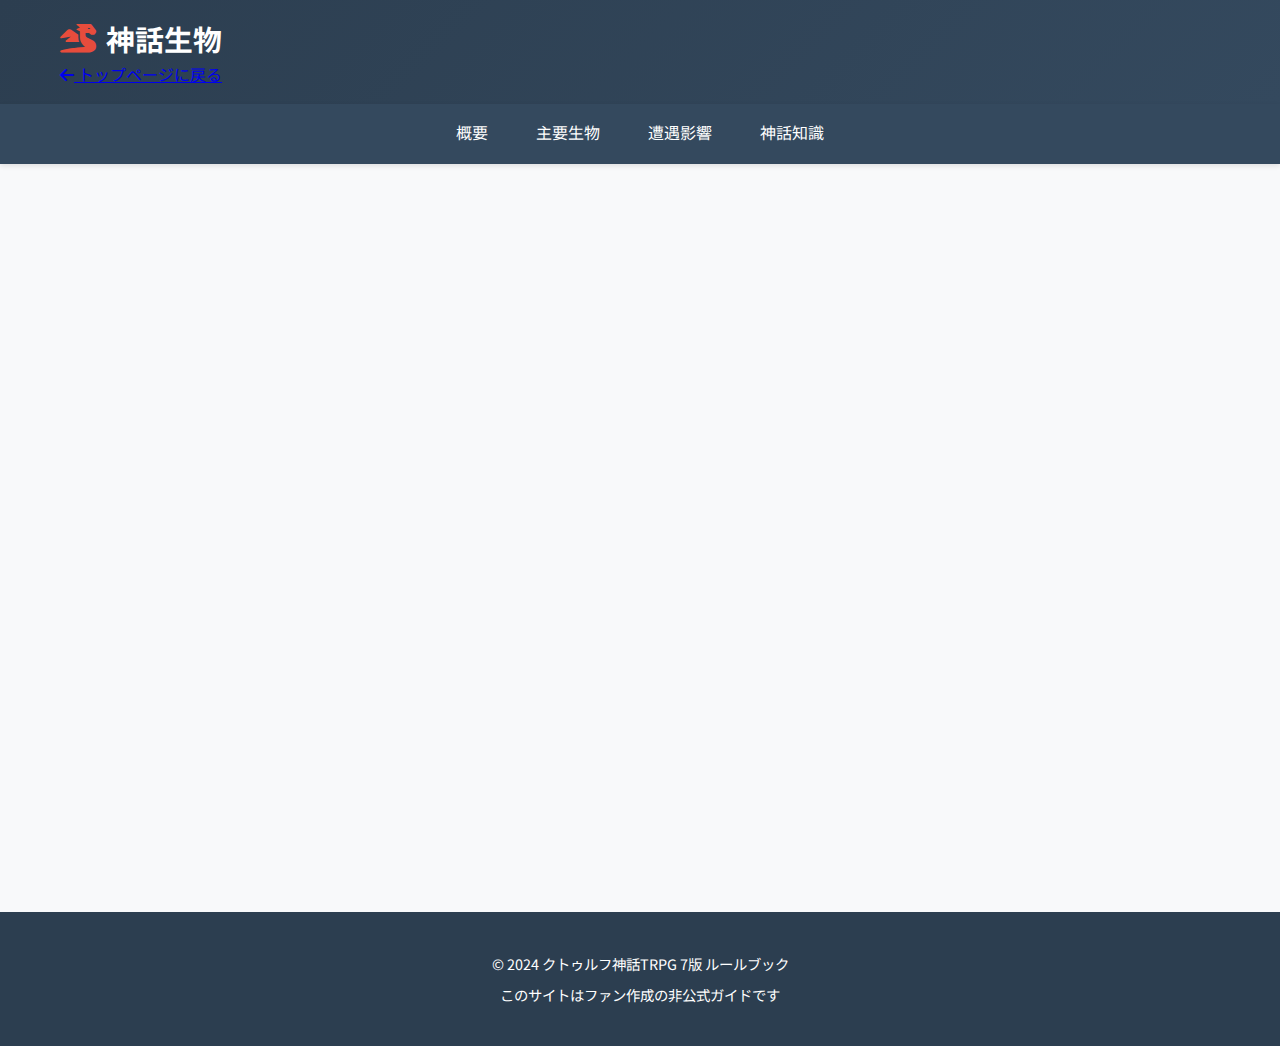
<file: CoC_7/mythos-creatures.html>
<!DOCTYPE html>
<html lang="ja">
<head>
    <meta charset="UTF-8">
    <meta name="viewport" content="width=device-width, initial-scale=1.0">
    <title>神話生物 - クトゥルフ神話TRPG 7版</title>
    <link rel="stylesheet" href="css/style.css">
    <link href="https://fonts.googleapis.com/css2?family=Noto+Sans+JP:wght@300;400;500;700&display=swap" rel="stylesheet">
    <link rel="stylesheet" href="https://cdnjs.cloudflare.com/ajax/libs/font-awesome/6.0.0/css/all.min.css">
</head>
<body>
    <header class="header">
        <div class="container">
            <h1 class="site-title">
                <i class="fas fa-dragon"></i>
                神話生物
            </h1>
            <a href="index.html" class="back-link">
                <i class="fas fa-arrow-left"></i> トップページに戻る
            </a>
        </div>
    </header>

    <nav class="nav">
        <div class="container">
            <ul class="nav-menu">
                <li><a href="#mythos-overview" onclick="showSection('mythos-overview')">概要</a></li>
                <li><a href="#common-creatures" onclick="showSection('common-creatures')">主要生物</a></li>
                <li><a href="#encounter-effects" onclick="showSection('encounter-effects')">遭遇影響</a></li>
                <li><a href="#mythos-knowledge" onclick="showSection('mythos-knowledge')">神話知識</a></li>
            </ul>
        </div>
    </nav>

    <main class="main">
        <div class="container">
            <section id="mythos-overview" class="content-section">
                <h2>神話生物の概要</h2>
                
                <div class="rule-card">
                    <h3><i class="fas fa-star"></i> 神話生物とは</h3>
                    <p>クトゥルフ神話に登場する神話生物は、人間の理解を超えた存在です。これらの生物は、物理法則を無視し、時空を超えて存在しています。</p>
                    
                    <div class="mythos-characteristics">
                        <h4>神話生物の特徴</h4>
                        <ul>
                            <li><strong>超越的な存在:</strong> 人間の概念を超えた存在</li>
                            <li><strong>時空を超える:</strong> 三次元の制約を受けない</li>
                            <li><strong>不死性:</strong> 通常の手段では倒せない</li>
                            <li><strong>精神的影響:</strong> 接触するだけで正気度を失う</li>
                            <li><strong>狂気を引き起こす:</strong> 認識しただけで狂気の危険がある</li>
                        </ul>
                    </div>
                </div>

                <div class="rule-card">
                    <h3><i class="fas fa-layer-group"></i> 神話生物の分類</h3>
                    <p>神話生物は、その脅威度と性質によっていくつかのカテゴリに分類されます。</p>
                    
                    <div class="creature-categories">
                        <div class="category">
                            <h4><i class="fas fa-fish"></i> 深きものども</h4>
                            <p>深海に棲む存在たち</p>
                            <ul>
                                <li>ディープ・ワン</li>
                                <li>クトーペ</li>
                                <li>ダゴン</li>
                            </ul>
                        </div>
                        
                        <div class="category">
                            <h4><i class="fas fa-mountain"></i> 地球外存在</h4>
                            <p>地球外から来た生物</p>
                            <ul>
                                <li>ミ＝ゴ</li>
                                <li>シャンブル・フロッグス</li>
                                <li>ナイト・ガント</li>
                            </ul>
                        </div>
                        
                        <div class="category">
                            <h4><i class="fas fa-crown"></i> 旧日支配者</h4>
                            <p>かつて地球を支配した存在</p>
                            <ul>
                                <li>クトゥルフ</li>
                                <li>ハスター</li>
                                <li>ニャルラトホテップ</li>
                            </ul>
                        </div>
                        
                        <div class="category">
                            <h4><i class="fas fa-infinity"></i> 外なるもの</h4>
                            <p>宇宙の外側から来た存在</p>
                            <ul>
                                <li>ヨグ＝ソトホト</li>
                                <li>アザトート</li>
                                <li>シャブ＝ニグラス</li>
                            </ul>
                        </div>
                    </div>
                </div>
            </section>

            <section id="common-creatures" class="content-section" style="display: none;">
                <h2>主要な神話生物</h2>
                
                <div class="rule-card">
                    <h3><i class="fas fa-fish"></i> ディープ・ワン</h3>
                    <div class="creature-stats">
                        <div class="stat-block">
                            <h4>基本能力値</h4>
                            <ul>
                                <li>STR: 14 (4d6)</li>
                                <li>CON: 14 (4d6)</li>
                                <li>SIZ: 13 (2d6+6)</li>
                                <li>INT: 11 (2d6+4)</li>
                                <li>POW: 12 (3d6+2)</li>
                                <li>DEX: 10 (2d6+3)</li>
                                <li>HP: 14</li>
                            </ul>
                        </div>
                        
                        <div class="ability-block">
                            <h4>特殊能力</h4>
                            <ul>
                                <li><strong>水棲:</strong> 水中で自由に行動</li>
                                <li><strong>不死性:</strong> 老化しない</li>
                                <li><strong>変化:</strong> 人間の姿に変身可能</li>
                                <li><strong>知性:</strong> 人間並の知能を持つ</li>
                            </ul>
                        </div>
                    </div>
                    
                    <div class="encounter-info">
                        <h4>遭遇時の影響</h4>
                        <ul>
                            <li><strong>SAN喪失:</strong> 1d6</li>
                            <li><strong>正体発覚:</strong> 1d10</li>
                            <li><strong>狂気ロール:</strong> 1d6以上失った場合</li>
                        </ul>
                        
                        <div class="deep-one-lore">
                            <h5>生態と文化</h5>
                            <p>ディープ・ワンは深海に棲む人魚のような存在で、人間と混血することができます。彼らはクトゥルフを崇拝し、深い海の底に巨大な都市を築いています。</p>
                        </div>
                    </div>
                </div>

                <div class="rule-card">
                    <h3><i class="fas fa-bug"></i> ミ＝ゴ</h3>
                    <div class="creature-stats">
                        <div class="stat-block">
                            <h4>基本能力値</h4>
                            <ul>
                                <li>STR: 18 (3d6+6)</li>
                                <li>CON: 18 (3d6+6)</li>
                                <li>SIZ: 10 (2d6+3)</li>
                                <li>INT: 21 (4d6+6)</li>
                                <li>POW: 15 (3d6+4)</li>
                                <li>DEX: 16 (3d6+4)</li>
                                <li>HP: 14</li>
                            </ul>
                        </div>
                        
                        <div class="ability-block">
                            <h4>特殊能力</h4>
                            <ul>
                                <li><strong>宇宙起源:</strong> プラトー星から来た</li>
                                <li><strong>真菌生物:</strong> 菌類に似た構造</li>
                                <li><strong>高度知性:</strong> 人間をはるかに超える</li>
                                <li><strong>外科手術:</strong> 人間を生きたまま脳を摘出</li>
                            </ul>
                        </div>
                    </div>
                    
                    <div class="encounter-info">
                        <h4>遭遇時の影響</h4>
                        <ul>
                            <li><strong>SAN喪失:</strong> 1d10</li>
                            <li><strong>狂気ロール:</strong> 1d10以上失った場合</li>
                            <li><strong>特殊:</strong> 会話が可能（恐ろしい内容）</li>
                        </ul>
                        
                        <div class="migo-technology">
                            <h5>テクノロジー</h5>
                            <p>ミ＝ゴは人間の科学をはるかに超えた技術を持っています。特に生物学と宇宙工学において優れており、人間の脳を摘出して生きたまま宇宙に運ぶことができます。</p>
                        </div>
                    </div>
                </div>

                <div class="rule-card">
                    <h3><i class="fas fa-eye-slash"></i> シャンブル・フロッグス</h3>
                    <div class="creature-stats">
                        <div class="stat-block">
                            <h4>基本能力値</h4>
                            <ul>
                                <li>STR: 21 (4d6+6)</li>
                                <li>CON: 18 (3d6+6)</li>
                                <li>SIZ: 14 (2d6+6)</li>
                                <li>INT: 15 (2d6+6)</li>
                                <li>POW: 17 (3d6+6)</li>
                                <li>DEX: 12 (2d6+3)</li>
                                <li>HP: 16</li>
                            </ul>
                        </div>
                        
                        <div class="ability-block">
                            <h4>特殊能力</h4>
                            <ul>
                                <li><strong>盲目:</strong> 目は退化している</li>
                                <li><strong>感覚器官:</strong> 頭部の触覚で感知</li>
                                <li><strong>魔術使い:</strong> 高度な魔術を使用</li>
                                <li><strong>地下棲:</strong> 地下の洞窟に棲む</li>
                            </ul>
                        </div>
                    </div>
                    
                    <div class="encounter-info">
                        <h4>遭遇時の影響</h4>
                        <ul>
                            <li><strong>SAN喪失:</strong> 1d8</li>
                            <li><strong>狂気ロール:</strong> 1d8以上失った場合</li>
                            <li><strong>特殊:</strong> 会話と取引が可能</li>
                        </ul>
                        
                        <div class="shambler-magic">
                            <h5>魔術能力</h5>
                            <p>シャンブル・フロッグスは、クトゥルフ神話の魔術を使いこなす熟練した魔術使いです。彼らは他の生物を召喚したり、時空を操作したりすることができます。</p>
                        </div>
                    </div>
                </div>

                <div class="rule-card">
                    <h3><i class="fas fa-dragon"></i> ナイト・ガント</h3>
                    <div class="creature-stats">
                        <div class="stat-block">
                            <h4>基本能力値</h4>
                            <ul>
                                <li>STR: 26 (4d6+10)</li>
                                <li>CON: 20 (3d6+8)</li>
                                <li>SIZ: 24 (4d6+8)</li>
                                <li>INT: 10 (2d6+2)</li>
                                <li>POW: 24 (4d6+8)</li>
                                <li>DEX: 17 (3d6+5)</li>
                                <li>HP: 22</li>
                            </ul>
                        </div>
                        
                        <div class="ability-block">
                            <h4>特殊能力</h4>
                            <ul>
                                <li><strong>黒い翼:</strong> 空を飛ぶことができる</li>
                                <li><strong>悪魔の姿:</strong> 人間の姿をした悪魔</li>
                                <li><strong>恐怖の存在:</strong> 見るだけで正気度を失う</li>
                                <li><strong>夜行性:</strong> 夜に活動する</li>
                            </ul>
                        </div>
                    </div>
                    
                    <div class="encounter-info">
                        <h4>遭遇時の影響</h4>
                        <ul>
                            <li><strong>SAN喪失:</strong> 1d10</li>
                            <li><strong>狂気ロール:</strong> 1d10以上失った場合</li>
                            <li><strong>特殊:</strong> 夜間に遭遇する確率が高い</li>
                        </ul>
                        
                        <div class="nightgaunt-lore">
                            <h5>伝承</h5>
                            <p>ナイト・ガントは、人間を奈落の底に連れて行く悪魔的存在です。彼らは夜の闇に紛れて現れ、犠牲者を恐怖で凍りつかせてから連れ去ります。</p>
                        </div>
                    </div>
                </div>

                <div class="rule-card">
                    <h3><i class="fas fa-crown"></i> クトゥルフ</h3>
                    <div class="creature-stats">
                        <div class="stat-block">
                            <h4>基本能力値</h4>
                            <ul>
                                <li>STR: 140 (平均的な化身)</li>
                                <li>CON: 70 (3d6×4)</li>
                                <li>SIZ: 140 (平均的な化身)</li>
                                <li>INT: 42 (3d6×2)</li>
                                <li>POW: 105 (3d6×6)</li>
                                <li>DEX: 21 (3d6+6)</li>
                                <li>HP: 21 (通常の化身)</li>
                            </ul>
                        </div>
                        
                        <div class="ability-block">
                            <h4>特殊能力</h4>
                            <ul>
                                <li><strong>旧日支配者:</strong> 宇宙の支配者</li>
                                <li><strong>不死性:</strong> 完全に倒すことはできない</li>
                                <li><strong>夢への影響:</strong> 敏感な人間に夢を見せる</li>
                                <li><strong>巨大な姿:</strong> 山のような巨大さ</li>
                            </ul>
                        </div>
                    </div>
                    
                    <div class="encounter-info">
                        <h4>遭遇時の影響</h4>
                        <ul>
                            <li><strong>SAN喪失:</strong> 1d100</li>
                            <li><strong>狂気ロール:</strong> 自動的に失敗</li>
                            <li><strong>特殊:</strong> 遭遇しただけで恒久的狂気</li>
                        </ul>
                        
                        <div class="cthulhu-warning">
                            <h5><i class="fas fa-exclamation-triangle"></i> 警告</h5>
                            <p>クトゥルフとの遭遇は、ほぼ確実にキャラクターの死亡か恒久的狂気を意味します。これは究極の恐怖です。</p>
                        </div>
                    </div>
                </div>
            </section>

            <section id="encounter-effects" class="content-section" style="display: none;">
                <h2>神話生物との遭遇影響</h2>
                
                <div class="rule-card">
                    <h3><i class="fas fa-brain"></i> 正気度（SAN）の喪失</h3>
                    <p>神話生物を目にした瞬間、人間の精神は耐え難い恐怖に襲われます。</p>
                    
                    <div class="san-loss-system">
                        <h4>SAN喪失の判定</h4>
                        <ol>
                            <li><strong>遭遇の認識:</strong> 神話生物を認識した瞬間に判定</li>
                            <li><strong>SAN喪失ロール:</strong> 1d100で振って現在のSAN値以下かチェック</li>
                            <li><strong>成功:</strong> 指定されたSANポイントを失う</li>
                            <li><strong>失敗:</strong> 2倍のSANポイントを失う</li>
                        </ol>
                        
                        <div class="san-loss-example">
                            <h5>例: ディープ・ワンとの遭遇</h5>
                            <p><strong>SAN喪失:</strong> 1d6</p>
                            <p><strong>通常成功:</strong> 1d6ポイント失う</p>
                            <p><strong>失敗:</strong> 2d6ポイント失う</p>
                        </div>
                    </div>
                </div>

                <div class="rule-card">
                    <h3><i class="fas fa-exclamation-triangle"></i> 狂気の発動</h3>
                    <p>一定以上のSANを失った場合、狂気の危機に陥ります。</p>
                    
                    <div class="madness-trigger">
                        <h4>狂気の条件</h4>
                        <ul>
                            <li><strong>一時的:</strong> 1回で5以上のSANを失った場合</li>
                            <li><strong>累積的:</strong> 累計で現在SANの半分以下になった場合</li>
                            <li><strong>完全:</strong> SANが0になった場合</li>
                        </ul>
                        
                        <h4>狂気の種類</h4>
                        <div class="madness-types">
                            <div class="madness-type">
                                <h5>一時的狂気</h5>
                                <p>1d10ラウンド続く短期的な狂気</p>
                                <ul>
                                    <li>恐慌状態</li>
                                    <li>暴力的な発作</li>
                                    <li>恐怖症の発作</li>
                                    <li>幻覚や幻聴</li>
                                </ul>
                            </div>
                            
                            <div class="madness-type">
                                <h5>恒久的狂気</h5>
                                <p>長期的な精神的影響</p>
                                <ul>
                                    <li>慢性の恐怖症</li>
                                    <li>偏執狂</li>
                                    <li>精神分裂病</li>
                                    <li>完全な精神崩壊</li>
                                </ul>
                            </div>
                        </div>
                    </div>
                </div>

                <div class="rule-card">
                    <h3><i class="fas fa-eye"></i> 認識と理解</h3>
                    <p>神話生物を見ただけでなく、その正体を理解した場合、より大きな影響を受けます。</p>
                    
                    <div class="understanding-levels">
                        <div class="understanding-level">
                            <h4>視覚的認識</h4>
                            <p>生物を目で見ただけの状態</p>
                            <p><strong>SAN喪失:</strong> 基本値</p>
                            <p><strong>例:</strong> 不気味な人影、奇妙な形をした生物</p>
                        </div>
                        
                        <div class="understanding-level">
                            <h4>実体的認識</h4>
                            <p>生物の実体を認識した状態</p>
                            <p><strong>SAN喪失:</strong> 基本値×1.5</p>
                            <p><strong>例:</strong> グロテスクな外見、異常なまでの大きさ</p>
                        </div>
                        
                        <div class="understanding-level">
                            <h4>本質的理解</h4>
                            <p>生物の真の本質を理解した状態</p>
                            <p><strong>SAN喪失:</strong> 基本値×2</p>
                            <p><strong>例:</strong> 神話生物の正体、宇宙の恐怖</p>
                        </div>
                        
                        <div class="understanding-level">
                            <h4>超越的理解</h4>
                            <p>人間の理解を超えた認識</p>
                            <p><strong>SAN喪失:</strong> 最大値</p>
                            <p><strong>例:</strong> クトゥルフの本質、宇宙の真実</p>
                        </div>
                    </div>
                </div>

                <div class="rule-card">
                    <h3><i class="fas fa-clock"></i> 長期的な影響</h3>
                    <p>神話生物との遭遇は、一度きりの影響に留まらず、長期的な精神的創傷を残します。</p>
                    
                    <div class="long-term-effects">
                        <h4>悪夢とフラッシュバック</h4>
                        <ul>
                            <li>遭遇後数日間、悪夢を見る</li>
                            <li>似たような状況でフラッシュバックが発生</li>
                            <li>睡眠障害と食欲不振</li>
                            <li>集中力の低下</li>
                        </ul>
                        
                        <h4>新たな恐怖症</h4>
                        <ul>
                            <li>水や深海への恐怖（ディープ・ワン）</li>
                            <li>闇や夜への恐怖（ナイト・ガント）</li>
                            <li>洞穴や地下への恐怖（シャンブル・フロッグス）</li>
                            <li>星や宇宙への恐怖（ミ＝ゴ）</li>
                        </ul>
                        
                        <h4>精神的変化</h4>
                        <ul>
                            <li>現実感覚の希薄化</li>
                            <li>人間関係の希薄化</li>
                            <li>自我の崩壊への第一歩</li>
                            <li>神話への興味の増大</li>
                        </ul>
                    </div>
                </div>
            </section>

            <section id="mythos-knowledge" class="content-section" style="display: none;">
                <h2>神話知識とその影響</h2>
                
                <div class="rule-card">
                    <h3><i class="fas fa-book"></i> クトゥルフ神話知識</h3>
                    <p>神話生物についての知識を得ることは、調査員にとって有益ですが、危険でもあります。</p>
                    
                    <div class="mythos-knowledge-system">
                        <h4>知識の段階</h4>
                        <div class="knowledge-levels">
                            <div class="knowledge-level">
                                <h5>無知 (0-10%)</h5>
                                <p>神話について何も知らない</p>
                                <p><strong>効果:</strong> 通常のSAN喪失</p>
                            </div>
                            
                            <div class="knowledge-level">
                                <h5>初心者 (11-25%)</h5>
                                <p>基本的な神話の存在を知っている</p>
                                <p><strong>効果:</strong> SAN喪失-1</p>
                            </div>
                            
                            <div class="knowledge-level">
                                <h5>学徒 (26-50%)</h5>
                                <p>いくつかの神話生物について詳しい</p>
                                <p><strong>効果:</strong> SAN喪失-2、識別可能</p>
                            </div>
                            
                            <div class="knowledge-level">
                                <h5>熟達者 (51-75%)</h5>
                                <p>多くの神話存在について精通している</p>
                                <p><strong>効果:</strong> SAN喪失-3、弱点を知る</p>
                            </div>
                            
                            <div class="knowledge-level">
                                <h5>専門家 (76-90%)</h5>
                                <p>神話の大部分を理解している</p>
                                <p><strong>効果:</strong> SAN喪失-4、対処法を知る</p>
                            </div>
                            
                            <div class="knowledge-level">
                                <h5>大師 (91%+)</h5>
                                <p>神話の本質を理解している</p>
                                <p><strong>効果:</strong> SAN喪失-5、だが精神的に不安定</p>
                            </div>
                        </div>
                    </div>
                </div>

                <div class="rule-card">
                    <h3><i class="fas fa-scroll"></i> グレムリンと魔導書</h3>
                    <p>神話知識は、魔導書やグレムリン（不気味な知識）から得られることが多いです。</p>
                    
                    <div class="tome-system">
                        <h4>主要な魔導書</h4>
                        <div class="tomes-list">
                            <div class="tome-item">
                                <h5>ネクロノミコン</h5>
                                <p><strong>著者:</strong> アブドゥル・アルハザード</p>
                                <p><strong>知識:</strong> クトゥルフ神話全体</p>
                                <p><strong>SAN喪失:</strong> 1d10</p>
                                <p><strong>狂気ロール:</strong> 1d10以上</p>
                            </div>
                            
                            <div class="tome-item">
                                <h5>無名祭祀書</h5>
                                <p><strong>著者:</strong> 無名氏</p>
                                <p><strong>知識:</strong> シャブ＝ナグラス</p>
                                <p><strong>SAN喪失:</strong> 1d8</p>
                                <p><strong>狂気ロール:</strong> 1d8以上</p>
                            </div>
                            
                            <div class="tome-item">
                                <h5>黄衣の王</h5>
                                <p><strong>著者:</strong> 匿名</p>
                                <p><strong>知識:</strong> ハスター</p>
                                <p><strong>SAN喪失:</strong> 1d6</p>
                                <p><strong>狂気ロール:</strong> 1d6以上</p>
                            </div>
                        </div>
                        
                        <h4>読書の影響</h4>
                        <ul>
                            <li><strong>知識の獲得:</strong> 神話知識技能の上昇</li>
                            <li><strong>SANの喪失:</strong> 魔導書によって異なる</li>
                            <li><strong>新たなスペル:</strong> 魔術の習得が可能</li>
                            <li><strong>精神的変化:</strong> 世界観の変化</li>
                        </ul>
                    </div>
                </div>

                <div class="rule-card">
                    <h3><i class="fas fa-lightbulb"></i> 知識の利点と欠点</h3>
                    <p>神話知識は調査員にとって双刃の剣です。</p>
                    
                    <div class="knowledge-pros-cons">
                        <div class="pros">
                            <h4><i class="fas fa-plus"></i> 利点</h4>
                            <ul>
                                <li>神話生物の識別が可能</li>
                                <li>弱点や対処法を知る</li>
                                <li>魔術の使用が可能</li>
                                <li>他の調査員を助けることができる</li>
                                <li>神話的脅威への耐性</li>
                            </ul>
                        </div>
                        
                        <div class="cons">
                            <h4><i class="fas fa-minus"></i> 欠点</h4>
                            <ul>
                                <li>精神的に不安定になる</li>
                                <li>現実世界との隔絶</li>
                                <li>悪夢とフラッシュバック</li>
                                <li>他の人間からの隔離</li>
                                <li>究極の恐怖への第一歩</li>
                            </ul>
                        </div>
                    </div>
                    
                    <div class="knowledge-warning">
                        <h5><i class="fas fa-exclamation-triangle"></i> 警告</h5>
                        <p>神話知識を得ることは、調査員の精神に永続的な傷を残します。これは取り消すことのできない変化です。</p>
                    </div>
                </div>
            </section>
        </div>
    </main>

    <footer class="footer">
        <div class="container">
            <p>&copy; 2024 クトゥルフ神話TRPG 7版 ルールブック</p>
            <p>このサイトはファン作成の非公式ガイドです</p>
        </div>
    </footer>

    <script src="js/main.js"></script>
    <style>
        /* このページ専用の追加スタイル */
        .mythos-characteristics {
            background: #f8f9fa;
            padding: 1.5rem;
            border-radius: 8px;
            margin: 1rem 0;
        }
        
        .creature-categories {
            display: grid;
            grid-template-columns: repeat(auto-fit, minmax(250px, 1fr));
            gap: 1.5rem;
            margin: 1.5rem 0;
        }
        
        .category {
            background: white;
            padding: 1.5rem;
            border-radius: 10px;
            box-shadow: 0 3px 10px rgba(0,0,0,0.1);
            border-left: 4px solid #3498db;
            text-align: center;
        }
        
        .category h4 {
            display: flex;
            align-items: center;
            justify-content: center;
            gap: 10px;
            margin-bottom: 1rem;
        }
        
        .creature-stats {
            display: grid;
            grid-template-columns: 1fr 1fr;
            gap: 2rem;
            margin: 1.5rem 0;
        }
        
        .stat-block, .ability-block {
            background: #f8f9fa;
            padding: 1.5rem;
            border-radius: 8px;
        }
        
        .stat-block h4, .ability-block h4 {
            color: #2c3e50;
            margin-bottom: 1rem;
            text-align: center;
        }
        
        .encounter-info {
            margin-top: 1.5rem;
            padding: 1.5rem;
            background: #e8f4f8;
            border-radius: 8px;
            border-left: 4px solid #3498db;
        }
        
        .deep-one-lore, .migo-technology, .shambler-magic, .nightgaunt-lore, .cthulhu-warning {
            background: white;
            padding: 1rem;
            border-radius: 8px;
            margin: 1rem 0;
            box-shadow: 0 2px 5px rgba(0,0,0,0.1);
        }
        
        .cthulhu-warning {
            background: #fff3cd;
            border-left: 4px solid #f39c12;
        }
        
        .san-loss-system, .madness-trigger, .understanding-levels, .long-term-effects {
            background: #f8f9fa;
            padding: 1.5rem;
            border-radius: 8px;
            margin: 1rem 0;
        }
        
        .understanding-levels {
            display: grid;
            grid-template-columns: repeat(auto-fit, minmax(200px, 1fr));
            gap: 1rem;
            margin: 1.5rem 0;
        }
        
        .understanding-level {
            background: white;
            padding: 1rem;
            border-radius: 8px;
            box-shadow: 0 2px 5px rgba(0,0,0,0.1);
            text-align: center;
        }
        
        .knowledge-levels {
            display: grid;
            grid-template-columns: repeat(auto-fit, minmax(200px, 1fr));
            gap: 1rem;
            margin: 1.5rem 0;
        }
        
        .knowledge-level {
            background: white;
            padding: 1rem;
            border-radius: 8px;
            box-shadow: 0 2px 5px rgba(0,0,0,0.1);
            text-align: center;
        }
        
        .tomes-list {
            display: grid;
            gap: 1rem;
            margin: 1rem 0;
        }
        
        .tome-item {
            background: #f8f9fa;
            padding: 1rem;
            border-radius: 8px;
            border-left: 4px solid #e74c3c;
        }
        
        .tome-item h5 {
            color: #2c3e50;
            margin-bottom: 0.5rem;
        }
        
        .knowledge-pros-cons {
            display: grid;
            grid-template-columns: 1fr 1fr;
            gap: 2rem;
            margin: 1.5rem 0;
        }
        
        .pros, .cons {
            background: white;
            padding: 1.5rem;
            border-radius: 8px;
            box-shadow: 0 3px 10px rgba(0,0,0,0.1);
        }
        
        .pros {
            border-left: 4px solid #27ae60;
        }
        
        .cons {
            border-left: 4px solid #e74c3c;
        }
        
        .knowledge-warning {
            background: #fff3cd;
            padding: 1rem;
            border-radius: 8px;
            margin: 1rem 0;
            border-left: 4px solid #f39c12;
        }
    </style>
</body>
</html>
</file>
<file: css/style.css>
/* 基本スタイル */
* {
    margin: 0;
    padding: 0;
    box-sizing: border-box;
}

body {
    font-family: 'Noto Sans JP', sans-serif;
    line-height: 1.6;
    color: #333;
    background-color: #f8f9fa;
}

.container {
    max-width: 1200px;
    margin: 0 auto;
    padding: 0 20px;
}

/* ヘッダー */
.header {
    background: linear-gradient(135deg, #2c3e50 0%, #34495e 100%);
    color: white;
    padding: 1rem 0;
    box-shadow: 0 2px 10px rgba(0,0,0,0.1);
}

.site-title {
    font-size: 1.8rem;
    font-weight: 700;
    display: flex;
    align-items: center;
    gap: 10px;
}

.site-title i {
    color: #e74c3c;
}

.search-container {
    display: flex;
    gap: 10px;
    margin-top: 1rem;
}

.search-input {
    flex: 1;
    padding: 0.8rem;
    border: none;
    border-radius: 25px;
    font-size: 1rem;
    background: rgba(255,255,255,0.9);
    transition: all 0.3s ease;
}

.search-input:focus {
    outline: none;
    background: white;
    box-shadow: 0 0 15px rgba(231, 76, 60, 0.3);
}

.search-btn {
    padding: 0.8rem 1.5rem;
    background: #e74c3c;
    color: white;
    border: none;
    border-radius: 25px;
    cursor: pointer;
    transition: all 0.3s ease;
}

.search-btn:hover {
    background: #c0392b;
    transform: translateY(-2px);
}

/* ナビゲーション */
.nav {
    background: #34495e;
    padding: 0;
    box-shadow: 0 2px 5px rgba(0,0,0,0.1);
}

.nav-menu {
    list-style: none;
    display: flex;
    justify-content: center;
    flex-wrap: wrap;
}

.nav-menu li {
    margin: 0;
}

.nav-menu a {
    display: block;
    padding: 1rem 1.5rem;
    color: white;
    text-decoration: none;
    transition: all 0.3s ease;
    border-bottom: 3px solid transparent;
}

.nav-menu a:hover {
    background: #2c3e50;
    border-bottom-color: #e74c3c;
    transform: translateY(-2px);
}

/* メインコンテンツ */
.main {
    padding: 2rem 0;
    min-height: calc(100vh - 200px);
}

.content-section {
    animation: fadeIn 0.5s ease-in;
}

@keyframes fadeIn {
    from {
        opacity: 0;
        transform: translateY(20px);
    }
    to {
        opacity: 1;
        transform: translateY(0);
    }
}

.content-section h2 {
    font-size: 2.5rem;
    color: #2c3e50;
    margin-bottom: 2rem;
    text-align: center;
    position: relative;
}

.content-section h2::after {
    content: '';
    display: block;
    width: 100px;
    height: 4px;
    background: linear-gradient(90deg, #e74c3c, #c0392b);
    margin: 1rem auto;
    border-radius: 2px;
}

/* ルールカード */
.rule-grid {
    display: grid;
    grid-template-columns: repeat(auto-fit, minmax(350px, 1fr));
    gap: 2rem;
    margin-top: 2rem;
}

.rule-card {
    background: white;
    border-radius: 15px;
    padding: 2rem;
    box-shadow: 0 5px 20px rgba(0,0,0,0.1);
    transition: all 0.3s ease;
    border-left: 5px solid #e74c3c;
}

.rule-card:hover {
    transform: translateY(-5px);
    box-shadow: 0 10px 30px rgba(0,0,0,0.15);
}

.rule-card h3 {
    color: #2c3e50;
    font-size: 1.4rem;
    margin-bottom: 1rem;
    display: flex;
    align-items: center;
    gap: 10px;
}

.rule-card h3 i {
    color: #e74c3c;
}

.rule-card p {
    color: #666;
    margin-bottom: 1rem;
    font-size: 1rem;
}

.rule-card ul {
    list-style: none;
    padding-left: 0;
}

.rule-card li {
    padding: 0.5rem 0;
    border-bottom: 1px solid #eee;
    position: relative;
    padding-left: 1.5rem;
}

.rule-card li::before {
    content: '▶';
    color: #e74c3c;
    position: absolute;
    left: 0;
}

.rule-card li:last-child {
    border-bottom: none;
}

.rule-card strong {
    color: #2c3e50;
}

/* 検索結果 */
.search-results {
    background: white;
    border-radius: 15px;
    padding: 2rem;
    margin-bottom: 2rem;
    box-shadow: 0 5px 20px rgba(0,0,0,0.1);
}

.search-results h2 {
    color: #2c3e50;
    margin-bottom: 1rem;
}

.search-result-item {
    padding: 1rem;
    border-left: 4px solid #e74c3c;
    margin-bottom: 1rem;
    background: #f8f9fa;
    border-radius: 0 8px 8px 0;
}

.search-result-item h4 {
    color: #2c3e50;
    margin-bottom: 0.5rem;
}

.search-result-item p {
    color: #666;
    margin-bottom: 0.5rem;
}

.search-result-item a {
    color: #e74c3c;
    text-decoration: none;
    font-weight: 500;
}

.search-result-item a:hover {
    text-decoration: underline;
}

.no-results {
    text-align: center;
    color: #666;
    font-style: italic;
    padding: 2rem;
}

/* フッター */
.footer {
    background: #2c3e50;
    color: white;
    text-align: center;
    padding: 2rem 0;
    margin-top: 3rem;
}

.footer p {
    margin: 0.5rem 0;
    font-size: 0.9rem;
}

/* レスポンシブデザイン */
@media (max-width: 768px) {
    .site-title {
        font-size: 1.5rem;
        text-align: center;
    }
    
    .search-container {
        flex-direction: column;
    }
    
    .nav-menu {
        flex-direction: column;
    }
    
    .nav-menu a {
        text-align: center;
        border-bottom: 1px solid #2c3e50;
    }
    
    .content-section h2 {
        font-size: 2rem;
    }
    
    .rule-grid {
        grid-template-columns: 1fr;
        gap: 1rem;
    }
    
    .rule-card {
        padding: 1.5rem;
    }
}

@media (max-width: 480px) {
    .container {
        padding: 0 15px;
    }
    
    .site-title {
        font-size: 1.3rem;
    }
    
    .content-section h2 {
        font-size: 1.8rem;
    }
    
    .rule-card {
        padding: 1rem;
    }
    
    .rule-card h3 {
        font-size: 1.2rem;
    }
}

/* スクロールバーのカスタマイズ */
::-webkit-scrollbar {
    width: 8px;
}

::-webkit-scrollbar-track {
    background: #f1f1f1;
}

::-webkit-scrollbar-thumb {
    background: #e74c3c;
    border-radius: 4px;
}

::-webkit-scrollbar-thumb:hover {
    background: #c0392b;
}

/* アニメーション */
@keyframes slideInFromLeft {
    0% {
        transform: translateX(-100%);
        opacity: 0;
    }
    100% {
        transform: translateX(0);
        opacity: 1;
    }
}

@keyframes slideInFromRight {
    0% {
        transform: translateX(100%);
        opacity: 0;
    }
    100% {
        transform: translateX(0);
        opacity: 1;
    }
}

.rule-card:nth-child(odd) {
    animation: slideInFromLeft 0.6s ease-out;
}

.rule-card:nth-child(even) {
    animation: slideInFromRight 0.6s ease-out;
}

/* ローディングアニメーション */
.loading {
    display: inline-block;
    width: 20px;
    height: 20px;
    border: 3px solid #f3f3f3;
    border-top: 3px solid #e74c3c;
    border-radius: 50%;
    animation: spin 1s linear infinite;
}

@keyframes spin {
    0% { transform: rotate(0deg); }
    100% { transform: rotate(360deg); }
}

/* 詳細ページ遷移ボタン */
.detail-nav {
    text-align: center;
    margin-top: 2.5rem;
}

.detail-link {
    background: #e74c3c;
    color: #fff;
    border: none;
    padding: 0.9rem 2rem;
    font-size: 1rem;
    border-radius: 30px;
    cursor: pointer;
    transition: all 0.3s ease;
}

.detail-link i {
    margin-left: 8px;
}

.detail-link:hover {
    background: #c0392b;
    transform: translateY(-3px);
}
</file>
<file: CoC_7/css/style.css>
/* 基本スタイル */
* {
    margin: 0;
    padding: 0;
    box-sizing: border-box;
}

body {
    font-family: 'Noto Sans JP', sans-serif;
    line-height: 1.6;
    color: #333;
    background-color: #f8f9fa;
}

.container {
    max-width: 1200px;
    margin: 0 auto;
    padding: 0 20px;
}

/* ヘッダー */
.header {
    background: linear-gradient(135deg, #2c3e50 0%, #34495e 100%);
    color: white;
    padding: 1rem 0;
    box-shadow: 0 2px 10px rgba(0,0,0,0.1);
}

.site-title {
    font-size: 1.8rem;
    font-weight: 700;
    display: flex;
    align-items: center;
    gap: 10px;
}

.site-title i {
    color: #e74c3c;
}

.search-container {
    display: flex;
    gap: 10px;
    margin-top: 1rem;
}

.search-input {
    flex: 1;
    padding: 0.8rem;
    border: none;
    border-radius: 25px;
    font-size: 1rem;
    background: rgba(255,255,255,0.9);
    transition: all 0.3s ease;
}

.search-input:focus {
    outline: none;
    background: white;
    box-shadow: 0 0 15px rgba(231, 76, 60, 0.3);
}

.search-btn {
    padding: 0.8rem 1.5rem;
    background: #e74c3c;
    color: white;
    border: none;
    border-radius: 25px;
    cursor: pointer;
    transition: all 0.3s ease;
}

.search-btn:hover {
    background: #c0392b;
    transform: translateY(-2px);
}

/* ナビゲーション */
.nav {
    background: #34495e;
    padding: 0;
    box-shadow: 0 2px 5px rgba(0,0,0,0.1);
}

.nav-menu {
    list-style: none;
    display: flex;
    justify-content: center;
    flex-wrap: wrap;
}

.nav-menu li {
    margin: 0;
}

.nav-menu a {
    display: block;
    padding: 1rem 1.5rem;
    color: white;
    text-decoration: none;
    transition: all 0.3s ease;
    border-bottom: 3px solid transparent;
}

.nav-menu a:hover {
    background: #2c3e50;
    border-bottom-color: #e74c3c;
    transform: translateY(-2px);
}

/* メインコンテンツ */
.main {
    padding: 2rem 0;
    min-height: calc(100vh - 200px);
}

.content-section {
    animation: fadeIn 0.5s ease-in;
}

@keyframes fadeIn {
    from {
        opacity: 0;
        transform: translateY(20px);
    }
    to {
        opacity: 1;
        transform: translateY(0);
    }
}

.content-section h2 {
    font-size: 2.5rem;
    color: #2c3e50;
    margin-bottom: 2rem;
    text-align: center;
    position: relative;
}

.content-section h2::after {
    content: '';
    display: block;
    width: 100px;
    height: 4px;
    background: linear-gradient(90deg, #e74c3c, #c0392b);
    margin: 1rem auto;
    border-radius: 2px;
}

/* ルールカード */
.rule-grid {
    display: grid;
    grid-template-columns: repeat(auto-fit, minmax(350px, 1fr));
    gap: 2rem;
    margin-top: 2rem;
}

.rule-card {
    background: white;
    border-radius: 15px;
    padding: 2rem;
    box-shadow: 0 5px 20px rgba(0,0,0,0.1);
    transition: all 0.3s ease;
    border-left: 5px solid #e74c3c;
}

.rule-card:hover {
    transform: translateY(-5px);
    box-shadow: 0 10px 30px rgba(0,0,0,0.15);
}

.rule-card h3 {
    color: #2c3e50;
    font-size: 1.4rem;
    margin-bottom: 1rem;
    display: flex;
    align-items: center;
    gap: 10px;
}

.rule-card h3 i {
    color: #e74c3c;
}

.rule-card p {
    color: #666;
    margin-bottom: 1rem;
    font-size: 1rem;
}

.rule-card ul {
    list-style: none;
    padding-left: 0;
}

.rule-card li {
    padding: 0.5rem 0;
    border-bottom: 1px solid #eee;
    position: relative;
    padding-left: 1.5rem;
}

.rule-card li::before {
    content: '▶';
    color: #e74c3c;
    position: absolute;
    left: 0;
}

.rule-card li:last-child {
    border-bottom: none;
}

.rule-card strong {
    color: #2c3e50;
}

/* 検索結果 */
.search-results {
    background: white;
    border-radius: 15px;
    padding: 2rem;
    margin-bottom: 2rem;
    box-shadow: 0 5px 20px rgba(0,0,0,0.1);
}

.search-results h2 {
    color: #2c3e50;
    margin-bottom: 1rem;
}

.search-result-item {
    padding: 1rem;
    border-left: 4px solid #e74c3c;
    margin-bottom: 1rem;
    background: #f8f9fa;
    border-radius: 0 8px 8px 0;
}

.search-result-item h4 {
    color: #2c3e50;
    margin-bottom: 0.5rem;
}

.search-result-item p {
    color: #666;
    margin-bottom: 0.5rem;
}

.search-result-item a {
    color: #e74c3c;
    text-decoration: none;
    font-weight: 500;
}

.search-result-item a:hover {
    text-decoration: underline;
}

.no-results {
    text-align: center;
    color: #666;
    font-style: italic;
    padding: 2rem;
}

/* フッター */
.footer {
    background: #2c3e50;
    color: white;
    text-align: center;
    padding: 2rem 0;
    margin-top: 3rem;
}

.footer p {
    margin: 0.5rem 0;
    font-size: 0.9rem;
}

/* レスポンシブデザイン */
@media (max-width: 768px) {
    .site-title {
        font-size: 1.5rem;
        text-align: center;
    }
    
    .search-container {
        flex-direction: column;
    }
    
    .nav-menu {
        flex-direction: column;
    }
    
    .nav-menu a {
        text-align: center;
        border-bottom: 1px solid #2c3e50;
    }
    
    .content-section h2 {
        font-size: 2rem;
    }
    
    .rule-grid {
        grid-template-columns: 1fr;
        gap: 1rem;
    }
    
    .rule-card {
        padding: 1.5rem;
    }
}

@media (max-width: 480px) {
    .container {
        padding: 0 15px;
    }
    
    .site-title {
        font-size: 1.3rem;
    }
    
    .content-section h2 {
        font-size: 1.8rem;
    }
    
    .rule-card {
        padding: 1rem;
    }
    
    .rule-card h3 {
        font-size: 1.2rem;
    }
}

/* スクロールバーのカスタマイズ */
::-webkit-scrollbar {
    width: 8px;
}

::-webkit-scrollbar-track {
    background: #f1f1f1;
}

::-webkit-scrollbar-thumb {
    background: #e74c3c;
    border-radius: 4px;
}

::-webkit-scrollbar-thumb:hover {
    background: #c0392b;
}

/* アニメーション */
@keyframes slideInFromLeft {
    0% {
        transform: translateX(-100%);
        opacity: 0;
    }
    100% {
        transform: translateX(0);
        opacity: 1;
    }
}

@keyframes slideInFromRight {
    0% {
        transform: translateX(100%);
        opacity: 0;
    }
    100% {
        transform: translateX(0);
        opacity: 1;
    }
}

.rule-card:nth-child(odd) {
    animation: slideInFromLeft 0.6s ease-out;
}

.rule-card:nth-child(even) {
    animation: slideInFromRight 0.6s ease-out;
}

/* ローディングアニメーション */
.loading {
    display: inline-block;
    width: 20px;
    height: 20px;
    border: 3px solid #f3f3f3;
    border-top: 3px solid #e74c3c;
    border-radius: 50%;
    animation: spin 1s linear infinite;
}

@keyframes spin {
    0% { transform: rotate(0deg); }
    100% { transform: rotate(360deg); }
}
</file>
